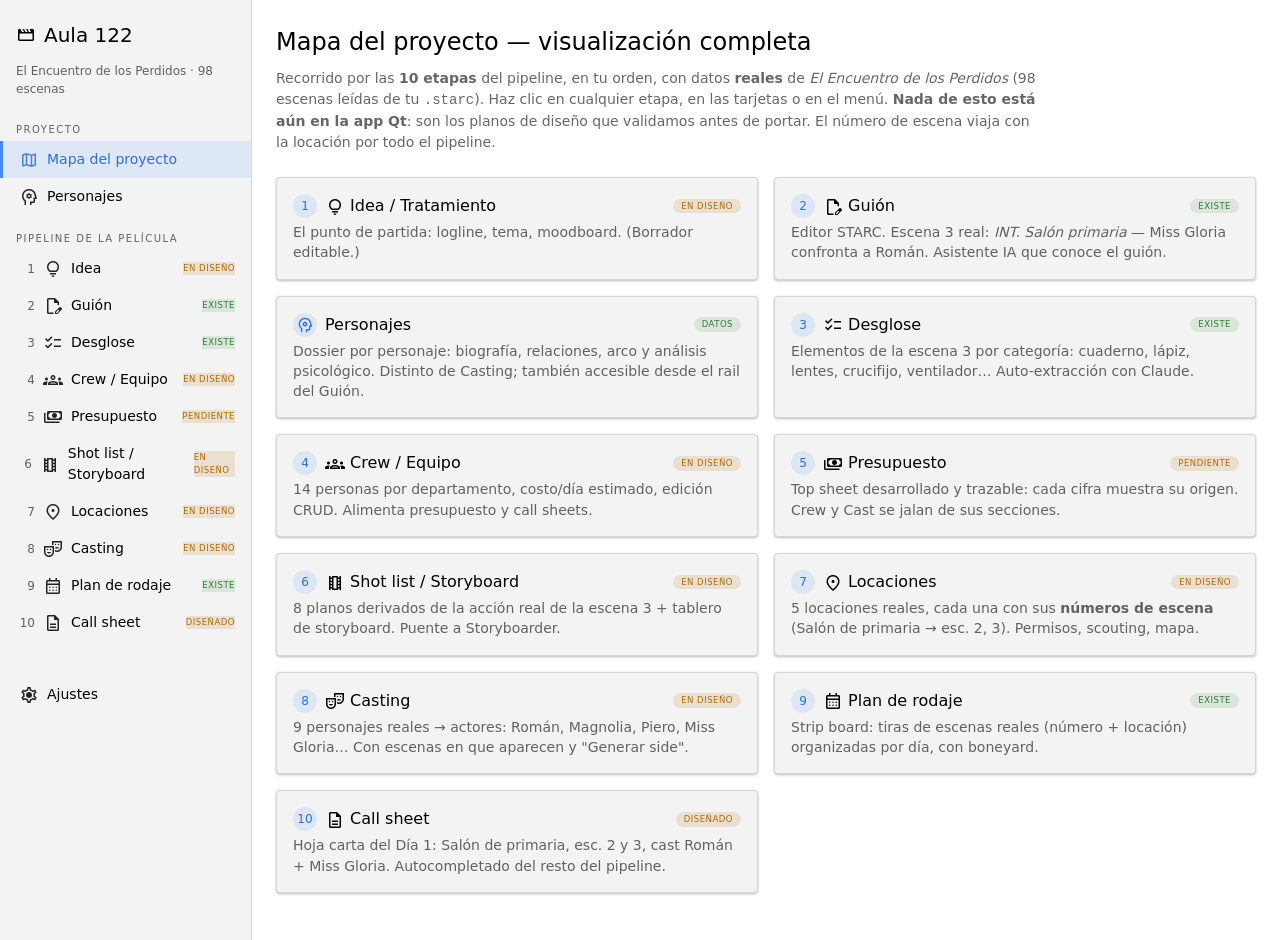
<file: design/index.html>
<!DOCTYPE html>
<html lang="es">
<head>
  <meta charset="utf-8">
  <title>Aula 122 — Mapa del proyecto (ejemplo completo, EDLP)</title>
  <link rel="stylesheet" href="./aula122-tokens.css">
  <style>
    body{margin:0;background:var(--background)}
    .muted{color:var(--on-surface-medium)}
    a.a122-nav__item{text-decoration:none;color:var(--on-surface)}
    a.a122-nav__item.is-active{color:#2f6fd6}

    .intro{padding:var(--px24) var(--px24) var(--px8)}
    .intro h1{font-size:var(--fz-h5);font-weight:var(--w-normal);margin:0 0 var(--px8)}
    .intro p{margin:0;max-width:760px;color:var(--on-surface-medium);font-size:var(--fz-body2);line-height:1.5}

    .grid{display:grid;grid-template-columns:repeat(2,1fr);gap:var(--px16);padding:var(--px16) var(--px24) var(--px48)}
    a.card{display:block;text-decoration:none;color:inherit;background:var(--surface);border:1px solid var(--divider);
      border-radius:var(--radius);padding:var(--px16);box-shadow:var(--shadow-1);transition:box-shadow .12s}
    a.card:hover{box-shadow:var(--shadow-2)}
    .card .top{display:flex;align-items:center;gap:var(--px8);margin-bottom:var(--px4)}
    .card .num{width:24px;height:24px;border-radius:50%;background:var(--selected);color:#2f6fd6;
      display:flex;align-items:center;justify-content:center;font-size:var(--fz-caption);font-weight:var(--w-medium);flex:none}
    .card .name{font-size:var(--fz-subtitle1);font-weight:var(--w-medium)}
    .card .st{margin-left:auto;font-size:8.5px;text-transform:uppercase;letter-spacing:.5px;padding:1px 8px;border-radius:8px}
    .st.ok{background:rgba(46,125,50,.12);color:#2e7d32}
    .st.wip{background:rgba(178,106,0,.14);color:#b26a00}
    .st.soon{background:rgba(0,0,0,.06);color:var(--on-surface-medium)}
    .card p{margin:0;font-size:var(--fz-body2);color:var(--on-surface-medium);line-height:1.45}
  </style>
</head>
<body>
  <div class="a122-shell">

    <!-- NAVEGACIÓN clickable: cada etapa abre su wireframe -->
    <nav class="a122-nav">
      <div class="a122-nav__brand"><span class="mi">movie</span> <b>Aula&nbsp;122</b></div>
      <div class="muted" style="padding:0 var(--px16) var(--px8);font-size:var(--fz-caption)">El Encuentro de los Perdidos · 98 escenas</div>
      <div class="a122-nav__group">Proyecto</div>
      <div class="a122-nav__item is-active"><span class="ico"><span class="mi">map</span></span> Mapa del proyecto</div>
      <a class="a122-nav__item" href="personajes.html"><span class="ico"><span class="mi">psychology</span></span> Personajes</a>
      <div class="a122-nav__group">Pipeline de la película</div>
      <a class="a122-nav__item" href="idea.html"><span class="num">1</span><span class="ico"><span class="mi">lightbulb</span></span> Idea <span class="st wip">en diseño</span></a>
      <a class="a122-nav__item" href="guion.html"><span class="num">2</span><span class="ico"><span class="mi">edit_document</span></span> Guión <span class="st ok">existe</span></a>
      <a class="a122-nav__item" href="desglose.html"><span class="num">3</span><span class="ico"><span class="mi">checklist</span></span> Desglose <span class="st ok">existe</span></a>
      <a class="a122-nav__item" href="equipo.html"><span class="num">4</span><span class="ico"><span class="mi">groups</span></span> Crew / Equipo <span class="st wip">en diseño</span></a>
      <a class="a122-nav__item" href="presupuesto.html"><span class="num">5</span><span class="ico"><span class="mi">payments</span></span> Presupuesto <span class="st wip">pendiente</span></a>
      <a class="a122-nav__item" href="shotlist.html"><span class="num">6</span><span class="ico"><span class="mi">theaters</span></span> Shot list / Storyboard <span class="st wip">en diseño</span></a>
      <a class="a122-nav__item" href="locaciones.html"><span class="num">7</span><span class="ico"><span class="mi">location_on</span></span> Locaciones <span class="st wip">en diseño</span></a>
      <a class="a122-nav__item" href="casting.html"><span class="num">8</span><span class="ico"><span class="mi">theater_comedy</span></span> Casting <span class="st wip">en diseño</span></a>
      <a class="a122-nav__item" href="plan-rodaje.html"><span class="num">9</span><span class="ico"><span class="mi">calendar_month</span></span> Plan de rodaje <span class="st ok">existe</span></a>
      <a class="a122-nav__item" href="7c-crew-call-sheets.html"><span class="num">10</span><span class="ico"><span class="mi">description</span></span> Call sheet <span class="st wip">diseñado</span></a>
      <div class="a122-nav__group">&nbsp;</div>
      <div class="a122-nav__item"><span class="ico"><span class="mi">settings</span></span> Ajustes</div>
    </nav>

    <main class="a122-main">
      <div class="intro">
        <h1>Mapa del proyecto — visualización completa</h1>
        <p>Recorrido por las <b>10 etapas</b> del pipeline, en tu orden, con datos <b>reales</b> de <i>El Encuentro de los Perdidos</i> (98 escenas leídas de tu <code>.starc</code>). Haz clic en cualquier etapa, en las tarjetas o en el menú. <b>Nada de esto está aún en la app Qt</b>: son los planos de diseño que validamos antes de portar. El número de escena viaja con la locación por todo el pipeline.</p>
      </div>

      <div class="grid">
        <a class="card" href="idea.html">
          <div class="top"><span class="num">1</span><span class="name"><span class="mi">lightbulb</span> Idea / Tratamiento</span><span class="st wip">en diseño</span></div>
          <p>El punto de partida: logline, tema, moodboard. (Borrador editable.)</p>
        </a>
        <a class="card" href="guion.html">
          <div class="top"><span class="num">2</span><span class="name"><span class="mi">edit_document</span> Guión</span><span class="st ok">existe</span></div>
          <p>Editor STARC. Escena 3 real: <i>INT. Salón primaria</i> — Miss Gloria confronta a Román. Asistente IA que conoce el guión.</p>
        </a>
        <a class="card" href="personajes.html">
          <div class="top"><span class="num"><span class="mi mi-sm">psychology</span></span><span class="name">Personajes</span><span class="st ok">datos</span></div>
          <p>Dossier por personaje: biografía, relaciones, arco y análisis psicológico. Distinto de Casting; también accesible desde el rail del Guión.</p>
        </a>
        <a class="card" href="desglose.html">
          <div class="top"><span class="num">3</span><span class="name"><span class="mi">checklist</span> Desglose</span><span class="st ok">existe</span></div>
          <p>Elementos de la escena 3 por categoría: cuaderno, lápiz, lentes, crucifijo, ventilador… Auto-extracción con Claude.</p>
        </a>
        <a class="card" href="equipo.html">
          <div class="top"><span class="num">4</span><span class="name"><span class="mi">groups</span> Crew / Equipo</span><span class="st wip">en diseño</span></div>
          <p>14 personas por departamento, costo/día estimado, edición CRUD. Alimenta presupuesto y call sheets.</p>
        </a>
        <a class="card" href="presupuesto.html">
          <div class="top"><span class="num">5</span><span class="name"><span class="mi">payments</span> Presupuesto</span><span class="st wip">pendiente</span></div>
          <p>Top sheet desarrollado y trazable: cada cifra muestra su origen. Crew y Cast se jalan de sus secciones.</p>
        </a>
        <a class="card" href="shotlist.html">
          <div class="top"><span class="num">6</span><span class="name"><span class="mi">theaters</span> Shot list / Storyboard</span><span class="st wip">en diseño</span></div>
          <p>8 planos derivados de la acción real de la escena 3 + tablero de storyboard. Puente a Storyboarder.</p>
        </a>
        <a class="card" href="locaciones.html">
          <div class="top"><span class="num">7</span><span class="name"><span class="mi">location_on</span> Locaciones</span><span class="st wip">en diseño</span></div>
          <p>5 locaciones reales, cada una con sus <b>números de escena</b> (Salón de primaria → esc. 2, 3). Permisos, scouting, mapa.</p>
        </a>
        <a class="card" href="casting.html">
          <div class="top"><span class="num">8</span><span class="name"><span class="mi">theater_comedy</span> Casting</span><span class="st wip">en diseño</span></div>
          <p>9 personajes reales → actores: Román, Magnolia, Piero, Miss Gloria… Con escenas en que aparecen y "Generar side".</p>
        </a>
        <a class="card" href="plan-rodaje.html">
          <div class="top"><span class="num">9</span><span class="name"><span class="mi">calendar_month</span> Plan de rodaje</span><span class="st ok">existe</span></div>
          <p>Strip board: tiras de escenas reales (número + locación) organizadas por día, con boneyard.</p>
        </a>
        <a class="card" href="7c-crew-call-sheets.html">
          <div class="top"><span class="num">10</span><span class="name"><span class="mi">description</span> Call sheet</span><span class="st wip">diseñado</span></div>
          <p>Hoja carta del Día 1: Salón de primaria, esc. 2 y 3, cast Román + Miss Gloria. Autocompletado del resto del pipeline.</p>
        </a>
      </div>
    </main>
  </div>
</body>
</html>
</file>
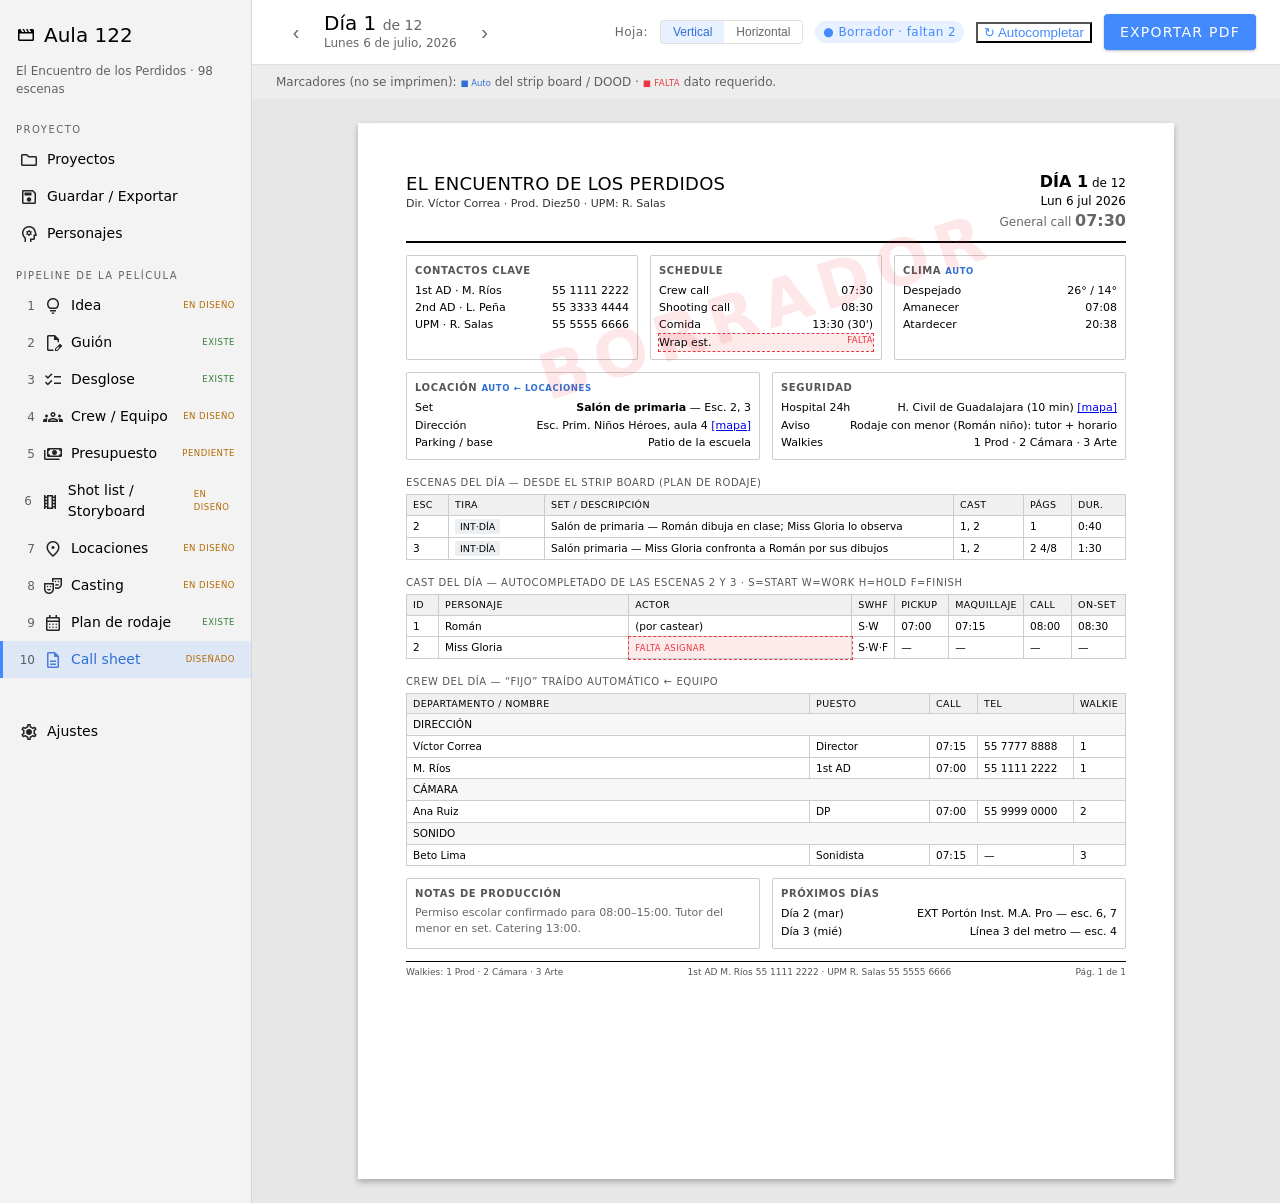
<file: design/7c-crew-call-sheets.html>
<!DOCTYPE html>
<html lang="es">
<head>
  <meta charset="utf-8">
  <title>Aula 122 — Call sheet (día real de EDLP)</title>
  <link rel="stylesheet" href="./aula122-tokens.css">
  <style>
    body{margin:0;background:var(--background)}
    .muted{color:var(--on-surface-medium)}
    .toolbar{display:flex;align-items:center;gap:var(--px12);padding:var(--px12) var(--px24);background:var(--background);border-bottom:1px solid var(--divider)}
    .toolbar .spacer{flex:1}
    .day-nav{display:flex;align-items:center;gap:var(--px8)}
    .day-nav .day-label{font-size:var(--fz-h6);font-weight:var(--w-medium);line-height:1.1}
    .day-nav .day-date{color:var(--on-surface-medium);font-size:var(--fz-caption)}
    .seg{display:inline-flex;border:1px solid var(--divider);border-radius:var(--radius);overflow:hidden}
    .seg button{border:0;background:transparent;padding:var(--px4) var(--px12);cursor:pointer;font-size:var(--fz-caption);color:var(--on-surface-medium)}
    .seg button.is-active{background:var(--selected);color:#2f6fd6}
    .legend{font-size:var(--fz-caption);color:var(--on-surface-medium);padding:var(--px8) var(--px24);background:#ededed}
    .kv{display:grid;grid-template-columns:140px 1fr;gap:var(--px8) var(--px16);align-items:center}
    .kv .k{color:var(--on-surface-medium);font-size:var(--fz-body2)}
    .strip{display:inline-block;font-size:9.5px;font-weight:var(--w-medium);padding:1px 5px;border-radius:2px;color:#000}
    .strip-intdia{background:#eceff1}.strip-extdia{background:#fff59d}.strip-intnoche{background:#90caf9}.strip-extnoche{background:#a5d6a7}
  </style>
</head>
<body>
  <div class="a122-shell">

    <!-- NAVEGACIÓN (orden de Victor — #10 activo) -->
    <nav class="a122-nav">
      <div class="a122-nav__brand"><span class="mi">movie</span> <b>Aula&nbsp;122</b></div>
      <div class="muted" style="padding:0 var(--px16) var(--px8);font-size:var(--fz-caption)">El Encuentro de los Perdidos · 98 escenas</div>
      <div class="a122-nav__group">Proyecto</div>
      <div class="a122-nav__item"><span class="ico"><span class="mi">folder</span></span> Proyectos</div>
      <div class="a122-nav__item"><span class="ico"><span class="mi">save</span></span> Guardar / Exportar</div>
      <div class="a122-nav__item"><span class="ico"><span class="mi">psychology</span></span> Personajes</div>
      <div class="a122-nav__group">Pipeline de la película</div>
      <div class="a122-nav__item"><span class="num">1</span><span class="ico"><span class="mi">lightbulb</span></span> Idea <span class="st wip">en diseño</span></div>
      <div class="a122-nav__item"><span class="num">2</span><span class="ico"><span class="mi">edit_document</span></span> Guión <span class="st ok">existe</span></div>
      <div class="a122-nav__item"><span class="num">3</span><span class="ico"><span class="mi">checklist</span></span> Desglose <span class="st ok">existe</span></div>
      <div class="a122-nav__item"><span class="num">4</span><span class="ico"><span class="mi">groups</span></span> Crew / Equipo <span class="st wip">en diseño</span></div>
      <div class="a122-nav__item"><span class="num">5</span><span class="ico"><span class="mi">payments</span></span> Presupuesto <span class="st wip">pendiente</span></div>
      <div class="a122-nav__item"><span class="num">6</span><span class="ico"><span class="mi">theaters</span></span> Shot list / Storyboard <span class="st wip">en diseño</span></div>
      <div class="a122-nav__item"><span class="num">7</span><span class="ico"><span class="mi">location_on</span></span> Locaciones <span class="st wip">en diseño</span></div>
      <div class="a122-nav__item"><span class="num">8</span><span class="ico"><span class="mi">theater_comedy</span></span> Casting <span class="st wip">en diseño</span></div>
      <div class="a122-nav__item"><span class="num">9</span><span class="ico"><span class="mi">calendar_month</span></span> Plan de rodaje <span class="st ok">existe</span></div>
      <div class="a122-nav__item is-active"><span class="num">10</span><span class="ico"><span class="mi">description</span></span> Call sheet <span class="st wip">diseñado</span></div>
      <div class="a122-nav__group">&nbsp;</div>
      <div class="a122-nav__item"><span class="ico"><span class="mi">settings</span></span> Ajustes</div>
    </nav>

    <main class="a122-main">

      <!-- Barra de control (no se imprime) -->
      <div class="toolbar">
        <div class="day-nav">
          <button class="a122-iconbtn" title="Día anterior">‹</button>
          <div>
            <div class="day-label">Día&nbsp;1 <span class="muted" style="font-size:var(--fz-body2)">de&nbsp;12</span></div>
            <div class="day-date">Lunes 6 de julio, 2026</div>
          </div>
          <button class="a122-iconbtn" title="Día siguiente">›</button>
        </div>
        <span class="spacer"></span>
        <span class="muted t-caption">Hoja:</span>
        <span class="seg" title="Carta vertical / horizontal">
          <button id="ori-v" class="is-active" onclick="orient(false)">Vertical</button>
          <button id="ori-h" onclick="orient(true)">Horizontal</button>
        </span>
        <span class="a122-chip chip-falta" title="Se puede exportar, pero está incompleto">● Borrador · faltan 2</span>
        <button class="a122-btn--text" title="Rellenar desde el strip board y el DOOD">↻ Autocompletar</button>
        <button class="a122-btn" title="Si está incompleto, sale marcado BORRADOR">Exportar PDF</button>
      </div>
      <div class="legend">
        Marcadores (no se imprimen): <span class="tag-auto">■ Auto</span> del strip board / DOOD ·
        <span class="tag-falta">■ FALTA</span> dato requerido.
      </div>

      <!-- Hoja carta -->
      <div class="doc-canvas">
        <div class="doc-letter" id="sheet">
          <div class="doc-draft">BORRADOR</div>

          <div class="doc-head">
            <div>
              <p class="doc-title">EL ENCUENTRO DE LOS PERDIDOS</p>
              <div class="doc-sub">Dir. Víctor Correa · Prod. Diez50 · UPM: R. Salas</div>
            </div>
            <div class="doc-daybox">
              <div><b>DÍA 1</b> de 12</div>
              <div>Lun 6 jul 2026</div>
              <div class="muted">General call <b>07:30</b></div>
            </div>
          </div>

          <div class="doc-grid">
            <div class="doc-block">
              <h4>Contactos clave</h4>
              <div class="line"><span>1st AD · M. Ríos</span><span>55 1111 2222</span></div>
              <div class="line"><span>2nd AD · L. Peña</span><span>55 3333 4444</span></div>
              <div class="line"><span>UPM · R. Salas</span><span>55 5555 6666</span></div>
            </div>
            <div class="doc-block">
              <h4>Schedule</h4>
              <div class="line"><span>Crew call</span><span>07:30</span></div>
              <div class="line"><span>Shooting call</span><span>08:30</span></div>
              <div class="line"><span>Comida</span><span>13:30 (30')</span></div>
              <div class="line needs"><span>Wrap est.</span><span class="tag-falta">Falta</span></div>
            </div>
            <div class="doc-block">
              <h4>Clima <span class="tag-auto">Auto</span></h4>
              <div class="line"><span>Despejado</span><span>26° / 14°</span></div>
              <div class="line"><span>Amanecer</span><span>07:08</span></div>
              <div class="line"><span>Atardecer</span><span>20:38</span></div>
            </div>
          </div>

          <div class="doc-grid doc-grid--2">
            <div class="doc-block">
              <h4>Locación <span class="tag-auto">Auto ← Locaciones</span></h4>
              <div class="line"><span>Set</span><span><b>Salón de primaria</b> — Esc. 2, 3</span></div>
              <div class="line"><span>Dirección</span><span>Esc. Prim. Niños Héroes, aula 4 <a href="#">[mapa]</a></span></div>
              <div class="line"><span>Parking / base</span><span>Patio de la escuela</span></div>
            </div>
            <div class="doc-block">
              <h4>Seguridad</h4>
              <div class="line"><span>Hospital 24h</span><span>H. Civil de Guadalajara (10 min) <a href="#">[mapa]</a></span></div>
              <div class="line"><span>Aviso</span><span>Rodaje con menor (Román niño): tutor + horario</span></div>
              <div class="line"><span>Walkies</span><span>1 Prod · 2 Cámara · 3 Arte</span></div>
            </div>
          </div>

          <!-- Escenas del día (número de escena + locación) -->
          <table class="doc-table">
            <caption>Escenas del día — desde el strip board (Plan de rodaje)</caption>
            <thead><tr><th style="width:42px">Esc</th><th style="width:96px">Tira</th><th>Set / descripción</th><th style="width:70px">Cast</th><th style="width:48px">Págs</th><th style="width:54px">Dur.</th></tr></thead>
            <tbody>
              <tr><td>2</td><td><span class="strip strip-intdia">INT·DÍA</span></td><td>Salón de primaria — Román dibuja en clase; Miss Gloria lo observa</td><td>1, 2</td><td>1</td><td>0:40</td></tr>
              <tr><td>3</td><td><span class="strip strip-intdia">INT·DÍA</span></td><td>Salón primaria — Miss Gloria confronta a Román por sus dibujos</td><td>1, 2</td><td>2 4/8</td><td>1:30</td></tr>
            </tbody>
          </table>

          <!-- Cast del día (de los personajes en las escenas del día) -->
          <table class="doc-table">
            <caption>Cast del día — autocompletado de las escenas 2 y 3 · S=Start W=Work H=Hold F=Finish</caption>
            <thead><tr><th style="width:32px">ID</th><th>Personaje</th><th>Actor</th><th style="width:42px">SWHF</th><th style="width:54px">Pickup</th><th style="width:62px">Maquillaje</th><th style="width:48px">Call</th><th style="width:54px">On-set</th></tr></thead>
            <tbody>
              <tr><td>1</td><td>Román</td><td>(por castear)</td><td>S·W</td><td>07:00</td><td>07:15</td><td>08:00</td><td>08:30</td></tr>
              <tr><td>2</td><td>Miss Gloria</td><td class="needs"><span class="tag-falta">Falta asignar</span></td><td>S·W·F</td><td>—</td><td>—</td><td>—</td><td>—</td></tr>
            </tbody>
          </table>

          <!-- Crew del día -->
          <table class="doc-table">
            <caption>Crew del día — “Fijo” traído automático ← Equipo</caption>
            <thead><tr><th>Departamento / nombre</th><th style="width:120px">Puesto</th><th style="width:48px">Call</th><th style="width:96px">Tel</th><th style="width:52px">Walkie</th></tr></thead>
            <tbody>
              <tr class="doc-deptrow"><td colspan="5">DIRECCIÓN</td></tr>
              <tr><td>Víctor Correa</td><td>Director</td><td>07:15</td><td>55 7777 8888</td><td>1</td></tr>
              <tr><td>M. Ríos</td><td>1st AD</td><td>07:00</td><td>55 1111 2222</td><td>1</td></tr>
              <tr class="doc-deptrow"><td colspan="5">CÁMARA</td></tr>
              <tr><td>Ana Ruiz</td><td>DP</td><td>07:00</td><td>55 9999 0000</td><td>2</td></tr>
              <tr class="doc-deptrow"><td colspan="5">SONIDO</td></tr>
              <tr><td>Beto Lima</td><td>Sonidista</td><td>07:15</td><td>—</td><td>3</td></tr>
            </tbody>
          </table>

          <div class="doc-grid doc-grid--2">
            <div class="doc-block"><h4>Notas de producción</h4>
              <div class="muted">Permiso escolar confirmado para 08:00–15:00. Tutor del menor en set. Catering 13:00.</div></div>
            <div class="doc-block"><h4>Próximos días</h4>
              <div class="line"><span>Día 2 (mar)</span><span>EXT Portón Inst. M.A. Pro — esc. 6, 7</span></div>
              <div class="line"><span>Día 3 (mié)</span><span>Línea 3 del metro — esc. 4</span></div></div>
          </div>

          <div class="doc-foot">
            <span>Walkies: 1 Prod · 2 Cámara · 3 Arte</span>
            <span>1st AD M. Ríos 55 1111 2222 · UPM R. Salas 55 5555 6666</span>
            <span>Pág. 1 de 1</span>
          </div>
        </div>
      </div>
    </main>
  </div>

  <script>
    function orient(landscape){
      document.getElementById('sheet').classList.toggle('doc-letter--landscape', landscape);
      document.getElementById('ori-v').classList.toggle('is-active', !landscape);
      document.getElementById('ori-h').classList.toggle('is-active', landscape);
    }
  </script>
</body>
</html>
</file>
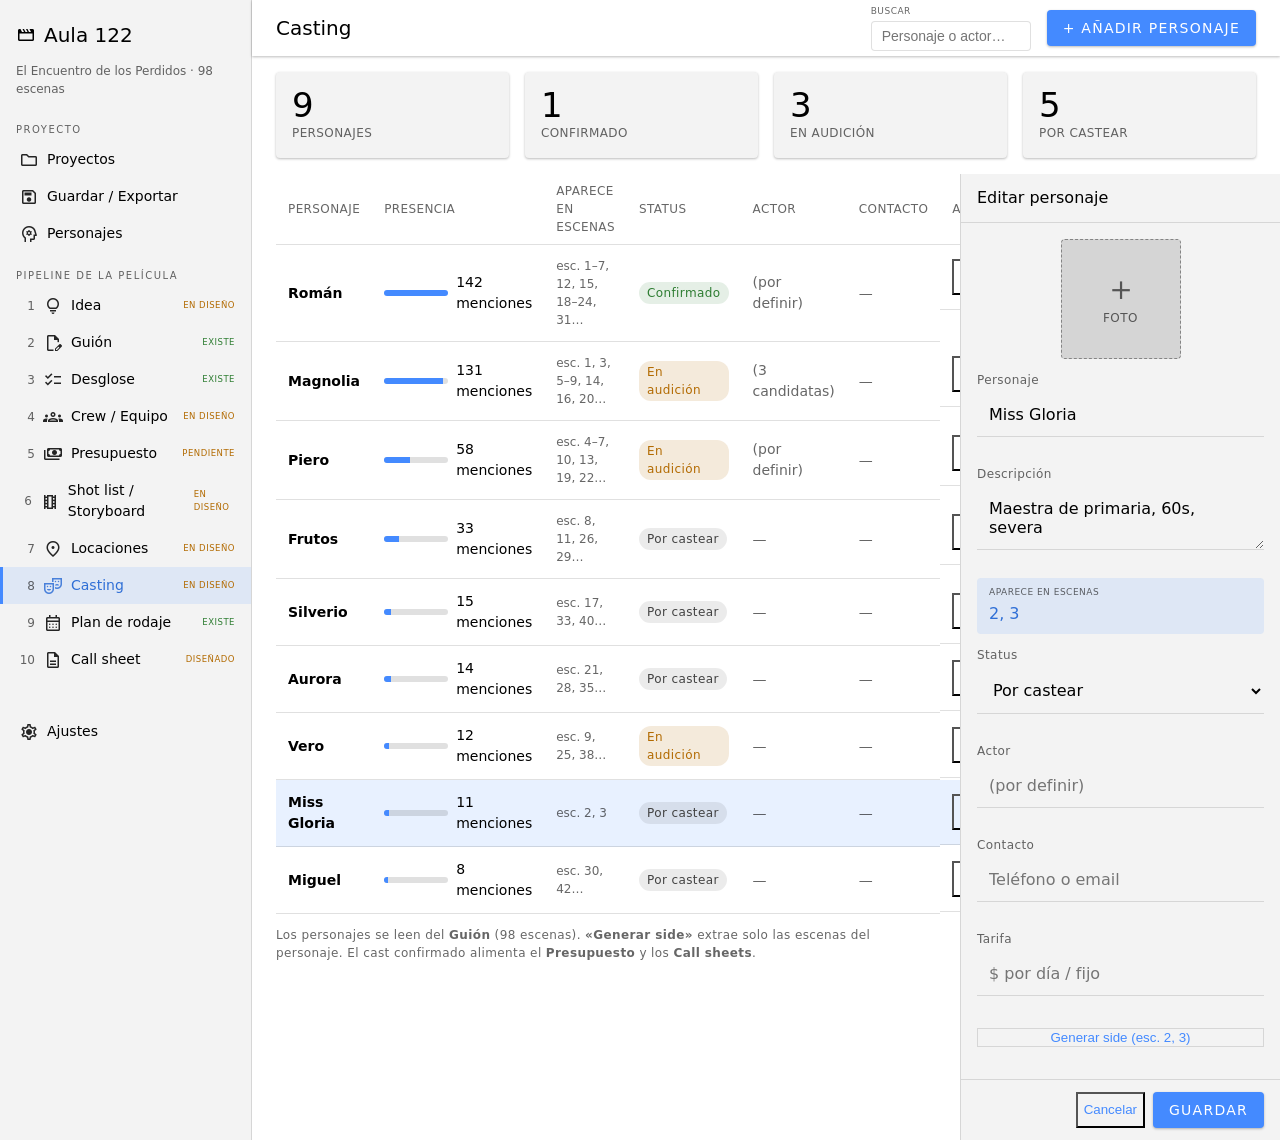
<file: design/casting.html>
<!DOCTYPE html>
<html lang="es">
<head>
  <meta charset="utf-8">
  <title>Aula 122 — Casting (visualización)</title>
  <link rel="stylesheet" href="./aula122-tokens.css">
  <style>
    body{margin:0;background:var(--background)}
    .muted{color:var(--on-surface-medium)}
    .a122-appbar .title{flex:none}
    .tb-field{display:flex;flex-direction:column;gap:2px}
    .tb-field label{font-size:9px;text-transform:uppercase;letter-spacing:.5px;color:var(--on-surface-medium)}
    .tb-field input,.tb-field select{border:1px solid var(--divider);border-radius:var(--radius);
      padding:6px 10px;font-size:var(--fz-body2);background:var(--background)}

    /* Tarjetas de resumen */
    .summary{display:grid;grid-template-columns:repeat(4,1fr);gap:var(--px16);padding:var(--px16) var(--px24)}
    .stat{display:flex;flex-direction:column;gap:2px}
    .stat .big{font-size:var(--fz-h4);font-weight:var(--w-normal);line-height:1}
    .stat .lbl{font-size:var(--fz-caption);color:var(--on-surface-medium);text-transform:uppercase;letter-spacing:.4px}

    /* Cuerpo: tabla + panel de edición */
    .body{flex:1;display:flex;min-height:0}
    .table-wrap{flex:1;overflow:auto;padding:0 var(--px24) var(--px24)}
    .a122-table td .scenes{font-size:var(--fz-caption);color:var(--on-surface-medium);display:block}
    .a122-table td .pres{display:inline-flex;align-items:center;gap:var(--px8)}
    .bar{width:64px;height:6px;border-radius:3px;background:var(--divider);overflow:hidden;flex:none}
    .bar > i{display:block;height:100%;background:var(--accent)}
    .acts{display:flex;gap:2px;align-items:center}

    /* Chips de status del casting (color-coded) */
    .chip-ok{background:rgba(46,125,50,.12);color:#2e7d32}
    .chip-aud{background:rgba(178,106,0,.14);color:#b26a00}
    .chip-todo{background:rgba(0,0,0,.08);color:#424242}

    /* Panel de edición (drawer derecho) */
    .edit{width:320px;flex:none;border-left:1px solid var(--divider);background:var(--surface);
      display:flex;flex-direction:column}
    .edit__head{padding:var(--px12) var(--px16);border-bottom:1px solid var(--divider);
      font-weight:var(--w-medium);display:flex;align-items:center}
    .edit__body{flex:1;overflow:auto;padding:var(--px16);display:flex;flex-direction:column;gap:var(--px12)}
    .edit__foot{padding:var(--px12) var(--px16);border-top:1px solid var(--divider);display:flex;gap:var(--px8);justify-content:flex-end}

    /* Headshot placeholder */
    .headshot{align-self:center;width:120px;height:120px;border-radius:var(--radius);
      background:var(--divider);display:flex;flex-direction:column;align-items:center;justify-content:center;
      gap:var(--px4);color:var(--on-surface-medium);cursor:pointer;border:1px dashed var(--on-surface-disabled)}
    .headshot .plus{font-size:var(--fz-h4);line-height:1}
    .headshot .cap{font-size:var(--fz-caption);text-transform:uppercase;letter-spacing:.5px}

    /* Resalte "Aparece en escenas" */
    .scene-hl{background:var(--selected);border-radius:var(--radius);padding:var(--px8) var(--px12);
      display:flex;flex-direction:column;gap:2px}
    .scene-hl .lbl{font-size:9px;text-transform:uppercase;letter-spacing:.5px;color:var(--on-surface-medium)}
    .scene-hl .val{font-size:var(--fz-subtitle1);font-weight:var(--w-medium);color:#2f6fd6}

    .a122-field--btn{margin-top:var(--px4)}
  </style>
</head>
<body>
  <div class="a122-shell">

    <!-- NAVEGACIÓN (orden de Victor — #8 Casting activo) -->
    <nav class="a122-nav">
      <div class="a122-nav__brand"><span class="mi">movie</span> <b>Aula&nbsp;122</b></div>
      <div class="muted" style="padding:0 var(--px16) var(--px8);font-size:var(--fz-caption)">El Encuentro de los Perdidos · 98 escenas</div>
      <div class="a122-nav__group">Proyecto</div>
      <div class="a122-nav__item"><span class="ico"><span class="mi">folder</span></span> Proyectos</div>
      <div class="a122-nav__item"><span class="ico"><span class="mi">save</span></span> Guardar / Exportar</div>
      <div class="a122-nav__item"><span class="ico"><span class="mi">psychology</span></span> Personajes</div>
      <div class="a122-nav__group">Pipeline de la película</div>
      <div class="a122-nav__item"><span class="num">1</span><span class="ico"><span class="mi">lightbulb</span></span> Idea <span class="st wip">en diseño</span></div>
      <div class="a122-nav__item"><span class="num">2</span><span class="ico"><span class="mi">edit_document</span></span> Guión <span class="st ok">existe</span></div>
      <div class="a122-nav__item"><span class="num">3</span><span class="ico"><span class="mi">checklist</span></span> Desglose <span class="st ok">existe</span></div>
      <div class="a122-nav__item"><span class="num">4</span><span class="ico"><span class="mi">groups</span></span> Crew / Equipo <span class="st wip">en diseño</span></div>
      <div class="a122-nav__item"><span class="num">5</span><span class="ico"><span class="mi">payments</span></span> Presupuesto <span class="st wip">pendiente</span></div>
      <div class="a122-nav__item"><span class="num">6</span><span class="ico"><span class="mi">theaters</span></span> Shot list / Storyboard <span class="st wip">en diseño</span></div>
      <div class="a122-nav__item"><span class="num">7</span><span class="ico"><span class="mi">location_on</span></span> Locaciones <span class="st wip">en diseño</span></div>
      <div class="a122-nav__item is-active"><span class="num">8</span><span class="ico"><span class="mi">theater_comedy</span></span> Casting <span class="st wip">en diseño</span></div>
      <div class="a122-nav__item"><span class="num">9</span><span class="ico"><span class="mi">calendar_month</span></span> Plan de rodaje <span class="st ok">existe</span></div>
      <div class="a122-nav__item"><span class="num">10</span><span class="ico"><span class="mi">description</span></span> Call sheet <span class="st wip">diseñado</span></div>
      <div class="a122-nav__group">&nbsp;</div>
      <div class="a122-nav__item"><span class="ico"><span class="mi">settings</span></span> Ajustes</div>
    </nav>

    <!-- ÁREA PRINCIPAL = gestor de casting -->
    <main class="a122-main">

      <!-- App-bar de la sección -->
      <div class="a122-appbar">
        <span class="title">Casting</span>
        <span class="spacer"></span>
        <div class="tb-field"><label>Buscar</label><input placeholder="Personaje o actor…" style="width:160px"></div>
        <button class="a122-btn">+ Añadir personaje</button>
      </div>

      <!-- Resumen (visibilidad de estado: avance del casting) -->
      <div class="summary">
        <div class="a122-card stat"><span class="big">9</span><span class="lbl">Personajes</span></div>
        <div class="a122-card stat"><span class="big">1</span><span class="lbl">Confirmado</span></div>
        <div class="a122-card stat"><span class="big">3</span><span class="lbl">En audición</span></div>
        <div class="a122-card stat"><span class="big">5</span><span class="lbl">Por castear</span></div>
      </div>

      <!-- Tabla de personajes (leídos del guión) + panel de edición -->
      <div class="body">
        <div class="table-wrap">
          <table class="a122-table">
            <thead><tr>
              <th>Personaje</th>
              <th style="width:150px">Presencia</th>
              <th>Aparece en escenas</th>
              <th style="width:120px">Status</th>
              <th style="width:150px">Actor</th>
              <th style="width:130px">Contacto</th>
              <th style="width:150px">Acciones</th>
            </tr></thead>
            <tbody>
              <tr>
                <td><b>Román</b></td>
                <td><span class="pres"><span class="bar"><i style="width:100%"></i></span>142 menciones</span></td>
                <td><span class="scenes">esc. 1–7, 12, 15, 18–24, 31…</span></td>
                <td><span class="a122-chip chip-ok">Confirmado</span></td>
                <td class="muted">(por definir)</td>
                <td class="muted">—</td>
                <td class="acts">
                  <button class="a122-btn--text" title="Extrae las escenas de Román en PDF">Generar side</button>
                  <button class="a122-iconbtn" title="Editar"><span class="mi">edit</span></button>
                </td>
              </tr>
              <tr>
                <td><b>Magnolia</b></td>
                <td><span class="pres"><span class="bar"><i style="width:92%"></i></span>131 menciones</span></td>
                <td><span class="scenes">esc. 1, 3, 5–9, 14, 16, 20…</span></td>
                <td><span class="a122-chip chip-aud">En audición</span></td>
                <td class="muted">(3 candidatas)</td>
                <td class="muted">—</td>
                <td class="acts">
                  <button class="a122-btn--text" title="Extrae las escenas de Magnolia en PDF">Generar side</button>
                  <button class="a122-iconbtn" title="Editar"><span class="mi">edit</span></button>
                </td>
              </tr>
              <tr>
                <td><b>Piero</b></td>
                <td><span class="pres"><span class="bar"><i style="width:41%"></i></span>58 menciones</span></td>
                <td><span class="scenes">esc. 4–7, 10, 13, 19, 22…</span></td>
                <td><span class="a122-chip chip-aud">En audición</span></td>
                <td class="muted">(por definir)</td>
                <td class="muted">—</td>
                <td class="acts">
                  <button class="a122-btn--text" title="Extrae las escenas de Piero en PDF">Generar side</button>
                  <button class="a122-iconbtn" title="Editar"><span class="mi">edit</span></button>
                </td>
              </tr>
              <tr>
                <td><b>Frutos</b></td>
                <td><span class="pres"><span class="bar"><i style="width:23%"></i></span>33 menciones</span></td>
                <td><span class="scenes">esc. 8, 11, 26, 29…</span></td>
                <td><span class="a122-chip chip-todo">Por castear</span></td>
                <td class="muted">—</td>
                <td class="muted">—</td>
                <td class="acts">
                  <button class="a122-btn--text" title="Extrae las escenas de Frutos en PDF">Generar side</button>
                  <button class="a122-iconbtn" title="Editar"><span class="mi">edit</span></button>
                </td>
              </tr>
              <tr>
                <td><b>Silverio</b></td>
                <td><span class="pres"><span class="bar"><i style="width:11%"></i></span>15 menciones</span></td>
                <td><span class="scenes">esc. 17, 33, 40…</span></td>
                <td><span class="a122-chip chip-todo">Por castear</span></td>
                <td class="muted">—</td>
                <td class="muted">—</td>
                <td class="acts">
                  <button class="a122-btn--text" title="Extrae las escenas de Silverio en PDF">Generar side</button>
                  <button class="a122-iconbtn" title="Editar"><span class="mi">edit</span></button>
                </td>
              </tr>
              <tr>
                <td><b>Aurora</b></td>
                <td><span class="pres"><span class="bar"><i style="width:10%"></i></span>14 menciones</span></td>
                <td><span class="scenes">esc. 21, 28, 35…</span></td>
                <td><span class="a122-chip chip-todo">Por castear</span></td>
                <td class="muted">—</td>
                <td class="muted">—</td>
                <td class="acts">
                  <button class="a122-btn--text" title="Extrae las escenas de Aurora en PDF">Generar side</button>
                  <button class="a122-iconbtn" title="Editar"><span class="mi">edit</span></button>
                </td>
              </tr>
              <tr>
                <td><b>Vero</b></td>
                <td><span class="pres"><span class="bar"><i style="width:8%"></i></span>12 menciones</span></td>
                <td><span class="scenes">esc. 9, 25, 38…</span></td>
                <td><span class="a122-chip chip-aud">En audición</span></td>
                <td class="muted">—</td>
                <td class="muted">—</td>
                <td class="acts">
                  <button class="a122-btn--text" title="Extrae las escenas de Vero en PDF">Generar side</button>
                  <button class="a122-iconbtn" title="Editar"><span class="mi">edit</span></button>
                </td>
              </tr>
              <tr class="is-selected">
                <td><b>Miss Gloria</b></td>
                <td><span class="pres"><span class="bar"><i style="width:8%"></i></span>11 menciones</span></td>
                <td><span class="scenes">esc. 2, 3</span></td>
                <td><span class="a122-chip chip-todo">Por castear</span></td>
                <td class="muted">—</td>
                <td class="muted">—</td>
                <td class="acts">
                  <button class="a122-btn--text" title="Extrae las escenas de Miss Gloria en PDF">Generar side</button>
                  <button class="a122-iconbtn" title="Editar"><span class="mi">edit</span></button>
                </td>
              </tr>
              <tr>
                <td><b>Miguel</b></td>
                <td><span class="pres"><span class="bar"><i style="width:6%"></i></span>8 menciones</span></td>
                <td><span class="scenes">esc. 30, 42…</span></td>
                <td><span class="a122-chip chip-todo">Por castear</span></td>
                <td class="muted">—</td>
                <td class="muted">—</td>
                <td class="acts">
                  <button class="a122-btn--text" title="Extrae las escenas de Miguel en PDF">Generar side</button>
                  <button class="a122-iconbtn" title="Editar"><span class="mi">edit</span></button>
                </td>
              </tr>
            </tbody>
          </table>
          <p class="t-caption muted" style="margin-top:var(--px12)">Los personajes se leen del <b>Guión</b> (98 escenas). <b>«Generar side»</b> extrae solo las escenas del personaje. El cast confirmado alimenta el <b>Presupuesto</b> y los <b>Call sheets</b>.</p>
        </div>

        <!-- Panel de edición (CRUD) — Miss Gloria seleccionada -->
        <aside class="edit">
          <div class="edit__head">Editar personaje</div>
          <div class="edit__body">
            <div class="headshot" title="Subir headshot del actor">
              <span class="plus">＋</span><span class="cap">foto</span>
            </div>
            <div class="a122-field"><label>Personaje</label><input value="Miss Gloria"></div>
            <div class="a122-field"><label>Descripción</label><textarea rows="2">Maestra de primaria, 60s, severa</textarea></div>
            <div class="scene-hl">
              <span class="lbl">Aparece en escenas</span>
              <span class="val">2, 3</span>
            </div>
            <div class="a122-field"><label>Status</label>
              <select>
                <option>Por castear</option>
                <option>En audición</option>
                <option>Confirmado</option>
              </select></div>
            <div class="a122-field"><label>Actor</label><input placeholder="(por definir)"></div>
            <div class="a122-field"><label>Contacto</label><input placeholder="Teléfono o email"></div>
            <div class="a122-field"><label>Tarifa</label><input placeholder="$ por día / fijo"></div>
            <div class="a122-field a122-field--btn">
              <button class="a122-btn--outlined" title="Extrae las escenas 2 y 3 (las de Miss Gloria) en PDF para audición">Generar side (esc. 2, 3)</button>
            </div>
          </div>
          <div class="edit__foot">
            <button class="a122-btn--text">Cancelar</button>
            <button class="a122-btn">Guardar</button>
          </div>
        </aside>
      </div>
    </main>
  </div>
</body>
</html>
</file>
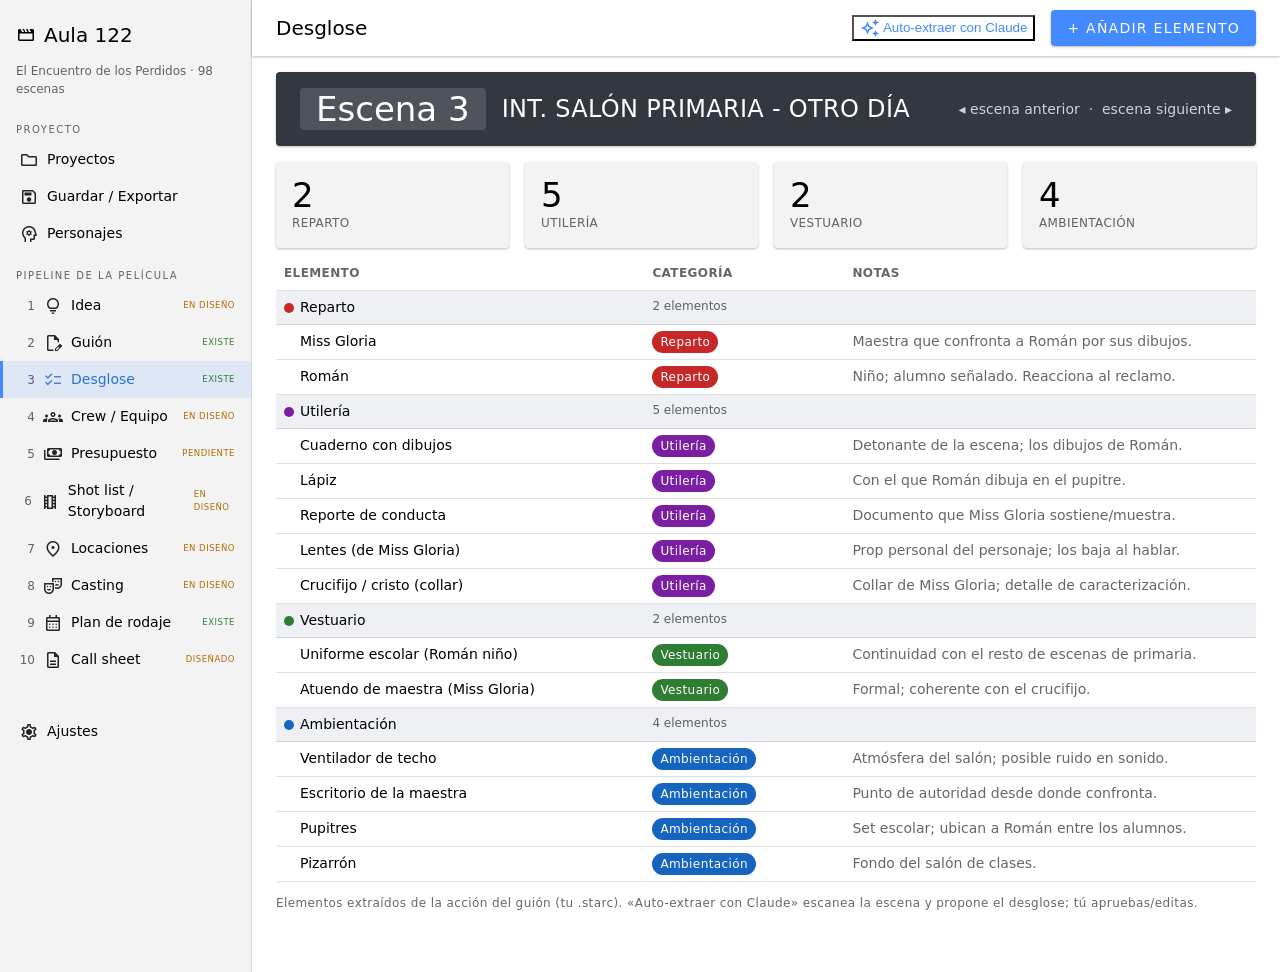
<file: design/desglose.html>
<!DOCTYPE html>
<html lang="es">
<head>
  <meta charset="utf-8">
  <title>Aula 122 — Desglose de escena (visualización)</title>
  <link rel="stylesheet" href="./aula122-tokens.css">
  <style>
    body{margin:0;background:var(--background)}
    .muted{color:var(--on-surface-medium)}

    /* Encabezado de escena MUY visible — número de escena junto a la locación */
    .scene-head{display:flex;align-items:center;gap:var(--px16);
      margin:var(--px16) var(--px24) 0;padding:var(--px16) var(--px24);
      background:var(--primary);color:var(--on-primary);border-radius:var(--radius);box-shadow:var(--shadow-1)}
    .scene-head .scene-num{font-size:var(--fz-h4);font-weight:var(--w-medium);line-height:1;
      font-variant-numeric:tabular-nums;background:rgba(255,255,255,.14);
      border-radius:var(--radius);padding:var(--px4) var(--px16);white-space:nowrap}
    .scene-head .scene-loc{font-size:var(--fz-h5);font-weight:var(--w-medium);letter-spacing:.3px}
    .scene-head .picker{margin-left:auto;font-size:var(--fz-body2);color:#cfd2d6}

    /* Tarjetas resumen — mismo patrón que presupuesto.html */
    .summary{display:grid;grid-template-columns:repeat(4,1fr);gap:var(--px16);padding:var(--px16) var(--px24) var(--px8)}
    .stat{display:flex;flex-direction:column;gap:2px}
    .stat .big{font-size:var(--fz-h4);font-weight:var(--w-normal);line-height:1;font-variant-numeric:tabular-nums}
    .stat .lbl{font-size:var(--fz-caption);color:var(--on-surface-medium);text-transform:uppercase;letter-spacing:.4px}

    /* Tabla de elementos del desglose, agrupada por categoría */
    .table-wrap{flex:1;overflow:auto;padding:0 var(--px24) var(--px48)}
    table.breakdown{width:100%;border-collapse:collapse;font-size:var(--fz-body2)}
    table.breakdown th{text-align:left;font-size:var(--fz-caption);text-transform:uppercase;letter-spacing:.4px;
      color:var(--on-surface-medium);padding:var(--px8);border-bottom:1px solid var(--divider)}
    table.breakdown td{padding:6px var(--px8);border-bottom:1px solid var(--divider);vertical-align:top}
    .catrow td{background:#eef0f4;font-weight:var(--w-medium)}
    .catrow .cnt{color:var(--on-surface-medium);font-weight:var(--w-normal);font-size:var(--fz-caption)}
    .lvl{padding-left:var(--px24)!important}
    .notes{color:var(--on-surface-medium)}

    /* Chips de categoría con colores estilo StudioBinder */
    .cat{display:inline-flex;align-items:center;gap:var(--px4);
      font-size:var(--fz-caption);font-weight:var(--w-medium);letter-spacing:.4px;
      padding:var(--px2) var(--px8);border-radius:12px;color:#fff;white-space:nowrap}
    .cat-reparto{background:#c62828}      /* Reparto — rojo (texto blanco pasa AA) */
    .cat-utileria{background:#7b1fa2}     /* Utilería — morado (AA) */
    .cat-vestuario{background:#2e7d32}    /* Vestuario — verde (AA) */
    .cat-ambientacion{background:#1565c0} /* Ambientación — azul (AA) */
    .cat-maquillaje{background:#e65100}   /* Maquillaje — naranja (AA) */
    .cat-vehiculos{background:#5d4037}    /* Vehículos — café (AA) */
    .cat-sfx{background:#f9a825;color:#000} /* SFX — amarillo con texto negro */
    /* punto de color en la fila de categoría agrupada */
    .dot{display:inline-block;width:10px;height:10px;border-radius:50%;margin-right:6px;vertical-align:middle}
  </style>
</head>
<body>
  <div class="a122-shell">

    <!-- NAVEGACIÓN (verbatim — fila Desglose activa) -->
    <nav class="a122-nav">
      <div class="a122-nav__brand"><span class="mi">movie</span> <b>Aula&nbsp;122</b></div>
      <div class="muted" style="padding:0 var(--px16) var(--px8);font-size:var(--fz-caption)">El Encuentro de los Perdidos · 98 escenas</div>
      <div class="a122-nav__group">Proyecto</div>
      <div class="a122-nav__item"><span class="ico"><span class="mi">folder</span></span> Proyectos</div>
      <div class="a122-nav__item"><span class="ico"><span class="mi">save</span></span> Guardar / Exportar</div>
      <div class="a122-nav__item"><span class="ico"><span class="mi">psychology</span></span> Personajes</div>
      <div class="a122-nav__group">Pipeline de la película</div>
      <div class="a122-nav__item"><span class="num">1</span><span class="ico"><span class="mi">lightbulb</span></span> Idea <span class="st wip">en diseño</span></div>
      <div class="a122-nav__item"><span class="num">2</span><span class="ico"><span class="mi">edit_document</span></span> Guión <span class="st ok">existe</span></div>
      <div class="a122-nav__item is-active"><span class="num">3</span><span class="ico"><span class="mi">checklist</span></span> Desglose <span class="st ok">existe</span></div>
      <div class="a122-nav__item"><span class="num">4</span><span class="ico"><span class="mi">groups</span></span> Crew / Equipo <span class="st wip">en diseño</span></div>
      <div class="a122-nav__item"><span class="num">5</span><span class="ico"><span class="mi">payments</span></span> Presupuesto <span class="st wip">pendiente</span></div>
      <div class="a122-nav__item"><span class="num">6</span><span class="ico"><span class="mi">theaters</span></span> Shot list / Storyboard <span class="st wip">en diseño</span></div>
      <div class="a122-nav__item"><span class="num">7</span><span class="ico"><span class="mi">location_on</span></span> Locaciones <span class="st wip">en diseño</span></div>
      <div class="a122-nav__item"><span class="num">8</span><span class="ico"><span class="mi">theater_comedy</span></span> Casting <span class="st wip">en diseño</span></div>
      <div class="a122-nav__item"><span class="num">9</span><span class="ico"><span class="mi">calendar_month</span></span> Plan de rodaje <span class="st ok">existe</span></div>
      <div class="a122-nav__item"><span class="num">10</span><span class="ico"><span class="mi">description</span></span> Call sheet <span class="st wip">diseñado</span></div>
      <div class="a122-nav__group">&nbsp;</div>
      <div class="a122-nav__item"><span class="ico"><span class="mi">settings</span></span> Ajustes</div>
    </nav>

    <main class="a122-main">

      <div class="a122-appbar">
        <span class="title">Desglose</span>
        <span class="spacer"></span>
        <button class="a122-btn--text" title="Escanea la acción de la escena y propone los elementos del desglose"><span class="mi">auto_awesome</span> Auto-extraer con Claude</button>
        <button class="a122-btn">+ Añadir elemento</button>
      </div>

      <!-- Encabezado de escena: NÚMERO junto a la LOCACIÓN -->
      <div class="scene-head">
        <span class="scene-num">Escena 3</span>
        <span class="scene-loc">INT. SALÓN PRIMARIA - OTRO DÍA</span>
        <span class="picker">◂ escena anterior&nbsp;&nbsp;·&nbsp;&nbsp;escena siguiente ▸</span>
      </div>

      <div class="summary">
        <div class="a122-card stat"><span class="big">2</span><span class="lbl">Reparto</span></div>
        <div class="a122-card stat"><span class="big">5</span><span class="lbl">Utilería</span></div>
        <div class="a122-card stat"><span class="big">2</span><span class="lbl">Vestuario</span></div>
        <div class="a122-card stat"><span class="big">4</span><span class="lbl">Ambientación</span></div>
      </div>

      <div class="table-wrap">
        <table class="breakdown">
          <thead><tr><th>Elemento</th><th style="width:200px">Categoría</th><th style="width:42%">Notas</th></tr></thead>
          <tbody>

            <!-- REPARTO -->
            <tr class="catrow"><td><span class="dot cat-reparto"></span>Reparto</td><td class="cnt">2 elementos</td><td></td></tr>
            <tr><td class="lvl">Miss Gloria</td><td><span class="cat cat-reparto">Reparto</span></td><td class="notes">Maestra que confronta a Román por sus dibujos.</td></tr>
            <tr><td class="lvl">Román</td><td><span class="cat cat-reparto">Reparto</span></td><td class="notes">Niño; alumno señalado. Reacciona al reclamo.</td></tr>

            <!-- UTILERÍA -->
            <tr class="catrow"><td><span class="dot cat-utileria"></span>Utilería</td><td class="cnt">5 elementos</td><td></td></tr>
            <tr><td class="lvl">Cuaderno con dibujos</td><td><span class="cat cat-utileria">Utilería</span></td><td class="notes">Detonante de la escena; los dibujos de Román.</td></tr>
            <tr><td class="lvl">Lápiz</td><td><span class="cat cat-utileria">Utilería</span></td><td class="notes">Con el que Román dibuja en el pupitre.</td></tr>
            <tr><td class="lvl">Reporte de conducta</td><td><span class="cat cat-utileria">Utilería</span></td><td class="notes">Documento que Miss Gloria sostiene/muestra.</td></tr>
            <tr><td class="lvl">Lentes (de Miss Gloria)</td><td><span class="cat cat-utileria">Utilería</span></td><td class="notes">Prop personal del personaje; los baja al hablar.</td></tr>
            <tr><td class="lvl">Crucifijo / cristo (collar)</td><td><span class="cat cat-utileria">Utilería</span></td><td class="notes">Collar de Miss Gloria; detalle de caracterización.</td></tr>

            <!-- VESTUARIO -->
            <tr class="catrow"><td><span class="dot cat-vestuario"></span>Vestuario</td><td class="cnt">2 elementos</td><td></td></tr>
            <tr><td class="lvl">Uniforme escolar (Román niño)</td><td><span class="cat cat-vestuario">Vestuario</span></td><td class="notes">Continuidad con el resto de escenas de primaria.</td></tr>
            <tr><td class="lvl">Atuendo de maestra (Miss Gloria)</td><td><span class="cat cat-vestuario">Vestuario</span></td><td class="notes">Formal; coherente con el crucifijo.</td></tr>

            <!-- AMBIENTACIÓN -->
            <tr class="catrow"><td><span class="dot cat-ambientacion"></span>Ambientación</td><td class="cnt">4 elementos</td><td></td></tr>
            <tr><td class="lvl">Ventilador de techo</td><td><span class="cat cat-ambientacion">Ambientación</span></td><td class="notes">Atmósfera del salón; posible ruido en sonido.</td></tr>
            <tr><td class="lvl">Escritorio de la maestra</td><td><span class="cat cat-ambientacion">Ambientación</span></td><td class="notes">Punto de autoridad desde donde confronta.</td></tr>
            <tr><td class="lvl">Pupitres</td><td><span class="cat cat-ambientacion">Ambientación</span></td><td class="notes">Set escolar; ubican a Román entre los alumnos.</td></tr>
            <tr><td class="lvl">Pizarrón</td><td><span class="cat cat-ambientacion">Ambientación</span></td><td class="notes">Fondo del salón de clases.</td></tr>

          </tbody>
        </table>
        <p class="t-caption muted" style="margin-top:var(--px12)">Elementos extraídos de la acción del guión (tu .starc). «Auto-extraer con Claude» escanea la escena y propone el desglose; tú apruebas/editas.</p>
      </div>

    </main>
  </div>
</body>
</html>
</file>
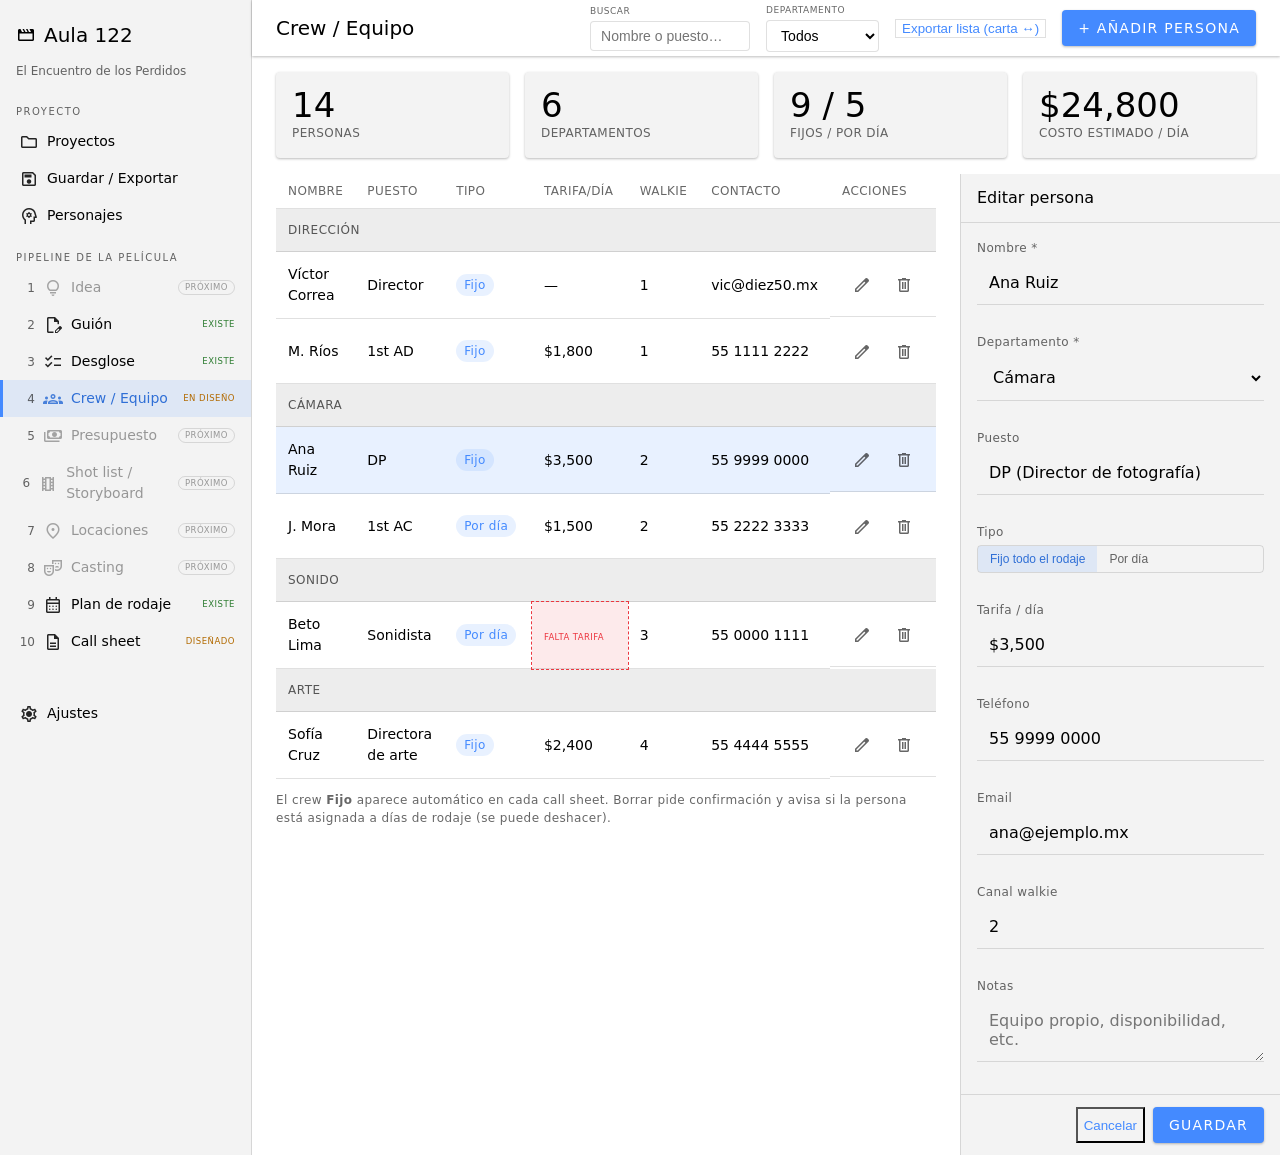
<file: design/equipo.html>
<!DOCTYPE html>
<html lang="es">
<head>
  <meta charset="utf-8">
  <title>Aula 122 — Crew / Equipo (visualización)</title>
  <link rel="stylesheet" href="./aula122-tokens.css">
  <style>
    body{margin:0;background:var(--background)}
    .muted{color:var(--on-surface-medium)}
    .a122-appbar .title{flex:none}
    .tb-field{display:flex;flex-direction:column;gap:2px}
    .tb-field label{font-size:9px;text-transform:uppercase;letter-spacing:.5px;color:var(--on-surface-medium)}
    .tb-field input,.tb-field select{border:1px solid var(--divider);border-radius:var(--radius);
      padding:6px 10px;font-size:var(--fz-body2);background:var(--background)}

    /* Tarjetas de resumen */
    .summary{display:grid;grid-template-columns:repeat(4,1fr);gap:var(--px16);padding:var(--px16) var(--px24)}
    .stat{display:flex;flex-direction:column;gap:2px}
    .stat .big{font-size:var(--fz-h4);font-weight:var(--w-normal);line-height:1}
    .stat .lbl{font-size:var(--fz-caption);color:var(--on-surface-medium);text-transform:uppercase;letter-spacing:.4px}

    /* Cuerpo: tabla + panel de edición */
    .body{flex:1;display:flex;min-height:0}
    .table-wrap{flex:1;overflow:auto;padding:0 var(--px24) var(--px24)}
    .deptrow td{background:#ededed;font-weight:var(--w-medium);font-size:var(--fz-caption);
      text-transform:uppercase;letter-spacing:.5px;color:#555}
    .a122-table td .warn{font-size:9px;color:var(--error);display:block}
    .acts{display:flex;gap:2px}

    /* Panel de edición (drawer derecho) */
    .edit{width:320px;flex:none;border-left:1px solid var(--divider);background:var(--surface);
      display:flex;flex-direction:column}
    .edit__head{padding:var(--px12) var(--px16);border-bottom:1px solid var(--divider);
      font-weight:var(--w-medium);display:flex;align-items:center}
    .edit__body{flex:1;overflow:auto;padding:var(--px16);display:flex;flex-direction:column;gap:var(--px12)}
    .edit__foot{padding:var(--px12) var(--px16);border-top:1px solid var(--divider);display:flex;gap:var(--px8);justify-content:flex-end}
    .seg{display:inline-flex;border:1px solid var(--divider);border-radius:var(--radius);overflow:hidden}
    .seg button{border:0;background:transparent;padding:6px 12px;cursor:pointer;font-size:var(--fz-caption);color:var(--on-surface-medium)}
    .seg button.is-active{background:var(--selected);color:#2f6fd6;font-weight:var(--w-medium)}
  </style>
</head>
<body>
  <div class="a122-shell">

    <!-- NAVEGACIÓN (orden de Victor — #4 activo) -->
    <nav class="a122-nav">
      <div class="a122-nav__brand"><span class="mi">movie</span> <b>Aula&nbsp;122</b></div>
      <div class="muted" style="padding:0 var(--px16) var(--px8);font-size:var(--fz-caption)">El Encuentro de los Perdidos</div>
      <div class="a122-nav__group">Proyecto</div>
      <div class="a122-nav__item"><span class="ico"><span class="mi">folder</span></span> Proyectos</div>
      <div class="a122-nav__item"><span class="ico"><span class="mi">save</span></span> Guardar / Exportar</div>
      <div class="a122-nav__item"><span class="ico"><span class="mi">psychology</span></span> Personajes</div>
      <div class="a122-nav__group">Pipeline de la película</div>
      <div class="a122-nav__item is-soon"><span class="num">1</span><span class="ico"><span class="mi">lightbulb</span></span> Idea <span class="st soon">próximo</span></div>
      <div class="a122-nav__item"><span class="num">2</span><span class="ico"><span class="mi">edit_document</span></span> Guión <span class="st ok">existe</span></div>
      <div class="a122-nav__item"><span class="num">3</span><span class="ico"><span class="mi">checklist</span></span> Desglose <span class="st ok">existe</span></div>
      <div class="a122-nav__item is-active"><span class="num">4</span><span class="ico"><span class="mi">groups</span></span> Crew / Equipo <span class="st wip">en diseño</span></div>
      <div class="a122-nav__item is-soon"><span class="num">5</span><span class="ico"><span class="mi">payments</span></span> Presupuesto <span class="st soon">próximo</span></div>
      <div class="a122-nav__item is-soon"><span class="num">6</span><span class="ico"><span class="mi">theaters</span></span> Shot list / Storyboard <span class="st soon">próximo</span></div>
      <div class="a122-nav__item is-soon"><span class="num">7</span><span class="ico"><span class="mi">location_on</span></span> Locaciones <span class="st soon">próximo</span></div>
      <div class="a122-nav__item is-soon"><span class="num">8</span><span class="ico"><span class="mi">theater_comedy</span></span> Casting <span class="st soon">próximo</span></div>
      <div class="a122-nav__item"><span class="num">9</span><span class="ico"><span class="mi">calendar_month</span></span> Plan de rodaje <span class="st ok">existe</span></div>
      <div class="a122-nav__item"><span class="num">10</span><span class="ico"><span class="mi">description</span></span> Call sheet <span class="st wip">diseñado</span></div>
      <div class="a122-nav__group">&nbsp;</div>
      <div class="a122-nav__item"><span class="ico"><span class="mi">settings</span></span> Ajustes</div>
    </nav>

    <!-- ÁREA PRINCIPAL = gestor de crew -->
    <main class="a122-main">

      <!-- App-bar de la sección -->
      <div class="a122-appbar">
        <span class="title">Crew / Equipo</span>
        <span class="spacer"></span>
        <div class="tb-field"><label>Buscar</label><input placeholder="Nombre o puesto…" style="width:160px"></div>
        <div class="tb-field"><label>Departamento</label>
          <select><option>Todos</option><option>Dirección</option><option>Cámara</option><option>Sonido</option><option>Arte</option><option>Producción</option></select></div>
        <button class="a122-btn--outlined" title="Exporta la lista del crew en carta horizontal">Exportar lista (carta ↔)</button>
        <button class="a122-btn">+ Añadir persona</button>
      </div>

      <!-- Resumen (visibilidad de estado: tamaño y costo del equipo) -->
      <div class="summary">
        <div class="a122-card stat"><span class="big">14</span><span class="lbl">Personas</span></div>
        <div class="a122-card stat"><span class="big">6</span><span class="lbl">Departamentos</span></div>
        <div class="a122-card stat"><span class="big">9 / 5</span><span class="lbl">Fijos / Por día</span></div>
        <div class="a122-card stat"><span class="big">$24,800</span><span class="lbl">Costo estimado / día</span></div>
      </div>

      <!-- Tabla (agrupada por departamento) + panel de edición -->
      <div class="body">
        <div class="table-wrap">
          <table class="a122-table">
            <thead><tr><th>Nombre</th><th>Puesto</th><th style="width:90px">Tipo</th><th style="width:96px">Tarifa/día</th><th style="width:64px">Walkie</th><th>Contacto</th><th style="width:72px">Acciones</th></tr></thead>
            <tbody>
              <tr class="deptrow"><td colspan="7">Dirección</td></tr>
              <tr><td>Víctor Correa</td><td>Director</td><td><span class="a122-chip chip-manual">Fijo</span></td><td>—</td><td>1</td><td>vic@diez50.mx</td>
                <td class="acts"><button class="a122-iconbtn" title="Editar"><span class="mi">edit</span></button><button class="a122-iconbtn" title="Borrar"><span class="mi">delete</span></button></td></tr>
              <tr><td>M. Ríos</td><td>1st AD</td><td><span class="a122-chip chip-manual">Fijo</span></td><td>$1,800</td><td>1</td><td>55 1111 2222</td>
                <td class="acts"><button class="a122-iconbtn" title="Editar"><span class="mi">edit</span></button><button class="a122-iconbtn" title="Borrar"><span class="mi">delete</span></button></td></tr>

              <tr class="deptrow"><td colspan="7">Cámara</td></tr>
              <tr class="is-selected"><td>Ana Ruiz</td><td>DP</td><td><span class="a122-chip chip-manual">Fijo</span></td><td>$3,500</td><td>2</td><td>55 9999 0000</td>
                <td class="acts"><button class="a122-iconbtn" title="Editar"><span class="mi">edit</span></button><button class="a122-iconbtn" title="Borrar · asignada a 8 días"><span class="mi">delete</span></button></td></tr>
              <tr><td>J. Mora</td><td>1st AC</td><td><span class="a122-chip chip-auto">Por día</span></td><td>$1,500</td><td>2</td><td>55 2222 3333</td>
                <td class="acts"><button class="a122-iconbtn" title="Editar"><span class="mi">edit</span></button><button class="a122-iconbtn" title="Borrar"><span class="mi">delete</span></button></td></tr>

              <tr class="deptrow"><td colspan="7">Sonido</td></tr>
              <tr><td>Beto Lima</td><td>Sonidista</td><td><span class="a122-chip chip-auto">Por día</span></td><td class="needs"><span class="tag-falta">Falta tarifa</span></td><td>3</td><td>55 0000 1111</td>
                <td class="acts"><button class="a122-iconbtn" title="Editar"><span class="mi">edit</span></button><button class="a122-iconbtn" title="Borrar"><span class="mi">delete</span></button></td></tr>

              <tr class="deptrow"><td colspan="7">Arte</td></tr>
              <tr><td>Sofía Cruz</td><td>Directora de arte</td><td><span class="a122-chip chip-manual">Fijo</span></td><td>$2,400</td><td>4</td><td>55 4444 5555</td>
                <td class="acts"><button class="a122-iconbtn" title="Editar"><span class="mi">edit</span></button><button class="a122-iconbtn" title="Borrar"><span class="mi">delete</span></button></td></tr>
            </tbody>
          </table>
          <p class="t-caption muted" style="margin-top:var(--px12)">El crew <b>Fijo</b> aparece automático en cada call sheet. Borrar pide confirmación y avisa si la persona está asignada a días de rodaje (se puede deshacer).</p>
        </div>

        <!-- Panel de edición (CRUD) -->
        <aside class="edit">
          <div class="edit__head">Editar persona</div>
          <div class="edit__body">
            <div class="a122-field"><label>Nombre *</label><input value="Ana Ruiz"></div>
            <div class="a122-field"><label>Departamento *</label>
              <select><option>Cámara</option><option>Dirección</option><option>Sonido</option><option>Arte</option><option>Producción</option><option>+ Nuevo departamento…</option></select></div>
            <div class="a122-field"><label>Puesto</label><input value="DP (Director de fotografía)"></div>
            <div class="a122-field"><label>Tipo</label>
              <span class="seg"><button class="is-active">Fijo todo el rodaje</button><button>Por día</button></span></div>
            <div class="a122-field"><label>Tarifa / día</label><input value="$3,500"></div>
            <div class="a122-field"><label>Teléfono</label><input value="55 9999 0000"></div>
            <div class="a122-field"><label>Email</label><input value="ana@ejemplo.mx"></div>
            <div class="a122-field"><label>Canal walkie</label><input value="2"></div>
            <div class="a122-field"><label>Notas</label><textarea rows="2" placeholder="Equipo propio, disponibilidad, etc."></textarea></div>
          </div>
          <div class="edit__foot">
            <button class="a122-btn--text">Cancelar</button>
            <button class="a122-btn">Guardar</button>
          </div>
        </aside>
      </div>
    </main>
  </div>
</body>
</html>
</file>
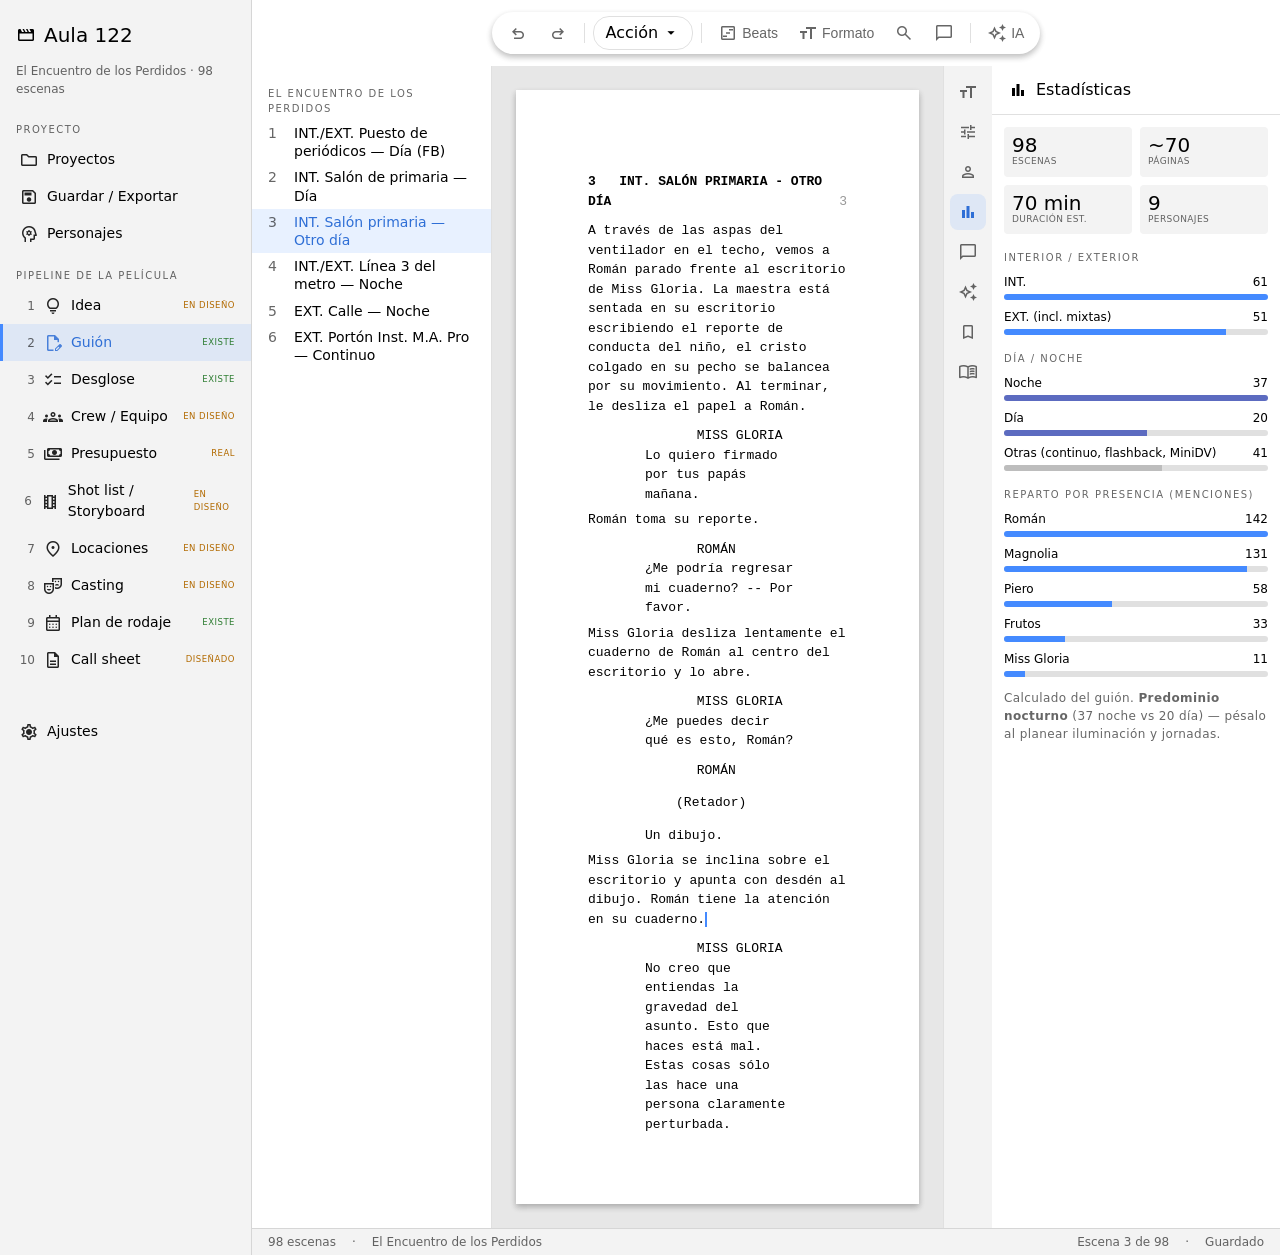
<file: design/guion.html>
<!DOCTYPE html>
<html lang="es">
<head>
  <meta charset="utf-8">
  <title>Aula 122 — Guión (escena real de EDLP)</title>
  <link rel="stylesheet" href="./aula122-tokens.css">
  <style>
    body{margin:0;background:var(--background)}
    .ed-toolbar{display:flex;align-items:center;gap:var(--px4);align-self:center;margin:var(--px12) auto;
      background:var(--background);box-shadow:var(--shadow-2);border-radius:24px;padding:var(--px4) var(--px8)}
    .ed-toolbar button{border:0;background:transparent;cursor:pointer;color:var(--on-surface-medium);padding:var(--px4) var(--px8);border-radius:16px;font-size:var(--fz-body2);display:inline-flex;align-items:center;gap:4px}
    .ed-toolbar button:hover{background:var(--hover)}
    .ed-toolbar .ptype{display:flex;align-items:center;gap:var(--px4);color:var(--on-surface);font-weight:var(--w-medium);border:1px solid var(--divider);border-radius:16px;padding:var(--px4) var(--px12)}
    .ed-toolbar .on{color:#2f6fd6;background:var(--selected)}
    .ed-toolbar .sep{width:1px;height:20px;background:var(--divider);margin:0 var(--px4)}

    .ed-body{flex:1;display:flex;min-height:0}
    .ed-tree{width:240px;flex:none;border-right:1px solid var(--divider);overflow:auto;padding:var(--px8) 0}
    .ed-tree .grp{font-size:var(--fz-overline);text-transform:uppercase;letter-spacing:1.5px;color:var(--on-surface-medium);padding:var(--px12) var(--px16) var(--px4)}
    .ed-tree .scene{display:flex;gap:var(--px8);padding:var(--px4) var(--px16);font-size:var(--fz-body2);cursor:pointer;line-height:1.3}
    .ed-tree .scene .n{color:var(--on-surface-medium);width:18px;flex:none}
    .ed-tree .scene:hover{background:var(--hover)}
    .ed-tree .scene.is-active{background:var(--selected);color:#2f6fd6;font-weight:var(--w-medium)}

    .ed-pagewrap{flex:1;overflow:auto;background:#e7e7e7;padding:var(--px24);display:flex;justify-content:center}
    .sp-page{width:640px;min-height:840px;background:#fff;color:#000;box-shadow:var(--shadow-2);
      padding:64px 72px;font-family:"Courier Prime","Courier New",monospace;font-size:13px;line-height:1.5}
    .sp-slug{font-weight:700;text-transform:uppercase;margin:18px 0 10px}
    .sp-action{margin:0 0 10px}
    .sp-char{margin:10px 0 0;padding-left:42%;text-transform:uppercase}
    .sp-paren{padding-left:34%}
    .sp-dialog{padding:0 18% 0 22%;margin:0 0 6px}
    .sp-cursor{border-left:2px solid var(--accent)}

    .ed-side{display:flex;flex:none;border-left:1px solid var(--divider)}
    .ed-rail{width:48px;flex:none;background:var(--surface);display:flex;flex-direction:column;align-items:center;gap:var(--px4);padding:var(--px8) 0}
    .ed-rail button{width:36px;height:36px;border:0;border-radius:8px;background:transparent;cursor:pointer;color:var(--on-surface-medium);display:flex;align-items:center;justify-content:center}
    .ed-rail button:hover{background:var(--hover)}
    .ed-rail button.is-active{background:var(--selected);color:#2f6fd6}
    .ed-panel{width:288px;flex:none;background:var(--background);display:flex;flex-direction:column}
    .ed-panel[hidden]{display:none}
    .ed-panel__head{padding:var(--px12) var(--px16);border-bottom:1px solid var(--divider);font-weight:var(--w-medium);display:flex;align-items:center;gap:var(--px8)}
    .ed-panel__body{flex:1;overflow:auto;padding:var(--px12)}

    /* Panel de Personajes */
    .chl{display:flex;flex-wrap:wrap;gap:4px;margin-bottom:var(--px12)}
    .chl button{border:1px solid var(--divider);background:transparent;border-radius:12px;padding:2px 9px;font-size:var(--fz-caption);cursor:pointer;color:var(--on-surface-medium)}
    .chl button.is-active{background:var(--selected);color:#2f6fd6;border-color:transparent;font-weight:var(--w-medium)}
    .cdetail .nm{font-size:var(--fz-subtitle1);font-weight:var(--w-medium)}
    .cdetail label{display:block;font-size:9px;text-transform:uppercase;letter-spacing:.5px;color:var(--on-surface-medium);margin-top:var(--px12)}
    .cdetail .v{font-size:var(--fz-body2)}
    .cdetail .empty{color:var(--on-surface-disabled);font-style:italic}
    .cdetail .links{display:flex;flex-wrap:wrap;gap:6px;margin-top:var(--px16)}
    .cdetail .links button{padding:4px 8px}

    /* Panel de Estadísticas */
    .sgrid{display:grid;grid-template-columns:1fr 1fr;gap:var(--px8);margin-bottom:var(--px8)}
    .sgrid .cell{background:var(--surface);border-radius:var(--radius);padding:var(--px8)}
    .sgrid .b{font-size:var(--fz-h6);font-weight:var(--w-medium);line-height:1;font-variant-numeric:tabular-nums}
    .sgrid .l{font-size:9px;text-transform:uppercase;letter-spacing:.4px;color:var(--on-surface-medium)}
    .sect{font-size:var(--fz-overline);text-transform:uppercase;letter-spacing:1.5px;color:var(--on-surface-medium);margin:var(--px16) 0 var(--px4)}
    .sline{margin:var(--px8) 0}
    .sline .lbl{display:flex;justify-content:space-between;font-size:var(--fz-caption);color:var(--on-surface)}
    .sbar{height:6px;border-radius:3px;background:var(--divider);overflow:hidden;margin-top:3px}
    .sbar > i{display:block;height:100%;background:var(--accent)}
    .sbar.alt > i{background:#5c6bc0}

    .ed-status{display:flex;gap:var(--px16);align-items:center;padding:var(--px4) var(--px16);border-top:1px solid var(--divider);background:var(--surface);font-size:var(--fz-caption);color:var(--on-surface-medium)}
    .ed-status .spacer{flex:1}
    .muted{color:var(--on-surface-medium)}
  </style>
</head>
<body>
  <div class="a122-shell">

    <nav class="a122-nav">
      <div class="a122-nav__brand"><span class="mi">movie</span> <b>Aula&nbsp;122</b></div>
      <div class="muted" style="padding:0 var(--px16) var(--px8);font-size:var(--fz-caption)">El Encuentro de los Perdidos · 98 escenas</div>
      <div class="a122-nav__group">Proyecto</div>
      <div class="a122-nav__item"><span class="ico"><span class="mi">folder</span></span> Proyectos</div>
      <div class="a122-nav__item"><span class="ico"><span class="mi">save</span></span> Guardar / Exportar</div>
      <div class="a122-nav__item"><span class="ico"><span class="mi">psychology</span></span> Personajes</div>
      <div class="a122-nav__group">Pipeline de la película</div>
      <div class="a122-nav__item"><span class="num">1</span><span class="ico"><span class="mi">lightbulb</span></span> Idea <span class="st wip">en diseño</span></div>
      <div class="a122-nav__item is-active"><span class="num">2</span><span class="ico"><span class="mi">edit_document</span></span> Guión <span class="st ok">existe</span></div>
      <div class="a122-nav__item"><span class="num">3</span><span class="ico"><span class="mi">checklist</span></span> Desglose <span class="st ok">existe</span></div>
      <div class="a122-nav__item"><span class="num">4</span><span class="ico"><span class="mi">groups</span></span> Crew / Equipo <span class="st wip">en diseño</span></div>
      <div class="a122-nav__item"><span class="num">5</span><span class="ico"><span class="mi">payments</span></span> Presupuesto <span class="st wip">real</span></div>
      <div class="a122-nav__item"><span class="num">6</span><span class="ico"><span class="mi">theaters</span></span> Shot list / Storyboard <span class="st wip">en diseño</span></div>
      <div class="a122-nav__item"><span class="num">7</span><span class="ico"><span class="mi">location_on</span></span> Locaciones <span class="st wip">en diseño</span></div>
      <div class="a122-nav__item"><span class="num">8</span><span class="ico"><span class="mi">theater_comedy</span></span> Casting <span class="st wip">en diseño</span></div>
      <div class="a122-nav__item"><span class="num">9</span><span class="ico"><span class="mi">calendar_month</span></span> Plan de rodaje <span class="st ok">existe</span></div>
      <div class="a122-nav__item"><span class="num">10</span><span class="ico"><span class="mi">description</span></span> Call sheet <span class="st wip">diseñado</span></div>
      <div class="a122-nav__group">&nbsp;</div>
      <div class="a122-nav__item"><span class="ico"><span class="mi">settings</span></span> Ajustes</div>
    </nav>

    <main class="a122-main">

      <div class="ed-toolbar">
        <button title="Deshacer"><span class="mi">undo</span></button>
        <button title="Rehacer"><span class="mi">redo</span></button>
        <span class="sep"></span>
        <span class="ptype" title="Tipo de párrafo">Acción <span class="mi mi-sm">arrow_drop_down</span></span>
        <span class="sep"></span>
        <button title="Beats / estructura"><span class="mi">view_timeline</span> Beats</button>
        <button title="Formato rápido"><span class="mi">format_size</span> Formato</button>
        <button title="Buscar (⌘F)"><span class="mi">search</span></button>
        <button title="Comentarios / revisión"><span class="mi">chat_bubble</span></button>
        <span class="sep"></span>
        <button title="Asistente IA (Claude)"><span class="mi">auto_awesome</span> IA</button>
      </div>

      <div class="ed-body">

        <aside class="ed-tree">
          <div class="grp">El Encuentro de los Perdidos</div>
          <div class="scene"><span class="n">1</span> INT./EXT. Puesto de periódicos — Día (FB)</div>
          <div class="scene"><span class="n">2</span> INT. Salón de primaria — Día</div>
          <div class="scene is-active"><span class="n">3</span> INT. Salón primaria — Otro día</div>
          <div class="scene"><span class="n">4</span> INT./EXT. Línea 3 del metro — Noche</div>
          <div class="scene"><span class="n">5</span> EXT. Calle — Noche</div>
          <div class="scene"><span class="n">6</span> EXT. Portón Inst. M.A. Pro — Continuo</div>
        </aside>

        <div class="ed-pagewrap">
          <div class="sp-page">
            <p class="sp-slug">3&nbsp;&nbsp;&nbsp;INT. SALÓN PRIMARIA - OTRO DÍA<span style="float:right;font-weight:400;color:#999">3</span></p>
            <p class="sp-action">A través de las aspas del ventilador en el techo, vemos a Román parado frente al escritorio de Miss Gloria. La maestra está sentada en su escritorio escribiendo el reporte de conducta del niño, el cristo colgado en su pecho se balancea por su movimiento. Al terminar, le desliza el papel a Román.</p>
            <p class="sp-char">MISS GLORIA</p>
            <p class="sp-dialog">Lo quiero firmado por tus papás mañana.</p>
            <p class="sp-action">Román toma su reporte.</p>
            <p class="sp-char">ROMÁN</p>
            <p class="sp-dialog">¿Me podría regresar mi cuaderno? -- Por favor.</p>
            <p class="sp-action">Miss Gloria desliza lentamente el cuaderno de Román al centro del escritorio y lo abre.</p>
            <p class="sp-char">MISS GLORIA</p>
            <p class="sp-dialog">¿Me puedes decir qué es esto, Román?</p>
            <p class="sp-char">ROMÁN</p>
            <p class="sp-paren">(Retador)</p>
            <p class="sp-dialog">Un dibujo.</p>
            <p class="sp-action">Miss Gloria se inclina sobre el escritorio y apunta con desdén al dibujo. Román tiene la atención en su cuaderno.<span class="sp-cursor"></span></p>
            <p class="sp-char">MISS GLORIA</p>
            <p class="sp-dialog">No creo que entiendas la gravedad del asunto. Esto que haces está mal. Estas cosas sólo las hace una persona claramente perturbada.</p>
          </div>
        </div>

        <!-- Sidebar derecho: rail con Estadísticas (activo) + Personajes -->
        <div class="ed-side">
          <div class="ed-rail">
            <button title="Formato rápido"><span class="mi">format_size</span></button>
            <button title="Parámetros de escena"><span class="mi">tune</span></button>
            <button title="Personajes" onclick="sidePanel('personajes')"><span class="mi">person</span></button>
            <button class="is-active" id="rail-stats" title="Estadísticas del guión" onclick="sidePanel('estadisticas')"><span class="mi">bar_chart</span></button>
            <button title="Comentarios"><span class="mi">chat_bubble</span></button>
            <button title="Asistente IA"><span class="mi">auto_awesome</span></button>
            <button title="Marcadores"><span class="mi">bookmark</span></button>
            <button title="Diccionarios"><span class="mi">menu_book</span></button>
          </div>

          <!-- Panel: ESTADÍSTICAS (datos reales del guión) -->
          <div class="ed-panel" data-panel="estadisticas">
            <div class="ed-panel__head"><span class="mi">bar_chart</span> Estadísticas</div>
            <div class="ed-panel__body">
              <div class="sgrid">
                <div class="cell"><div class="b">98</div><div class="l">Escenas</div></div>
                <div class="cell"><div class="b">~70</div><div class="l">Páginas</div></div>
                <div class="cell"><div class="b">70 min</div><div class="l">Duración est.</div></div>
                <div class="cell"><div class="b">9</div><div class="l">Personajes</div></div>
              </div>

              <div class="sect">Interior / Exterior</div>
              <div class="sline"><div class="lbl"><span>INT.</span><span>61</span></div><div class="sbar"><i style="width:100%"></i></div></div>
              <div class="sline"><div class="lbl"><span>EXT. (incl. mixtas)</span><span>51</span></div><div class="sbar"><i style="width:84%"></i></div></div>

              <div class="sect">Día / Noche</div>
              <div class="sline"><div class="lbl"><span>Noche</span><span>37</span></div><div class="sbar alt"><i style="width:100%"></i></div></div>
              <div class="sline"><div class="lbl"><span>Día</span><span>20</span></div><div class="sbar alt"><i style="width:54%"></i></div></div>
              <div class="sline"><div class="lbl"><span>Otras (continuo, flashback, MiniDV)</span><span>41</span></div><div class="sbar alt"><i style="width:60%;background:#bdbdbd"></i></div></div>

              <div class="sect">Reparto por presencia (menciones)</div>
              <div class="sline"><div class="lbl"><span>Román</span><span>142</span></div><div class="sbar"><i style="width:100%"></i></div></div>
              <div class="sline"><div class="lbl"><span>Magnolia</span><span>131</span></div><div class="sbar"><i style="width:92%"></i></div></div>
              <div class="sline"><div class="lbl"><span>Piero</span><span>58</span></div><div class="sbar"><i style="width:41%"></i></div></div>
              <div class="sline"><div class="lbl"><span>Frutos</span><span>33</span></div><div class="sbar"><i style="width:23%"></i></div></div>
              <div class="sline"><div class="lbl"><span>Miss Gloria</span><span>11</span></div><div class="sbar"><i style="width:8%"></i></div></div>

              <p class="t-caption muted" style="margin-top:var(--px12)">Calculado del guión. <b>Predominio nocturno</b> (37 noche vs 20 día) — pésalo al planear iluminación y jornadas.</p>
            </div>
          </div>

          <!-- Panel: PERSONAJES (vista rápida; la sección completa está en Personajes) -->
          <div class="ed-panel" data-panel="personajes" hidden>
            <div class="ed-panel__head"><span class="mi">person</span> Personajes <span class="muted t-caption" style="margin-left:auto">9</span></div>
            <div class="ed-panel__body">
              <div class="chl">
                <button class="is-active">Román</button><button>Magnolia</button><button>Piero</button>
                <button>Frutos</button><button>Miss Gloria</button><button>Ian</button>
                <button>Aurora</button><button>Silverio</button><button>Vero</button>
              </div>
              <div class="cdetail">
                <div class="nm">ROMÁN</div>
                <div class="muted t-caption">Protagonista · 18 años · (del .starc)</div>
                <label>Biografía / descripción</label>
                <div class="v empty">Sin biografía aún — escríbela o pídesela a la IA.</div>
                <label>Relaciones</label>
                <div class="v">Magnolia · Piero · Miss Gloria <span class="muted">(del .starc)</span></div>
                <label>Aparece en</label>
                <div class="v">142 menciones · esc. 1, 3, 4, 5, 6…</div>
                <div class="links">
                  <button class="a122-btn--text">Abrir en Personajes</button>
                  <button class="a122-btn--text"><span class="mi">auto_awesome</span> Análisis psicológico</button>
                </div>
              </div>
            </div>
          </div>
        </div>
      </div>

      <div class="ed-status">
        <span>98 escenas</span><span>·</span><span>El Encuentro de los Perdidos</span>
        <span class="spacer"></span>
        <span>Escena 3 de 98</span><span>·</span><span>Guardado</span>
      </div>
    </main>
  </div>

  <script>
    function sidePanel(name){
      document.querySelectorAll('.ed-panel[data-panel]').forEach(function(p){p.hidden=(p.dataset.panel!==name)});
      document.querySelectorAll('.ed-rail button').forEach(function(b){b.classList.remove('is-active')});
      var map={estadisticas:1,personajes:1};
      document.querySelectorAll('.ed-rail button').forEach(function(b){
        if(b.getAttribute('onclick') && b.getAttribute('onclick').indexOf("'"+name+"'")>-1) b.classList.add('is-active');
      });
    }
  </script>
</body>
</html>
</file>
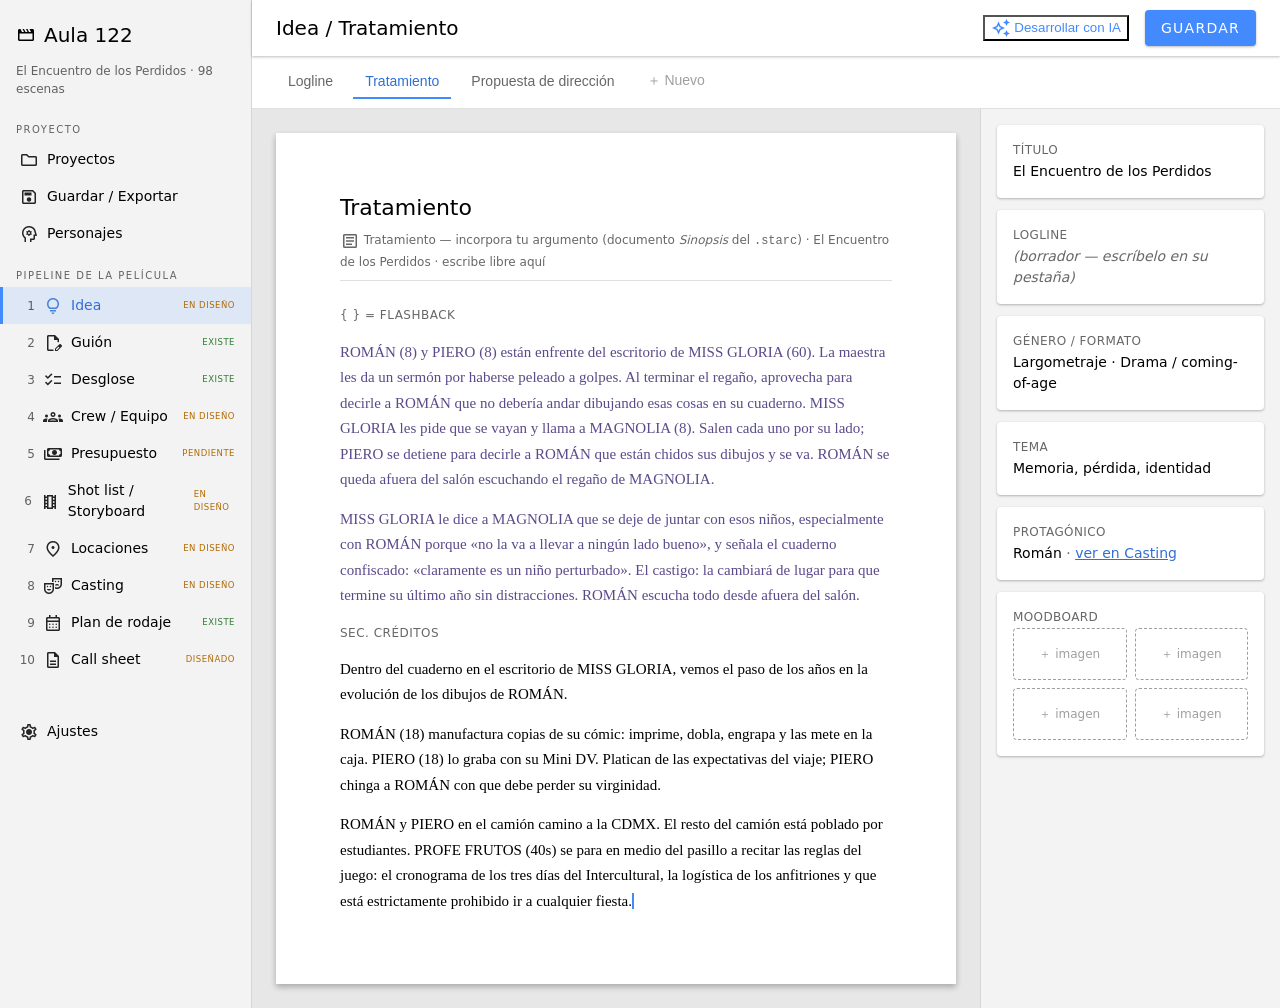
<file: design/idea.html>
<!DOCTYPE html>
<html lang="es">
<head>
  <meta charset="utf-8">
  <title>Aula 122 — Idea / Tratamiento (argumento real de EDLP)</title>
  <link rel="stylesheet" href="./aula122-tokens.css">
  <style>
    body{margin:0;background:var(--background)}
    .muted{color:var(--on-surface-medium)}

    /* Tabs de documentos de desarrollo */
    .dev-tabs{display:flex;gap:var(--px8);align-items:center;padding:var(--px8) var(--px24);border-bottom:1px solid var(--divider)}
    .dev-tab{border:0;background:transparent;cursor:pointer;font-size:var(--fz-body2);color:var(--on-surface-medium);
      padding:var(--px8) var(--px12);border-radius:var(--radius) var(--radius) 0 0;border-bottom:2px solid transparent}
    .dev-tab.is-active{color:#2f6fd6;border-bottom-color:var(--accent);font-weight:var(--w-medium)}
    .dev-tab:hover{background:var(--hover)}

    .dev-body{flex:1;display:flex;min-height:0}
    .doc-area{flex:1;overflow:auto;background:#e7e7e7;padding:var(--px24);display:flex;justify-content:center}

    /* Página de prosa para escribir el argumento */
    .prose{width:680px;min-height:840px;background:#fff;color:#000;box-shadow:var(--shadow-2);
      padding:56px 64px;font-size:15px;line-height:1.7;font-family:Georgia,"Times New Roman",serif}
    .prose h1{font-size:22px;font-family:var(--font);font-weight:var(--w-medium);margin:0 0 4px}
    .prose .srcnote{font-family:var(--font);font-size:var(--fz-caption);color:var(--on-surface-medium);
      margin-bottom:var(--px24);padding-bottom:var(--px8);border-bottom:1px solid var(--divider)}
    .prose p{margin:0 0 14px}
    .prose .fb{color:#5b4a8a}            /* texto marcado como flashback {…} */
    .prose .seq{font-family:var(--font);font-size:12px;letter-spacing:.5px;color:var(--on-surface-medium);text-transform:uppercase}
    .prose .caret{border-left:2px solid var(--accent)}

    /* Sidebar de metadatos */
    .meta{width:300px;flex:none;border-left:1px solid var(--divider);background:var(--surface);overflow:auto;padding:var(--px16);display:flex;flex-direction:column;gap:var(--px12)}
    .meta .a122-card{background:var(--background)}
    .meta label{display:block;font-size:var(--fz-caption);color:var(--on-surface-medium);text-transform:uppercase;letter-spacing:.4px;margin-bottom:2px}
    .meta .val{font-size:var(--fz-body2)}
    .mood{display:grid;grid-template-columns:repeat(2,1fr);gap:var(--px8)}
    .mood div{height:52px;border:1px dashed var(--on-surface-disabled);border-radius:var(--radius);
      display:flex;align-items:center;justify-content:center;color:var(--on-surface-disabled);font-size:var(--fz-caption)}
  </style>
</head>
<body>
  <div class="a122-shell">

    <!-- NAVEGACIÓN (orden de Victor — #1 activo) -->
    <nav class="a122-nav">
      <div class="a122-nav__brand"><span class="mi">movie</span> <b>Aula&nbsp;122</b></div>
      <div class="muted" style="padding:0 var(--px16) var(--px8);font-size:var(--fz-caption)">El Encuentro de los Perdidos · 98 escenas</div>
      <div class="a122-nav__group">Proyecto</div>
      <div class="a122-nav__item"><span class="ico"><span class="mi">folder</span></span> Proyectos</div>
      <div class="a122-nav__item"><span class="ico"><span class="mi">save</span></span> Guardar / Exportar</div>
      <div class="a122-nav__item"><span class="ico"><span class="mi">psychology</span></span> Personajes</div>
      <div class="a122-nav__group">Pipeline de la película</div>
      <div class="a122-nav__item is-active"><span class="num">1</span><span class="ico"><span class="mi">lightbulb</span></span> Idea <span class="st wip">en diseño</span></div>
      <div class="a122-nav__item"><span class="num">2</span><span class="ico"><span class="mi">edit_document</span></span> Guión <span class="st ok">existe</span></div>
      <div class="a122-nav__item"><span class="num">3</span><span class="ico"><span class="mi">checklist</span></span> Desglose <span class="st ok">existe</span></div>
      <div class="a122-nav__item"><span class="num">4</span><span class="ico"><span class="mi">groups</span></span> Crew / Equipo <span class="st wip">en diseño</span></div>
      <div class="a122-nav__item"><span class="num">5</span><span class="ico"><span class="mi">payments</span></span> Presupuesto <span class="st wip">pendiente</span></div>
      <div class="a122-nav__item"><span class="num">6</span><span class="ico"><span class="mi">theaters</span></span> Shot list / Storyboard <span class="st wip">en diseño</span></div>
      <div class="a122-nav__item"><span class="num">7</span><span class="ico"><span class="mi">location_on</span></span> Locaciones <span class="st wip">en diseño</span></div>
      <div class="a122-nav__item"><span class="num">8</span><span class="ico"><span class="mi">theater_comedy</span></span> Casting <span class="st wip">en diseño</span></div>
      <div class="a122-nav__item"><span class="num">9</span><span class="ico"><span class="mi">calendar_month</span></span> Plan de rodaje <span class="st ok">existe</span></div>
      <div class="a122-nav__item"><span class="num">10</span><span class="ico"><span class="mi">description</span></span> Call sheet <span class="st wip">diseñado</span></div>
      <div class="a122-nav__group">&nbsp;</div>
      <div class="a122-nav__item"><span class="ico"><span class="mi">settings</span></span> Ajustes</div>
    </nav>

    <main class="a122-main">

      <div class="a122-appbar">
        <span class="title">Idea / Tratamiento</span>
        <span class="spacer"></span>
        <button class="a122-btn--text" title="Claude ayuda a expandir logline, argumento o tratamiento"><span class="mi">auto_awesome</span> Desarrollar con IA</button>
        <button class="a122-btn">Guardar</button>
      </div>

      <!-- Documentos de desarrollo: aquí se escribe cada pieza -->
      <div class="dev-tabs">
        <button class="dev-tab">Logline</button>
        <button class="dev-tab is-active">Tratamiento</button>
        <button class="dev-tab">Propuesta de dirección</button>
        <button class="dev-tab" style="color:var(--on-surface-disabled)">＋ Nuevo</button>
      </div>

      <div class="dev-body">

        <!-- El lugar para escribir el ARGUMENTO (prosa libre, página de escritura) -->
        <div class="doc-area">
          <div class="prose">
            <h1>Tratamiento</h1>
            <div class="srcnote"><span class="mi">article</span> Tratamiento — incorpora tu argumento (documento <i>Sinopsis</i> del <code>.starc</code>) · El Encuentro de los Perdidos · escribe libre aquí</div>

            <p class="seq">{ } = flashback</p>
            <p class="fb">ROMÁN (8) y PIERO (8) están enfrente del escritorio de MISS GLORIA (60). La maestra les da un sermón por haberse peleado a golpes. Al terminar el regaño, aprovecha para decirle a ROMÁN que no debería andar dibujando esas cosas en su cuaderno. MISS GLORIA les pide que se vayan y llama a MAGNOLIA (8). Salen cada uno por su lado; PIERO se detiene para decirle a ROMÁN que están chidos sus dibujos y se va. ROMÁN se queda afuera del salón escuchando el regaño de MAGNOLIA.</p>
            <p class="fb">MISS GLORIA le dice a MAGNOLIA que se deje de juntar con esos niños, especialmente con ROMÁN porque «no la va a llevar a ningún lado bueno», y señala el cuaderno confiscado: «claramente es un niño perturbado». El castigo: la cambiará de lugar para que termine su último año sin distracciones. ROMÁN escucha todo desde afuera del salón.</p>

            <p class="seq">Sec. Créditos</p>
            <p>Dentro del cuaderno en el escritorio de MISS GLORIA, vemos el paso de los años en la evolución de los dibujos de ROMÁN.</p>
            <p>ROMÁN (18) manufactura copias de su cómic: imprime, dobla, engrapa y las mete en la caja. PIERO (18) lo graba con su Mini DV. Platican de las expectativas del viaje; PIERO chinga a ROMÁN con que debe perder su virginidad.</p>
            <p>ROMÁN y PIERO en el camión camino a la CDMX. El resto del camión está poblado por estudiantes. PROFE FRUTOS (40s) se para en medio del pasillo a recitar las reglas del juego: el cronograma de los tres días del Intercultural, la logística de los anfitriones y que está estrictamente prohibido ir a cualquier fiesta.<span class="caret">&nbsp;</span></p>
          </div>
        </div>

        <!-- Metadatos del proyecto -->
        <aside class="meta">
          <div class="a122-card">
            <label>Título</label>
            <div class="val">El Encuentro de los Perdidos</div>
          </div>
          <div class="a122-card">
            <label>Logline</label>
            <div class="val muted"><i>(borrador — escríbelo en su pestaña)</i></div>
          </div>
          <div class="a122-card">
            <label>Género / formato</label>
            <div class="val">Largometraje · Drama / coming-of-age</div>
          </div>
          <div class="a122-card">
            <label>Tema</label>
            <div class="val">Memoria, pérdida, identidad</div>
          </div>
          <div class="a122-card">
            <label>Protagónico</label>
            <div class="val">Román <span class="muted">· <a href="casting.html" style="color:#2f6fd6">ver en Casting</a></span></div>
          </div>
          <div class="a122-card">
            <label>Moodboard</label>
            <div class="mood"><div>＋ imagen</div><div>＋ imagen</div><div>＋ imagen</div><div>＋ imagen</div></div>
          </div>
        </aside>
      </div>
    </main>
  </div>
</body>
</html>
</file>
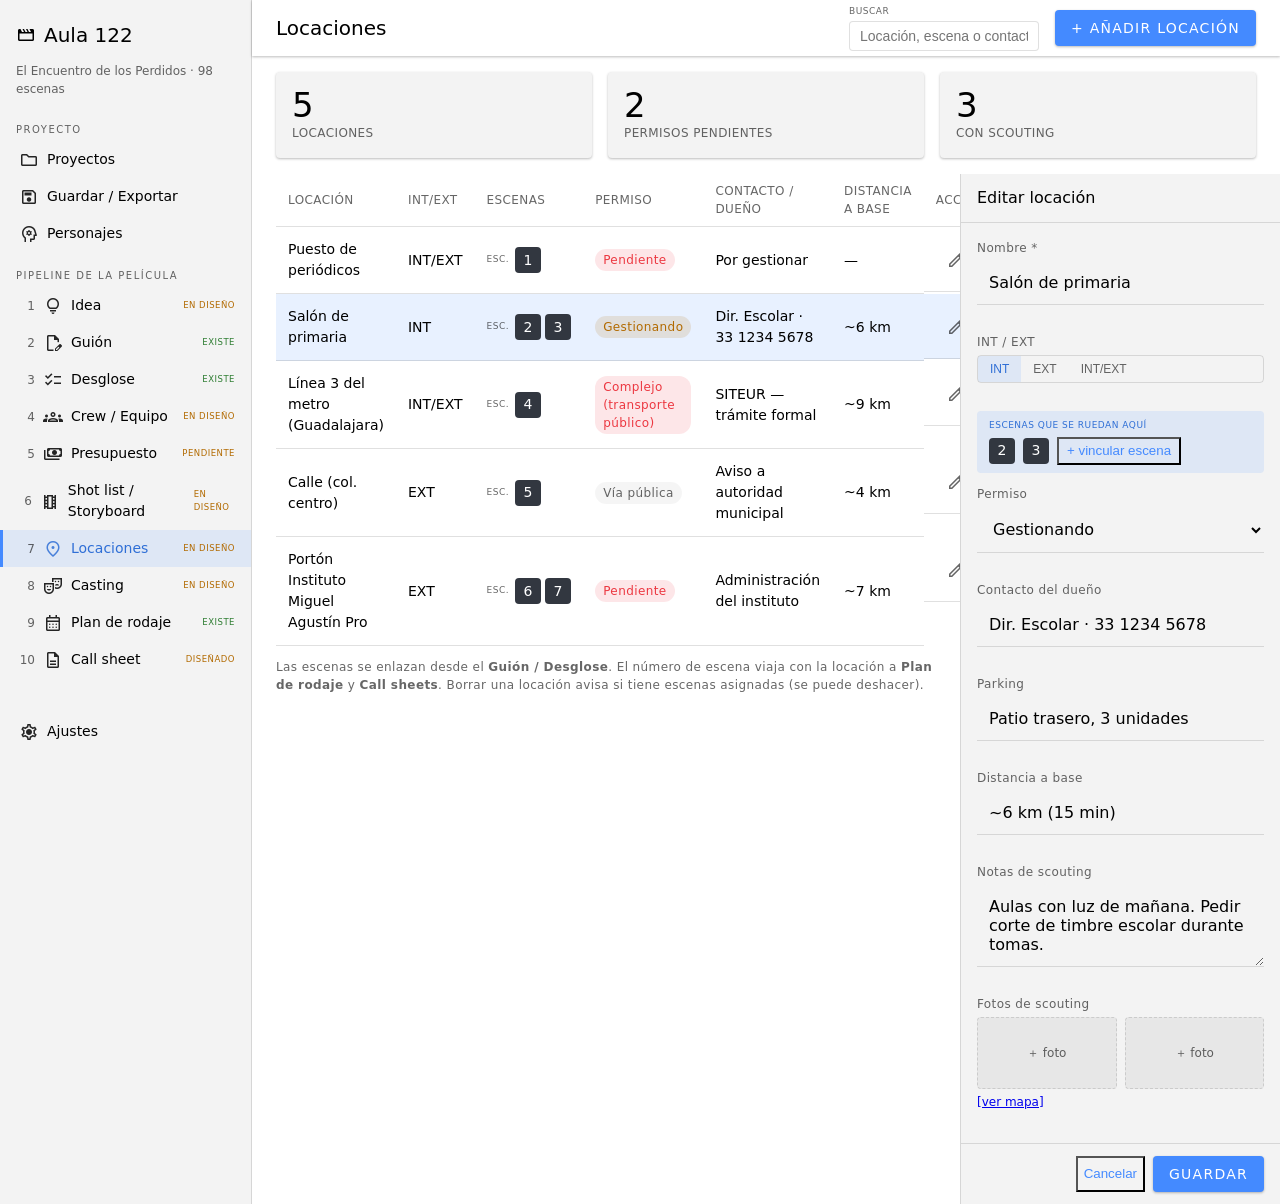
<file: design/locaciones.html>
<!DOCTYPE html>
<html lang="es">
<head>
  <meta charset="utf-8">
  <title>Aula 122 — Locaciones (visualización)</title>
  <link rel="stylesheet" href="./aula122-tokens.css">
  <style>
    body{margin:0;background:var(--background)}
    .muted{color:var(--on-surface-medium)}
    .a122-appbar .title{flex:none}
    .tb-field{display:flex;flex-direction:column;gap:2px}
    .tb-field label{font-size:9px;text-transform:uppercase;letter-spacing:.5px;color:var(--on-surface-medium)}
    .tb-field input,.tb-field select{border:1px solid var(--divider);border-radius:var(--radius);
      padding:6px 10px;font-size:var(--fz-body2);background:var(--background)}

    /* Tarjetas de resumen */
    .summary{display:grid;grid-template-columns:repeat(3,1fr);gap:var(--px16);padding:var(--px16) var(--px24)}
    .stat{display:flex;flex-direction:column;gap:2px}
    .stat .big{font-size:var(--fz-h4);font-weight:var(--w-normal);line-height:1}
    .stat .lbl{font-size:var(--fz-caption);color:var(--on-surface-medium);text-transform:uppercase;letter-spacing:.4px}

    /* Cuerpo: tabla + panel de edición */
    .body{flex:1;display:flex;min-height:0}
    .table-wrap{flex:1;overflow:auto;padding:0 var(--px24) var(--px24)}
    .acts{display:flex;gap:2px}

    /* Número(s) de escena — protagonista de esta pantalla */
    .scn{display:inline-flex;align-items:center;justify-content:center;
      min-width:26px;height:26px;padding:0 6px;border-radius:var(--radius);
      background:var(--primary);color:var(--on-primary);
      font-size:var(--fz-body2);font-weight:var(--w-medium);letter-spacing:.3px}
    .scn-cell{display:flex;align-items:center;gap:var(--px4)}
    .scn-lbl{font-size:9px;text-transform:uppercase;letter-spacing:.5px;color:var(--on-surface-medium);margin-right:2px}

    /* Chips de estado de permiso (color-coded) */
    .chip-pend{background:rgba(236,55,64,.12);color:var(--error)}
    .chip-wip{background:rgba(178,106,0,.14);color:#b26a00}
    .chip-ok{background:rgba(46,125,50,.14);color:#2e7d32}
    .chip-info{background:var(--hover);color:var(--on-surface-medium)}

    /* Panel de edición (drawer derecho) */
    .edit{width:320px;flex:none;border-left:1px solid var(--divider);background:var(--surface);
      display:flex;flex-direction:column}
    .edit__head{padding:var(--px12) var(--px16);border-bottom:1px solid var(--divider);
      font-weight:var(--w-medium);display:flex;align-items:center}
    .edit__body{flex:1;overflow:auto;padding:var(--px16);display:flex;flex-direction:column;gap:var(--px12)}
    .edit__foot{padding:var(--px12) var(--px16);border-top:1px solid var(--divider);display:flex;gap:var(--px8);justify-content:flex-end}
    .seg{display:inline-flex;border:1px solid var(--divider);border-radius:var(--radius);overflow:hidden}
    .seg button{border:0;background:transparent;padding:6px 12px;cursor:pointer;font-size:var(--fz-caption);color:var(--on-surface-medium)}
    .seg button.is-active{background:var(--selected);color:#2f6fd6;font-weight:var(--w-medium)}

    /* Campo de escenas resaltado dentro del panel de edición */
    .scn-field{background:var(--selected);border-radius:var(--radius);padding:var(--px8) var(--px12);
      display:flex;flex-direction:column;gap:var(--px4)}
    .scn-field .scn-lbl{color:#2f6fd6}
    .scn-field .row{display:flex;align-items:center;gap:var(--px8);flex-wrap:wrap}

    /* Miniaturas de foto (placeholders) */
    .photos{display:flex;gap:var(--px8)}
    .photo{flex:1;height:72px;background:#e7e7e7;border:1px dashed var(--divider);border-radius:var(--radius);
      display:flex;align-items:center;justify-content:center;color:var(--on-surface-medium);
      font-size:var(--fz-caption);cursor:pointer}
    .maplink{font-size:var(--fz-caption)}
  </style>
</head>
<body>
  <div class="a122-shell">

    <!-- NAVEGACIÓN (verbatim — fila Locaciones marcada is-active) -->
    <nav class="a122-nav">
      <div class="a122-nav__brand"><span class="mi">movie</span> <b>Aula&nbsp;122</b></div>
      <div class="muted" style="padding:0 var(--px16) var(--px8);font-size:var(--fz-caption)">El Encuentro de los Perdidos · 98 escenas</div>
      <div class="a122-nav__group">Proyecto</div>
      <div class="a122-nav__item"><span class="ico"><span class="mi">folder</span></span> Proyectos</div>
      <div class="a122-nav__item"><span class="ico"><span class="mi">save</span></span> Guardar / Exportar</div>
      <div class="a122-nav__item"><span class="ico"><span class="mi">psychology</span></span> Personajes</div>
      <div class="a122-nav__group">Pipeline de la película</div>
      <div class="a122-nav__item"><span class="num">1</span><span class="ico"><span class="mi">lightbulb</span></span> Idea <span class="st wip">en diseño</span></div>
      <div class="a122-nav__item"><span class="num">2</span><span class="ico"><span class="mi">edit_document</span></span> Guión <span class="st ok">existe</span></div>
      <div class="a122-nav__item"><span class="num">3</span><span class="ico"><span class="mi">checklist</span></span> Desglose <span class="st ok">existe</span></div>
      <div class="a122-nav__item"><span class="num">4</span><span class="ico"><span class="mi">groups</span></span> Crew / Equipo <span class="st wip">en diseño</span></div>
      <div class="a122-nav__item"><span class="num">5</span><span class="ico"><span class="mi">payments</span></span> Presupuesto <span class="st wip">pendiente</span></div>
      <div class="a122-nav__item"><span class="num">6</span><span class="ico"><span class="mi">theaters</span></span> Shot list / Storyboard <span class="st wip">en diseño</span></div>
      <div class="a122-nav__item is-active"><span class="num">7</span><span class="ico"><span class="mi">location_on</span></span> Locaciones <span class="st wip">en diseño</span></div>
      <div class="a122-nav__item"><span class="num">8</span><span class="ico"><span class="mi">theater_comedy</span></span> Casting <span class="st wip">en diseño</span></div>
      <div class="a122-nav__item"><span class="num">9</span><span class="ico"><span class="mi">calendar_month</span></span> Plan de rodaje <span class="st ok">existe</span></div>
      <div class="a122-nav__item"><span class="num">10</span><span class="ico"><span class="mi">description</span></span> Call sheet <span class="st wip">diseñado</span></div>
      <div class="a122-nav__group">&nbsp;</div>
      <div class="a122-nav__item"><span class="ico"><span class="mi">settings</span></span> Ajustes</div>
    </nav>

    <!-- ÁREA PRINCIPAL = gestor de locaciones / scouting -->
    <main class="a122-main">

      <!-- App-bar de la sección -->
      <div class="a122-appbar">
        <span class="title">Locaciones</span>
        <span class="spacer"></span>
        <div class="tb-field"><label>Buscar</label><input placeholder="Locación, escena o contacto…" style="width:190px"></div>
        <button class="a122-btn">+ Añadir locación</button>
      </div>

      <!-- Resumen (visibilidad de estado del scouting) -->
      <div class="summary">
        <div class="a122-card stat"><span class="big">5</span><span class="lbl">Locaciones</span></div>
        <div class="a122-card stat"><span class="big">2</span><span class="lbl">Permisos pendientes</span></div>
        <div class="a122-card stat"><span class="big">3</span><span class="lbl">Con scouting</span></div>
      </div>

      <!-- Tabla de locaciones + panel de edición -->
      <div class="body">
        <div class="table-wrap">
          <table class="a122-table">
            <thead>
              <tr>
                <th>Locación</th>
                <th style="width:80px">INT/EXT</th>
                <th style="width:120px">Escenas</th>
                <th style="width:140px">Permiso</th>
                <th>Contacto / Dueño</th>
                <th style="width:120px">Distancia a base</th>
                <th style="width:72px">Acciones</th>
              </tr>
            </thead>
            <tbody>
              <tr>
                <td>Puesto de periódicos</td>
                <td>INT/EXT</td>
                <td><span class="scn-cell"><span class="scn-lbl">Esc.</span><span class="scn">1</span></span></td>
                <td><span class="a122-chip chip-pend">Pendiente</span></td>
                <td>Por gestionar</td>
                <td>—</td>
                <td class="acts"><button class="a122-iconbtn" title="Editar"><span class="mi">edit</span></button><button class="a122-iconbtn" title="Borrar"><span class="mi">delete</span></button></td>
              </tr>

              <tr class="is-selected">
                <td>Salón de primaria</td>
                <td>INT</td>
                <td><span class="scn-cell"><span class="scn-lbl">Esc.</span><span class="scn">2</span><span class="scn">3</span></span></td>
                <td><span class="a122-chip chip-wip">Gestionando</span></td>
                <td>Dir. Escolar · 33 1234 5678</td>
                <td>~6 km</td>
                <td class="acts"><button class="a122-iconbtn" title="Editar"><span class="mi">edit</span></button><button class="a122-iconbtn" title="Borrar"><span class="mi">delete</span></button></td>
              </tr>

              <tr>
                <td>Línea 3 del metro (Guadalajara)</td>
                <td>INT/EXT</td>
                <td><span class="scn-cell"><span class="scn-lbl">Esc.</span><span class="scn">4</span></span></td>
                <td><span class="a122-chip chip-pend">Complejo (transporte público)</span></td>
                <td>SITEUR — trámite formal</td>
                <td>~9 km</td>
                <td class="acts"><button class="a122-iconbtn" title="Editar"><span class="mi">edit</span></button><button class="a122-iconbtn" title="Borrar"><span class="mi">delete</span></button></td>
              </tr>

              <tr>
                <td>Calle (col. centro)</td>
                <td>EXT</td>
                <td><span class="scn-cell"><span class="scn-lbl">Esc.</span><span class="scn">5</span></span></td>
                <td><span class="a122-chip chip-info">Vía pública</span></td>
                <td>Aviso a autoridad municipal</td>
                <td>~4 km</td>
                <td class="acts"><button class="a122-iconbtn" title="Editar"><span class="mi">edit</span></button><button class="a122-iconbtn" title="Borrar"><span class="mi">delete</span></button></td>
              </tr>

              <tr>
                <td>Portón Instituto Miguel Agustín Pro</td>
                <td>EXT</td>
                <td><span class="scn-cell"><span class="scn-lbl">Esc.</span><span class="scn">6</span><span class="scn">7</span></span></td>
                <td><span class="a122-chip chip-pend">Pendiente</span></td>
                <td>Administración del instituto</td>
                <td>~7 km</td>
                <td class="acts"><button class="a122-iconbtn" title="Editar"><span class="mi">edit</span></button><button class="a122-iconbtn" title="Borrar"><span class="mi">delete</span></button></td>
              </tr>
            </tbody>
          </table>
          <p class="t-caption muted" style="margin-top:var(--px12)">Las escenas se enlazan desde el <b>Guión / Desglose</b>. El número de escena viaja con la locación a <b>Plan de rodaje</b> y <b>Call sheets</b>. Borrar una locación avisa si tiene escenas asignadas (se puede deshacer).</p>
        </div>

        <!-- Panel de edición (CRUD) — locación seleccionada -->
        <aside class="edit">
          <div class="edit__head">Editar locación</div>
          <div class="edit__body">
            <div class="a122-field"><label>Nombre *</label><input value="Salón de primaria"></div>

            <div class="a122-field"><label>INT / EXT</label>
              <span class="seg"><button class="is-active">INT</button><button>EXT</button><button>INT/EXT</button></span></div>

            <!-- Escenas: lo más importante — resaltado -->
            <div class="scn-field">
              <span class="scn-lbl">Escenas que se ruedan aquí</span>
              <div class="row">
                <span class="scn">2</span><span class="scn">3</span>
                <button class="a122-btn--text" style="height:28px;padding:0 var(--px8)">+ vincular escena</button>
              </div>
            </div>

            <div class="a122-field"><label>Permiso</label>
              <select>
                <option>Pendiente</option>
                <option selected>Gestionando</option>
                <option>Aprobado</option>
              </select></div>

            <div class="a122-field"><label>Contacto del dueño</label><input value="Dir. Escolar · 33 1234 5678"></div>
            <div class="a122-field"><label>Parking</label><input value="Patio trasero, 3 unidades"></div>
            <div class="a122-field"><label>Distancia a base</label><input value="~6 km (15 min)"></div>
            <div class="a122-field"><label>Notas de scouting</label><textarea rows="3" placeholder="Luz natural, ruido, accesos, horarios permitidos…">Aulas con luz de mañana. Pedir corte de timbre escolar durante tomas.</textarea></div>

            <div class="a122-field">
              <label>Fotos de scouting</label>
              <div class="photos">
                <div class="photo">＋ foto</div>
                <div class="photo">＋ foto</div>
              </div>
              <a class="maplink" href="#">[ver mapa]</a>
            </div>
          </div>
          <div class="edit__foot">
            <button class="a122-btn--text">Cancelar</button>
            <button class="a122-btn">Guardar</button>
          </div>
        </aside>
      </div>
    </main>
  </div>
</body>
</html>
</file>
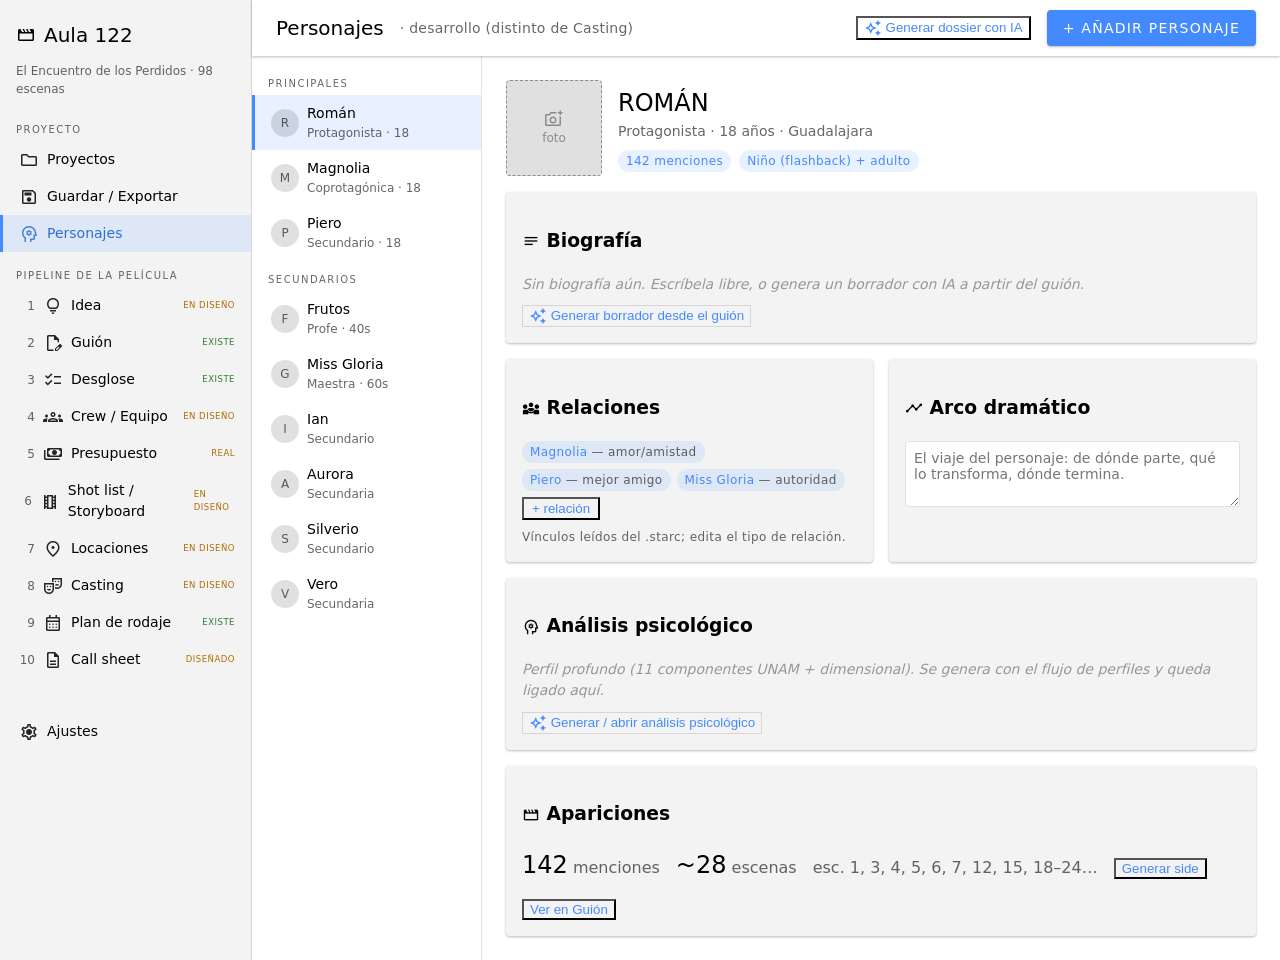
<file: design/personajes.html>
<!DOCTYPE html>
<html lang="es">
<head>
  <meta charset="utf-8">
  <title>Aula 122 — Personajes (dossier)</title>
  <link rel="stylesheet" href="./aula122-tokens.css">
  <style>
    body{margin:0;background:var(--background)}
    .muted{color:var(--on-surface-medium)}
    .body{flex:1;display:flex;min-height:0}

    /* Lista de personajes (izquierda) */
    .clist{width:230px;flex:none;border-right:1px solid var(--divider);overflow:auto;padding:var(--px8) 0}
    .clist .grp{font-size:var(--fz-overline);text-transform:uppercase;letter-spacing:1.5px;color:var(--on-surface-medium);padding:var(--px12) var(--px16) var(--px4)}
    .clist .c{display:flex;align-items:center;gap:var(--px8);padding:var(--px8) var(--px16);cursor:pointer;border-left:3px solid transparent}
    .clist .c:hover{background:var(--hover)}
    .clist .c.is-active{background:var(--selected);border-left-color:var(--accent)}
    .clist .c .av{width:28px;height:28px;border-radius:50%;background:var(--divider);flex:none;display:flex;align-items:center;justify-content:center;color:var(--on-surface-medium);font-size:var(--fz-caption);font-weight:var(--w-medium)}
    .clist .c .nm{font-size:var(--fz-body2);font-weight:var(--w-medium)}
    .clist .c .ro{font-size:var(--fz-caption);color:var(--on-surface-medium)}

    /* Dossier (detalle) */
    .dossier{flex:1;overflow:auto;padding:var(--px24);display:flex;flex-direction:column;gap:var(--px16);max-width:840px}
    .id-head{display:flex;gap:var(--px16);align-items:center}
    .id-head .photo{width:96px;height:96px;border-radius:var(--radius);background:var(--divider);border:1px dashed var(--on-surface-disabled);
      display:flex;flex-direction:column;align-items:center;justify-content:center;color:var(--on-surface-disabled);font-size:var(--fz-caption);cursor:pointer;flex:none}
    .id-head .nm{font-size:var(--fz-h5);font-weight:var(--w-medium)}
    .id-head .meta{color:var(--on-surface-medium);font-size:var(--fz-body2)}
    .id-head .tags{display:flex;gap:var(--px8);margin-top:var(--px8)}
    .grid2{display:grid;grid-template-columns:1fr 1fr;gap:var(--px16)}
    .card h3{margin:0 0 var(--px8);font-size:var(--fz-subtitle2);text-transform:uppercase;letter-spacing:.5px;color:var(--on-surface-medium);display:flex;align-items:center;gap:6px}
    .field-empty{color:var(--on-surface-disabled);font-style:italic;font-size:var(--fz-body2)}
    .rel{display:flex;flex-wrap:wrap;gap:6px}
    .apar{display:flex;flex-wrap:wrap;gap:var(--px16);align-items:baseline}
    .apar .big{font-size:var(--fz-h5);font-weight:var(--w-normal)}
    textarea.flat{width:100%;border:1px solid var(--divider);border-radius:var(--radius);padding:var(--px8);font-size:var(--fz-body2);font-family:var(--font);background:var(--background);resize:vertical}
  </style>
</head>
<body>
  <div class="a122-shell">

    <!-- NAVEGACIÓN (Personajes is-active, en grupo Proyecto) -->
    <nav class="a122-nav">
      <div class="a122-nav__brand"><span class="mi">movie</span> <b>Aula&nbsp;122</b></div>
      <div class="muted" style="padding:0 var(--px16) var(--px8);font-size:var(--fz-caption)">El Encuentro de los Perdidos · 98 escenas</div>
      <div class="a122-nav__group">Proyecto</div>
      <div class="a122-nav__item"><span class="ico"><span class="mi">folder</span></span> Proyectos</div>
      <div class="a122-nav__item"><span class="ico"><span class="mi">save</span></span> Guardar / Exportar</div>
      <div class="a122-nav__item is-active"><span class="ico"><span class="mi">psychology</span></span> Personajes</div>
      <div class="a122-nav__group">Pipeline de la película</div>
      <div class="a122-nav__item"><span class="num">1</span><span class="ico"><span class="mi">lightbulb</span></span> Idea <span class="st wip">en diseño</span></div>
      <div class="a122-nav__item"><span class="num">2</span><span class="ico"><span class="mi">edit_document</span></span> Guión <span class="st ok">existe</span></div>
      <div class="a122-nav__item"><span class="num">3</span><span class="ico"><span class="mi">checklist</span></span> Desglose <span class="st ok">existe</span></div>
      <div class="a122-nav__item"><span class="num">4</span><span class="ico"><span class="mi">groups</span></span> Crew / Equipo <span class="st wip">en diseño</span></div>
      <div class="a122-nav__item"><span class="num">5</span><span class="ico"><span class="mi">payments</span></span> Presupuesto <span class="st wip">real</span></div>
      <div class="a122-nav__item"><span class="num">6</span><span class="ico"><span class="mi">theaters</span></span> Shot list / Storyboard <span class="st wip">en diseño</span></div>
      <div class="a122-nav__item"><span class="num">7</span><span class="ico"><span class="mi">location_on</span></span> Locaciones <span class="st wip">en diseño</span></div>
      <div class="a122-nav__item"><span class="num">8</span><span class="ico"><span class="mi">theater_comedy</span></span> Casting <span class="st wip">en diseño</span></div>
      <div class="a122-nav__item"><span class="num">9</span><span class="ico"><span class="mi">calendar_month</span></span> Plan de rodaje <span class="st ok">existe</span></div>
      <div class="a122-nav__item"><span class="num">10</span><span class="ico"><span class="mi">description</span></span> Call sheet <span class="st wip">diseñado</span></div>
      <div class="a122-nav__group">&nbsp;</div>
      <div class="a122-nav__item"><span class="ico"><span class="mi">settings</span></span> Ajustes</div>
    </nav>

    <main class="a122-main">

      <div class="a122-appbar">
        <span class="title">Personajes</span>
        <span class="muted t-body2">· desarrollo (distinto de Casting)</span>
        <span class="spacer"></span>
        <button class="a122-btn--text"><span class="mi mi-sm">auto_awesome</span> Generar dossier con IA</button>
        <button class="a122-btn">+ Añadir personaje</button>
      </div>

      <div class="body">

        <!-- Lista de personajes (reales del .starc) -->
        <aside class="clist">
          <div class="grp">Principales</div>
          <div class="c is-active"><span class="av">R</span><div><div class="nm">Román</div><div class="ro">Protagonista · 18</div></div></div>
          <div class="c"><span class="av">M</span><div><div class="nm">Magnolia</div><div class="ro">Coprotagónica · 18</div></div></div>
          <div class="c"><span class="av">P</span><div><div class="nm">Piero</div><div class="ro">Secundario · 18</div></div></div>
          <div class="grp">Secundarios</div>
          <div class="c"><span class="av">F</span><div><div class="nm">Frutos</div><div class="ro">Profe · 40s</div></div></div>
          <div class="c"><span class="av">G</span><div><div class="nm">Miss Gloria</div><div class="ro">Maestra · 60s</div></div></div>
          <div class="c"><span class="av">I</span><div><div class="nm">Ian</div><div class="ro">Secundario</div></div></div>
          <div class="c"><span class="av">A</span><div><div class="nm">Aurora</div><div class="ro">Secundaria</div></div></div>
          <div class="c"><span class="av">S</span><div><div class="nm">Silverio</div><div class="ro">Secundario</div></div></div>
          <div class="c"><span class="av">V</span><div><div class="nm">Vero</div><div class="ro">Secundaria</div></div></div>
        </aside>

        <!-- Dossier del personaje seleccionado -->
        <div class="dossier">

          <div class="id-head">
            <div class="photo"><span class="mi">add_a_photo</span><span>foto</span></div>
            <div>
              <div class="nm">ROMÁN</div>
              <div class="meta">Protagonista · 18 años · Guadalajara</div>
              <div class="tags">
                <span class="a122-chip chip-auto">142 menciones</span>
                <span class="a122-chip chip-manual">Niño (flashback) + adulto</span>
              </div>
            </div>
          </div>

          <div class="a122-card">
            <h3><span class="mi mi-sm">notes</span> Biografía</h3>
            <div class="field-empty">Sin biografía aún. Escríbela libre, o genera un borrador con IA a partir del guión.</div>
            <div style="margin-top:var(--px8)"><button class="a122-btn--outlined"><span class="mi mi-sm">auto_awesome</span> Generar borrador desde el guión</button></div>
          </div>

          <div class="grid2">
            <div class="a122-card">
              <h3><span class="mi mi-sm">diversity_3</span> Relaciones</h3>
              <div class="rel">
                <span class="a122-chip">Magnolia <span class="muted">— amor/amistad</span></span>
                <span class="a122-chip">Piero <span class="muted">— mejor amigo</span></span>
                <span class="a122-chip">Miss Gloria <span class="muted">— autoridad</span></span>
                <button class="a122-btn--text" style="padding:2px 8px">+ relación</button>
              </div>
              <p class="t-caption muted" style="margin:var(--px8) 0 0">Vínculos leídos del .starc; edita el tipo de relación.</p>
            </div>
            <div class="a122-card">
              <h3><span class="mi mi-sm">timeline</span> Arco dramático</h3>
              <textarea class="flat" rows="3" placeholder="El viaje del personaje: de dónde parte, qué lo transforma, dónde termina."></textarea>
            </div>
          </div>

          <div class="a122-card">
            <h3><span class="mi mi-sm">psychology</span> Análisis psicológico</h3>
            <div class="field-empty">Perfil profundo (11 componentes UNAM + dimensional). Se genera con el flujo de perfiles y queda ligado aquí.</div>
            <div style="margin-top:var(--px8)"><button class="a122-btn--outlined"><span class="mi mi-sm">auto_awesome</span> Generar / abrir análisis psicológico</button></div>
          </div>

          <div class="a122-card">
            <h3><span class="mi mi-sm">movie</span> Apariciones</h3>
            <div class="apar">
              <span><span class="big">142</span> <span class="muted">menciones</span></span>
              <span><span class="big">~28</span> <span class="muted">escenas</span></span>
              <span class="muted">esc. 1, 3, 4, 5, 6, 7, 12, 15, 18–24…</span>
              <button class="a122-btn--text">Generar side</button>
              <button class="a122-btn--text">Ver en Guión</button>
            </div>
          </div>

        </div>
      </div>
    </main>
  </div>
</body>
</html>
</file>
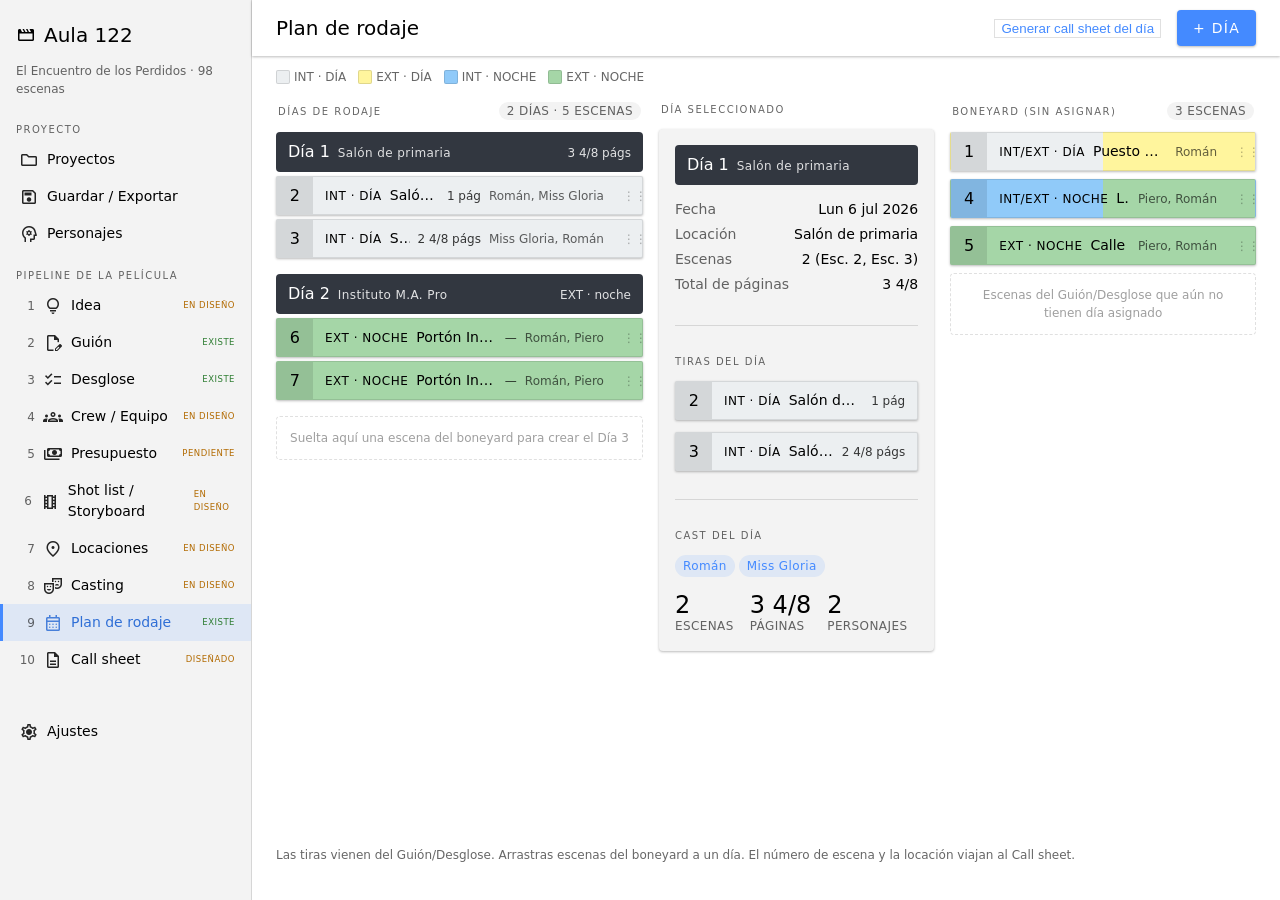
<file: design/plan-rodaje.html>
<!DOCTYPE html>
<html lang="es">
<head>
  <meta charset="utf-8">
  <title>Aula 122 — Plan de rodaje (strip board)</title>
  <link rel="stylesheet" href="./aula122-tokens.css">
  <style>
    body{margin:0;background:var(--background)}
    .muted{color:var(--on-surface-medium)}
    .a122-appbar .title{flex:none}

    /* ---- Tablero de 3 columnas (strip board) ---- */
    .board{flex:1;display:grid;grid-template-columns:1.2fr .9fr 1fr;gap:var(--px16);
      padding:var(--px16) var(--px24) var(--px24);min-height:0;overflow:auto}
    .col{display:flex;flex-direction:column;gap:var(--px8);min-width:0}
    .col__head{display:flex;align-items:center;gap:var(--px8);
      font-size:var(--fz-overline);text-transform:uppercase;letter-spacing:1.5px;
      color:var(--on-surface-medium);padding:0 var(--px2) var(--px4)}
    .col__head .count{margin-left:auto;font-size:var(--fz-caption);
      background:var(--surface);border-radius:10px;padding:0 var(--px8);letter-spacing:.4px}

    /* Encabezado de DÍA dentro de la columna */
    .day-head{display:flex;align-items:baseline;gap:var(--px8);
      background:var(--primary);color:var(--on-primary);border-radius:var(--radius);
      padding:var(--px8) var(--px12)}
    .day-head .d{font-size:var(--fz-subtitle1);font-weight:var(--w-medium)}
    .day-head .loc{font-size:var(--fz-caption);opacity:.85;letter-spacing:.4px}
    .day-head .pg{margin-left:auto;font-size:var(--fz-caption);opacity:.85}
    .day-group{display:flex;flex-direction:column;gap:var(--px4);margin-bottom:var(--px8)}

    /* ---- LA TIRA (strip) ---- */
    .strip{display:flex;align-items:stretch;border-radius:2px;overflow:hidden;
      box-shadow:var(--shadow-1);color:#000;font-size:var(--fz-body2);cursor:grab;
      border:1px solid rgba(0,0,0,.10)}
    .strip__no{flex:none;width:36px;display:flex;align-items:center;justify-content:center;
      font-weight:var(--w-medium);font-size:var(--fz-subtitle1);
      background:rgba(0,0,0,.10);letter-spacing:.2px}
    .strip__body{flex:1;min-width:0;display:flex;align-items:center;gap:var(--px8);
      padding:var(--px8) var(--px12)}
    .strip__ie{flex:none;font-weight:var(--w-medium);font-size:var(--fz-caption);
      letter-spacing:.5px;text-transform:uppercase;white-space:nowrap}
    .strip__loc{flex:1;min-width:0;font-weight:var(--w-medium);
      white-space:nowrap;overflow:hidden;text-overflow:ellipsis}
    .strip__meta{flex:none;display:flex;gap:var(--px8);align-items:center;
      font-size:var(--fz-caption);color:rgba(0,0,0,.62);white-space:nowrap}
    .strip__pg{font-weight:var(--w-medium);color:rgba(0,0,0,.78)}
    .strip__cast{flex:none;max-width:170px;font-size:var(--fz-caption);color:rgba(0,0,0,.62);
      white-space:nowrap;overflow:hidden;text-overflow:ellipsis;padding-right:var(--px12)}
    .strip .grip{flex:none;width:14px;display:flex;align-items:center;justify-content:center;
      color:rgba(0,0,0,.30);font-size:var(--fz-caption)}

    /* Colores tradicionales de producción (INT/EXT × DÍA/NOCHE) */
    .s-int-dia  {background:#eceff1}                 /* INT · DÍA   — gris    */
    .s-ext-dia  {background:#fff59d}                 /* EXT · DÍA   — amarillo*/
    .s-int-noche{background:#90caf9}                 /* INT · NOCHE — azul    */
    .s-ext-noche{background:#a5d6a7}                 /* EXT · NOCHE — verde   */
    .s-mix-dia  {background:linear-gradient(90deg,#eceff1 0 50%,#fff59d 50% 100%)} /* INT/EXT·DÍA */
    .s-mix-noche{background:linear-gradient(90deg,#90caf9 0 50%,#a5d6a7 50% 100%)} /* INT/EXT·NOCHE */

    /* Día seleccionado (detalle) */
    .detail{display:flex;flex-direction:column;gap:var(--px12)}
    .detail .kv{display:flex;justify-content:space-between;gap:var(--px8);
      font-size:var(--fz-body2);padding:var(--px2) 0}
    .detail .kv .k{color:var(--on-surface-medium)}
    .detail .kv .v{font-weight:var(--w-medium);text-align:right}
    .detail__cast{display:flex;flex-wrap:wrap;gap:var(--px4)}
    .totals{display:flex;gap:var(--px16);margin-top:var(--px4)}
    .totals .t{display:flex;flex-direction:column}
    .totals .t .big{font-size:var(--fz-h5);font-weight:var(--w-normal);line-height:1}
    .totals .t .lbl{font-size:var(--fz-caption);color:var(--on-surface-medium);
      text-transform:uppercase;letter-spacing:.4px}

    /* Leyenda de colores */
    .legend{display:flex;flex-wrap:wrap;gap:var(--px12);align-items:center}
    .legend .sw{display:inline-flex;align-items:center;gap:var(--px4);
      font-size:var(--fz-caption);color:var(--on-surface-medium)}
    .legend .box{width:14px;height:14px;border-radius:2px;border:1px solid rgba(0,0,0,.12)}

    .dropzone{border:1px dashed var(--divider);border-radius:var(--radius);
      padding:var(--px12);text-align:center;font-size:var(--fz-caption);color:var(--on-surface-disabled)}
    .footnote{padding:0 var(--px24) var(--px24);font-size:var(--fz-caption);color:var(--on-surface-medium)}
  </style>
</head>
<body>
  <div class="a122-shell">

    <!-- NAVEGACIÓN (orden de Victor — #9 Plan de rodaje activo) -->
    <nav class="a122-nav">
      <div class="a122-nav__brand"><span class="mi">movie</span> <b>Aula&nbsp;122</b></div>
      <div class="muted" style="padding:0 var(--px16) var(--px8);font-size:var(--fz-caption)">El Encuentro de los Perdidos · 98 escenas</div>
      <div class="a122-nav__group">Proyecto</div>
      <div class="a122-nav__item"><span class="ico"><span class="mi">folder</span></span> Proyectos</div>
      <div class="a122-nav__item"><span class="ico"><span class="mi">save</span></span> Guardar / Exportar</div>
      <div class="a122-nav__item"><span class="ico"><span class="mi">psychology</span></span> Personajes</div>
      <div class="a122-nav__group">Pipeline de la película</div>
      <div class="a122-nav__item"><span class="num">1</span><span class="ico"><span class="mi">lightbulb</span></span> Idea <span class="st wip">en diseño</span></div>
      <div class="a122-nav__item"><span class="num">2</span><span class="ico"><span class="mi">edit_document</span></span> Guión <span class="st ok">existe</span></div>
      <div class="a122-nav__item"><span class="num">3</span><span class="ico"><span class="mi">checklist</span></span> Desglose <span class="st ok">existe</span></div>
      <div class="a122-nav__item"><span class="num">4</span><span class="ico"><span class="mi">groups</span></span> Crew / Equipo <span class="st wip">en diseño</span></div>
      <div class="a122-nav__item"><span class="num">5</span><span class="ico"><span class="mi">payments</span></span> Presupuesto <span class="st wip">pendiente</span></div>
      <div class="a122-nav__item"><span class="num">6</span><span class="ico"><span class="mi">theaters</span></span> Shot list / Storyboard <span class="st wip">en diseño</span></div>
      <div class="a122-nav__item"><span class="num">7</span><span class="ico"><span class="mi">location_on</span></span> Locaciones <span class="st wip">en diseño</span></div>
      <div class="a122-nav__item"><span class="num">8</span><span class="ico"><span class="mi">theater_comedy</span></span> Casting <span class="st wip">en diseño</span></div>
      <div class="a122-nav__item is-active"><span class="num">9</span><span class="ico"><span class="mi">calendar_month</span></span> Plan de rodaje <span class="st ok">existe</span></div>
      <div class="a122-nav__item"><span class="num">10</span><span class="ico"><span class="mi">description</span></span> Call sheet <span class="st wip">diseñado</span></div>
      <div class="a122-nav__group">&nbsp;</div>
      <div class="a122-nav__item"><span class="ico"><span class="mi">settings</span></span> Ajustes</div>
    </nav>

    <!-- ÁREA PRINCIPAL = strip board -->
    <main class="a122-main">

      <!-- App-bar de la sección -->
      <div class="a122-appbar">
        <span class="title">Plan de rodaje</span>
        <span class="spacer"></span>
        <button class="a122-btn--outlined" title="Genera el call sheet del día seleccionado con sus escenas y cast">Generar call sheet del día</button>
        <button class="a122-btn">+ Día</button>
      </div>

      <!-- Leyenda de colores de tira -->
      <div class="legend" style="padding:var(--px12) var(--px24) 0">
        <span class="sw"><span class="box" style="background:#eceff1"></span> INT · DÍA</span>
        <span class="sw"><span class="box" style="background:#fff59d"></span> EXT · DÍA</span>
        <span class="sw"><span class="box" style="background:#90caf9"></span> INT · NOCHE</span>
        <span class="sw"><span class="box" style="background:#a5d6a7"></span> EXT · NOCHE</span>
      </div>

      <!-- Tablero de 3 columnas -->
      <div class="board">

        <!-- COLUMNA 1 — DÍAS DE RODAJE -->
        <section class="col">
          <div class="col__head">Días de rodaje <span class="count">2 días · 5 escenas</span></div>

          <!-- DÍA 1 — agrupado por locación (Salón de primaria) -->
          <div class="day-group">
            <div class="day-head">
              <span class="d">Día 1</span>
              <span class="loc">Salón de primaria</span>
              <span class="pg">3 4/8 págs</span>
            </div>
            <div class="strip s-int-dia">
              <div class="strip__no">2</div>
              <div class="strip__body">
                <span class="strip__ie">INT · DÍA</span>
                <span class="strip__loc">Salón de primaria</span>
                <span class="strip__meta"><span class="strip__pg">1 pág</span></span>
                <span class="strip__cast">Román, Miss Gloria</span>
              </div>
              <span class="grip">⋮⋮</span>
            </div>
            <div class="strip s-int-dia">
              <div class="strip__no">3</div>
              <div class="strip__body">
                <span class="strip__ie">INT · DÍA</span>
                <span class="strip__loc">Salón primaria</span>
                <span class="strip__meta"><span class="strip__pg">2 4/8 págs</span></span>
                <span class="strip__cast">Miss Gloria, Román</span>
              </div>
              <span class="grip">⋮⋮</span>
            </div>
          </div>

          <!-- DÍA 2 — Instituto M.A. Pro -->
          <div class="day-group">
            <div class="day-head">
              <span class="d">Día 2</span>
              <span class="loc">Instituto M.A. Pro</span>
              <span class="pg">EXT · noche</span>
            </div>
            <div class="strip s-ext-noche">
              <div class="strip__no">6</div>
              <div class="strip__body">
                <span class="strip__ie">EXT · NOCHE</span>
                <span class="strip__loc">Portón Instituto M.A. Pro</span>
                <span class="strip__meta"><span class="strip__pg">—</span></span>
                <span class="strip__cast">Román, Piero</span>
              </div>
              <span class="grip">⋮⋮</span>
            </div>
            <div class="strip s-ext-noche">
              <div class="strip__no">7</div>
              <div class="strip__body">
                <span class="strip__ie">EXT · NOCHE</span>
                <span class="strip__loc">Portón Instituto</span>
                <span class="strip__meta"><span class="strip__pg">—</span></span>
                <span class="strip__cast">Román, Piero</span>
              </div>
              <span class="grip">⋮⋮</span>
            </div>
          </div>

          <div class="dropzone">Suelta aquí una escena del boneyard para crear el Día 3</div>
        </section>

        <!-- COLUMNA 2 — DÍA SELECCIONADO (detalle del Día 1) -->
        <section class="col">
          <div class="col__head">Día seleccionado</div>
          <div class="a122-card detail">
            <div class="day-head">
              <span class="d">Día 1</span>
              <span class="loc">Salón de primaria</span>
            </div>
            <div>
              <div class="kv"><span class="k">Fecha</span><span class="v">Lun 6 jul 2026</span></div>
              <div class="kv"><span class="k">Locación</span><span class="v">Salón de primaria</span></div>
              <div class="kv"><span class="k">Escenas</span><span class="v">2 (Esc. 2, Esc. 3)</span></div>
              <div class="kv"><span class="k">Total de páginas</span><span class="v">3 4/8</span></div>
            </div>

            <hr class="a122-divider">

            <div class="t-overline">Tiras del día</div>
            <div class="strip s-int-dia">
              <div class="strip__no">2</div>
              <div class="strip__body">
                <span class="strip__ie">INT · DÍA</span>
                <span class="strip__loc">Salón de primaria</span>
                <span class="strip__meta"><span class="strip__pg">1 pág</span></span>
              </div>
            </div>
            <div class="strip s-int-dia">
              <div class="strip__no">3</div>
              <div class="strip__body">
                <span class="strip__ie">INT · DÍA</span>
                <span class="strip__loc">Salón primaria</span>
                <span class="strip__meta"><span class="strip__pg">2 4/8 págs</span></span>
              </div>
            </div>

            <hr class="a122-divider">

            <div class="t-overline">Cast del día</div>
            <div class="detail__cast">
              <span class="a122-chip">Román</span>
              <span class="a122-chip">Miss Gloria</span>
            </div>

            <div class="totals">
              <div class="t"><span class="big">2</span><span class="lbl">Escenas</span></div>
              <div class="t"><span class="big">3 4/8</span><span class="lbl">Páginas</span></div>
              <div class="t"><span class="big">2</span><span class="lbl">Personajes</span></div>
            </div>
          </div>
        </section>

        <!-- COLUMNA 3 — BONEYARD (sin asignar) -->
        <section class="col">
          <div class="col__head">Boneyard (sin asignar) <span class="count">3 escenas</span></div>

          <div class="strip s-mix-dia">
            <div class="strip__no">1</div>
            <div class="strip__body">
              <span class="strip__ie">INT/EXT · DÍA</span>
              <span class="strip__loc">Puesto de periódicos</span>
              <span class="strip__cast">Román</span>
            </div>
            <span class="grip">⋮⋮</span>
          </div>

          <div class="strip s-mix-noche">
            <div class="strip__no">4</div>
            <div class="strip__body">
              <span class="strip__ie">INT/EXT · NOCHE</span>
              <span class="strip__loc">Línea 3 del metro</span>
              <span class="strip__cast">Piero, Román</span>
            </div>
            <span class="grip">⋮⋮</span>
          </div>

          <div class="strip s-ext-noche">
            <div class="strip__no">5</div>
            <div class="strip__body">
              <span class="strip__ie">EXT · NOCHE</span>
              <span class="strip__loc">Calle</span>
              <span class="strip__cast">Piero, Román</span>
            </div>
            <span class="grip">⋮⋮</span>
          </div>

          <div class="dropzone">Escenas del Guión/Desglose que aún no tienen día asignado</div>
        </section>

      </div>

      <p class="footnote">Las tiras vienen del Guión/Desglose. Arrastras escenas del boneyard a un día. El número de escena y la locación viajan al Call sheet.</p>
    </main>
  </div>
</body>
</html>
</file>
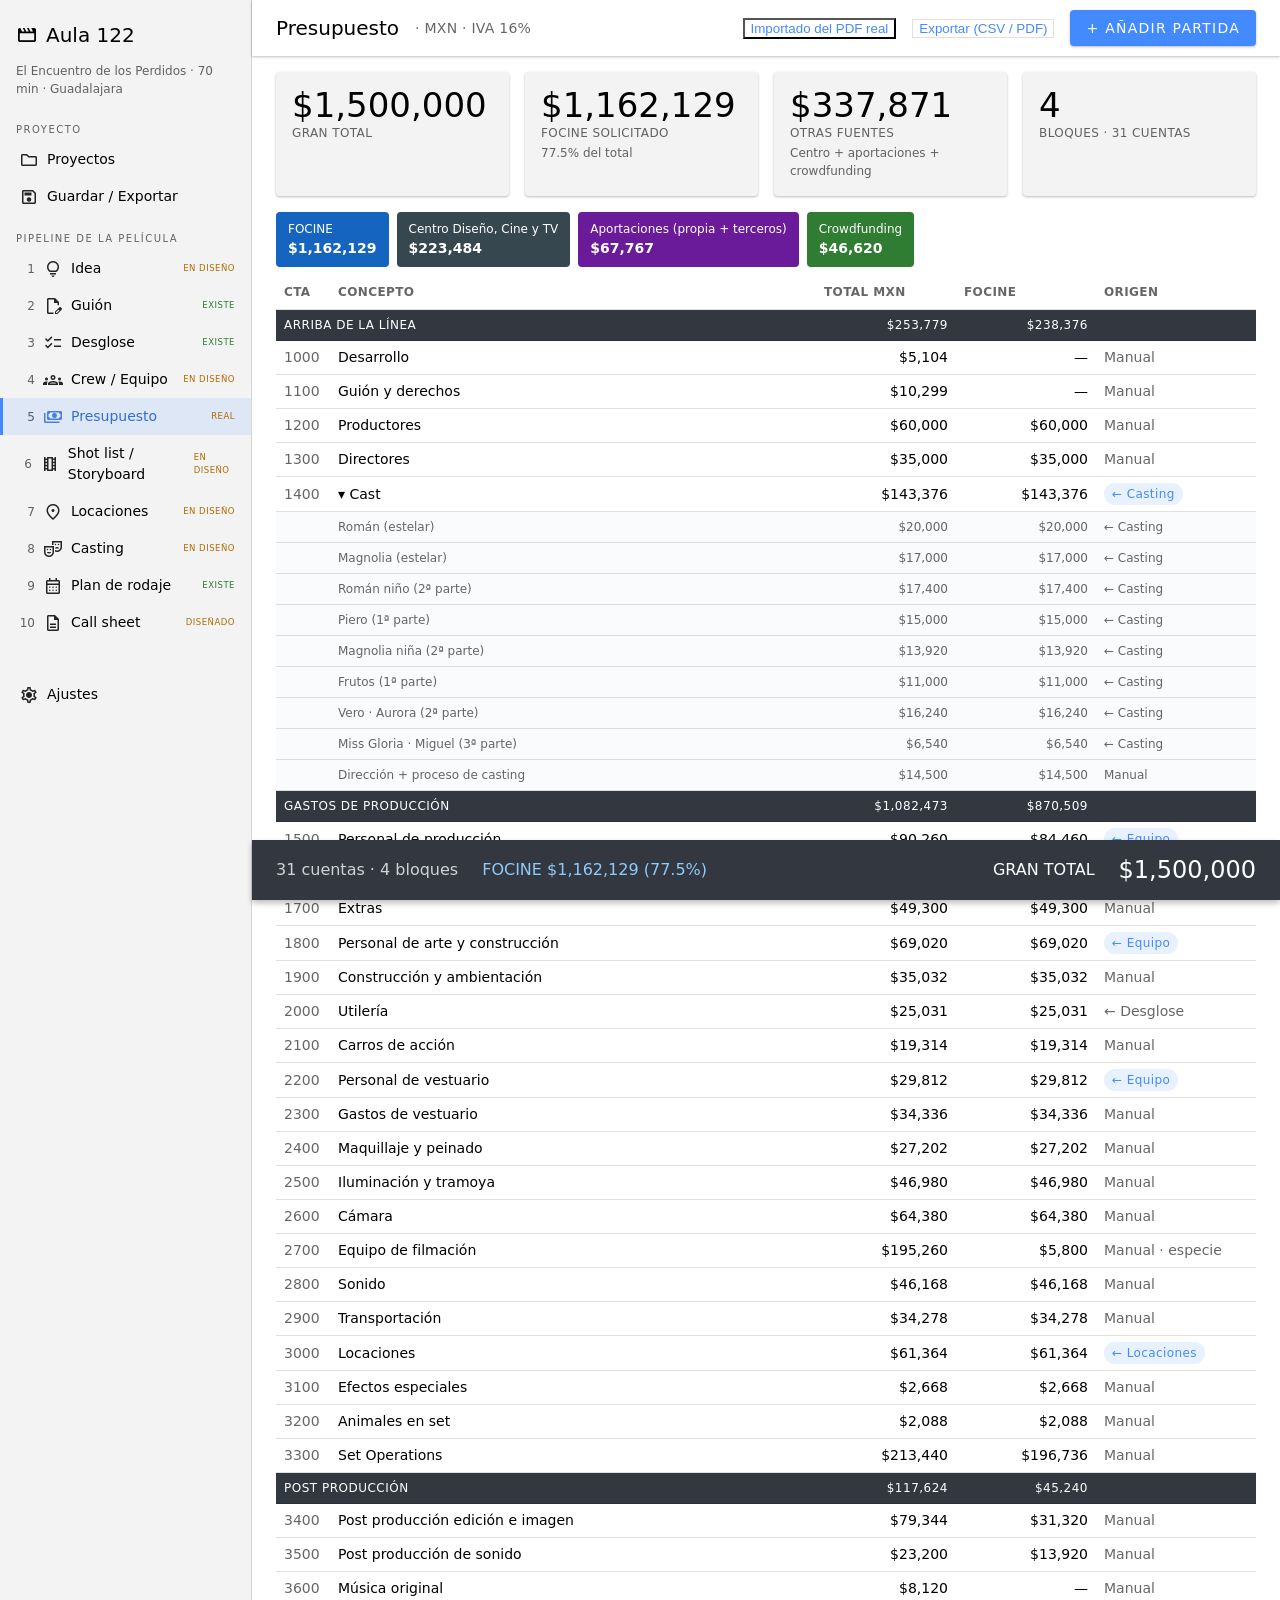
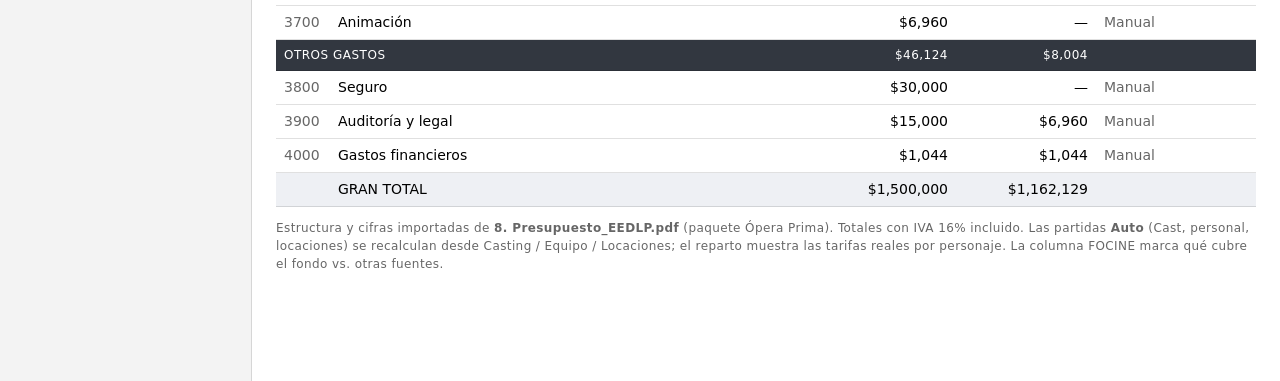
<file: design/presupuesto.html>
<!DOCTYPE html>
<html lang="es">
<head>
  <meta charset="utf-8">
  <title>Aula 122 — Presupuesto (real EDLP)</title>
  <link rel="stylesheet" href="./aula122-tokens.css">
  <style>
    body{margin:0;background:var(--background)}
    .muted{color:var(--on-surface-medium)}

    .summary{display:grid;grid-template-columns:repeat(4,1fr);gap:var(--px16);padding:var(--px16) var(--px24) var(--px8)}
    .stat{display:flex;flex-direction:column;gap:2px}
    .stat .big{font-size:var(--fz-h4);font-weight:var(--w-normal);line-height:1;font-variant-numeric:tabular-nums}
    .stat .lbl{font-size:var(--fz-caption);color:var(--on-surface-medium);text-transform:uppercase;letter-spacing:.4px}
    .stat .sub{font-size:var(--fz-caption);color:var(--on-surface-medium)}

    /* Fuentes de financiamiento */
    .fin{display:flex;gap:var(--px8);align-items:stretch;margin:var(--px8) var(--px24) 0;font-size:var(--fz-caption)}
    .fin .src{flex:none;padding:var(--px8) var(--px12);border-radius:var(--radius);color:#fff}
    .fin .src b{display:block;font-size:var(--fz-body2);font-variant-numeric:tabular-nums}
    .f-focine{background:#1565c0}.f-centro{background:#37474f}.f-aport{background:#6a1b9a}.f-crowd{background:#2e7d32}

    .table-wrap{flex:1;overflow:auto;padding:var(--px8) var(--px24) 96px}
    table.budget{width:100%;border-collapse:collapse;font-size:var(--fz-body2)}
    table.budget th{text-align:left;font-size:var(--fz-caption);text-transform:uppercase;letter-spacing:.4px;
      color:var(--on-surface-medium);padding:var(--px8);border-bottom:1px solid var(--divider)}
    table.budget td{padding:6px var(--px8);border-bottom:1px solid var(--divider)}
    .num{text-align:right;font-variant-numeric:tabular-nums}
    .cta{color:var(--on-surface-medium);font-variant-numeric:tabular-nums;width:54px}
    .blockrow td{background:var(--primary);color:var(--on-primary);font-weight:var(--w-medium);text-transform:uppercase;letter-spacing:.5px;font-size:var(--fz-caption)}
    .subrow td{background:#fafbfc;color:var(--on-surface-medium);font-size:var(--fz-caption);border-bottom:1px dashed var(--divider)}
    .subrow td:first-child{padding-left:var(--px24)}
    .tot td{font-weight:var(--w-medium);background:#eef0f4}

    .totalbar{position:fixed;bottom:0;left:252px;right:0;display:flex;align-items:center;gap:var(--px24);
      background:var(--primary);color:var(--on-primary);padding:var(--px12) var(--px24);box-shadow:var(--shadow-2)}
    .totalbar .spacer{flex:1}
    .totalbar .grand{font-size:var(--fz-h5);font-weight:var(--w-medium);font-variant-numeric:tabular-nums}
    .totalbar .foc{color:#90caf9;font-variant-numeric:tabular-nums}
  </style>
</head>
<body>
  <div class="a122-shell">

    <!-- NAVEGACIÓN (iconos Material, sin emojis — #5 activo) -->
    <nav class="a122-nav">
      <div class="a122-nav__brand"><span class="mi" style="font-size:22px">movie</span> <b>Aula&nbsp;122</b></div>
      <div class="muted" style="padding:0 var(--px16) var(--px8);font-size:var(--fz-caption)">El Encuentro de los Perdidos · 70 min · Guadalajara</div>
      <div class="a122-nav__group">Proyecto</div>
      <div class="a122-nav__item"><span class="ico mi">folder</span> Proyectos</div>
      <div class="a122-nav__item"><span class="ico mi">save</span> Guardar / Exportar</div>
      <div class="a122-nav__group">Pipeline de la película</div>
      <div class="a122-nav__item"><span class="num">1</span><span class="ico mi">lightbulb</span> Idea <span class="st wip">en diseño</span></div>
      <div class="a122-nav__item"><span class="num">2</span><span class="ico mi">edit_document</span> Guión <span class="st ok">existe</span></div>
      <div class="a122-nav__item"><span class="num">3</span><span class="ico mi">checklist</span> Desglose <span class="st ok">existe</span></div>
      <div class="a122-nav__item"><span class="num">4</span><span class="ico mi">groups</span> Crew / Equipo <span class="st wip">en diseño</span></div>
      <div class="a122-nav__item is-active"><span class="num">5</span><span class="ico mi">payments</span> Presupuesto <span class="st wip">real</span></div>
      <div class="a122-nav__item"><span class="num">6</span><span class="ico mi">theaters</span> Shot list / Storyboard <span class="st wip">en diseño</span></div>
      <div class="a122-nav__item"><span class="num">7</span><span class="ico mi">location_on</span> Locaciones <span class="st wip">en diseño</span></div>
      <div class="a122-nav__item"><span class="num">8</span><span class="ico mi">theater_comedy</span> Casting <span class="st wip">en diseño</span></div>
      <div class="a122-nav__item"><span class="num">9</span><span class="ico mi">calendar_month</span> Plan de rodaje <span class="st ok">existe</span></div>
      <div class="a122-nav__item"><span class="num">10</span><span class="ico mi">description</span> Call sheet <span class="st wip">diseñado</span></div>
      <div class="a122-nav__group">&nbsp;</div>
      <div class="a122-nav__item"><span class="ico mi">settings</span> Ajustes</div>
    </nav>

    <main class="a122-main">

      <div class="a122-appbar">
        <span class="title">Presupuesto</span>
        <span class="muted t-body2">· MXN · IVA 16%</span>
        <span class="spacer"></span>
        <button class="a122-btn--text" title="Importado de 8. Presupuesto_EEDLP.pdf">Importado del PDF real</button>
        <button class="a122-btn--outlined">Exportar (CSV / PDF)</button>
        <button class="a122-btn">+ Añadir partida</button>
      </div>

      <!-- Resumen real -->
      <div class="summary">
        <div class="a122-card stat"><span class="big">$1,500,000</span><span class="lbl">Gran total</span></div>
        <div class="a122-card stat"><span class="big">$1,162,129</span><span class="lbl">FOCINE solicitado</span><span class="sub">77.5% del total</span></div>
        <div class="a122-card stat"><span class="big">$337,871</span><span class="lbl">Otras fuentes</span><span class="sub">Centro + aportaciones + crowdfunding</span></div>
        <div class="a122-card stat"><span class="big">4</span><span class="lbl">Bloques · 31 cuentas</span></div>
      </div>

      <!-- Fuentes de financiamiento (las columnas de color del doc real) -->
      <div class="fin">
        <div class="src f-focine">FOCINE<b>$1,162,129</b></div>
        <div class="src f-centro">Centro Diseño, Cine y TV<b>$223,484</b></div>
        <div class="src f-aport">Aportaciones (propia + terceros)<b>$67,767</b></div>
        <div class="src f-crowd">Crowdfunding<b>$46,620</b></div>
      </div>

      <!-- Top sheet real (cuentas 1000–4000) -->
      <div class="table-wrap">
        <table class="budget">
          <thead><tr><th class="cta">Cta</th><th>Concepto</th><th style="width:140px" class="num">Total MXN</th><th style="width:140px" class="num">FOCINE</th><th style="width:160px">Origen</th></tr></thead>
          <tbody>
            <!-- ARRIBA DE LA LÍNEA -->
            <tr class="blockrow"><td colspan="2">Arriba de la línea</td><td class="num">$253,779</td><td class="num">$238,376</td><td></td></tr>
            <tr><td class="cta">1000</td><td>Desarrollo</td><td class="num">$5,104</td><td class="num">—</td><td class="muted">Manual</td></tr>
            <tr><td class="cta">1100</td><td>Guión y derechos</td><td class="num">$10,299</td><td class="num">—</td><td class="muted">Manual</td></tr>
            <tr><td class="cta">1200</td><td>Productores</td><td class="num">$60,000</td><td class="num">$60,000</td><td class="muted">Manual</td></tr>
            <tr><td class="cta">1300</td><td>Directores</td><td class="num">$35,000</td><td class="num">$35,000</td><td class="muted">Manual</td></tr>
            <tr><td class="cta">1400</td><td>▾ Cast</td><td class="num">$143,376</td><td class="num">$143,376</td><td><span class="a122-chip chip-auto">← Casting</span></td></tr>
              <tr class="subrow"><td></td><td>Román (estelar)</td><td class="num">$20,000</td><td class="num">$20,000</td><td>← Casting</td></tr>
              <tr class="subrow"><td></td><td>Magnolia (estelar)</td><td class="num">$17,000</td><td class="num">$17,000</td><td>← Casting</td></tr>
              <tr class="subrow"><td></td><td>Román niño (2ª parte)</td><td class="num">$17,400</td><td class="num">$17,400</td><td>← Casting</td></tr>
              <tr class="subrow"><td></td><td>Piero (1ª parte)</td><td class="num">$15,000</td><td class="num">$15,000</td><td>← Casting</td></tr>
              <tr class="subrow"><td></td><td>Magnolia niña (2ª parte)</td><td class="num">$13,920</td><td class="num">$13,920</td><td>← Casting</td></tr>
              <tr class="subrow"><td></td><td>Frutos (1ª parte)</td><td class="num">$11,000</td><td class="num">$11,000</td><td>← Casting</td></tr>
              <tr class="subrow"><td></td><td>Vero · Aurora (2ª parte)</td><td class="num">$16,240</td><td class="num">$16,240</td><td>← Casting</td></tr>
              <tr class="subrow"><td></td><td>Miss Gloria · Miguel (3ª parte)</td><td class="num">$6,540</td><td class="num">$6,540</td><td>← Casting</td></tr>
              <tr class="subrow"><td></td><td>Dirección + proceso de casting</td><td class="num">$14,500</td><td class="num">$14,500</td><td>Manual</td></tr>

            <!-- GASTOS DE PRODUCCIÓN -->
            <tr class="blockrow"><td colspan="2">Gastos de producción</td><td class="num">$1,082,473</td><td class="num">$870,509</td><td></td></tr>
            <tr><td class="cta">1500</td><td>Personal de producción</td><td class="num">$90,260</td><td class="num">$84,460</td><td><span class="a122-chip chip-auto">← Equipo</span></td></tr>
            <tr><td class="cta">1600</td><td>Personal de dirección</td><td class="num">$36,540</td><td class="num">$36,540</td><td><span class="a122-chip chip-auto">← Equipo</span></td></tr>
            <tr><td class="cta">1700</td><td>Extras</td><td class="num">$49,300</td><td class="num">$49,300</td><td class="muted">Manual</td></tr>
            <tr><td class="cta">1800</td><td>Personal de arte y construcción</td><td class="num">$69,020</td><td class="num">$69,020</td><td><span class="a122-chip chip-auto">← Equipo</span></td></tr>
            <tr><td class="cta">1900</td><td>Construcción y ambientación</td><td class="num">$35,032</td><td class="num">$35,032</td><td class="muted">Manual</td></tr>
            <tr><td class="cta">2000</td><td>Utilería</td><td class="num">$25,031</td><td class="num">$25,031</td><td class="muted">← Desglose</td></tr>
            <tr><td class="cta">2100</td><td>Carros de acción</td><td class="num">$19,314</td><td class="num">$19,314</td><td class="muted">Manual</td></tr>
            <tr><td class="cta">2200</td><td>Personal de vestuario</td><td class="num">$29,812</td><td class="num">$29,812</td><td><span class="a122-chip chip-auto">← Equipo</span></td></tr>
            <tr><td class="cta">2300</td><td>Gastos de vestuario</td><td class="num">$34,336</td><td class="num">$34,336</td><td class="muted">Manual</td></tr>
            <tr><td class="cta">2400</td><td>Maquillaje y peinado</td><td class="num">$27,202</td><td class="num">$27,202</td><td class="muted">Manual</td></tr>
            <tr><td class="cta">2500</td><td>Iluminación y tramoya</td><td class="num">$46,980</td><td class="num">$46,980</td><td class="muted">Manual</td></tr>
            <tr><td class="cta">2600</td><td>Cámara</td><td class="num">$64,380</td><td class="num">$64,380</td><td class="muted">Manual</td></tr>
            <tr><td class="cta">2700</td><td>Equipo de filmación</td><td class="num">$195,260</td><td class="num">$5,800</td><td class="muted">Manual · especie</td></tr>
            <tr><td class="cta">2800</td><td>Sonido</td><td class="num">$46,168</td><td class="num">$46,168</td><td class="muted">Manual</td></tr>
            <tr><td class="cta">2900</td><td>Transportación</td><td class="num">$34,278</td><td class="num">$34,278</td><td class="muted">Manual</td></tr>
            <tr><td class="cta">3000</td><td>Locaciones</td><td class="num">$61,364</td><td class="num">$61,364</td><td><span class="a122-chip chip-auto">← Locaciones</span></td></tr>
            <tr><td class="cta">3100</td><td>Efectos especiales</td><td class="num">$2,668</td><td class="num">$2,668</td><td class="muted">Manual</td></tr>
            <tr><td class="cta">3200</td><td>Animales en set</td><td class="num">$2,088</td><td class="num">$2,088</td><td class="muted">Manual</td></tr>
            <tr><td class="cta">3300</td><td>Set Operations</td><td class="num">$213,440</td><td class="num">$196,736</td><td class="muted">Manual</td></tr>

            <!-- POST PRODUCCIÓN -->
            <tr class="blockrow"><td colspan="2">Post producción</td><td class="num">$117,624</td><td class="num">$45,240</td><td></td></tr>
            <tr><td class="cta">3400</td><td>Post producción edición e imagen</td><td class="num">$79,344</td><td class="num">$31,320</td><td class="muted">Manual</td></tr>
            <tr><td class="cta">3500</td><td>Post producción de sonido</td><td class="num">$23,200</td><td class="num">$13,920</td><td class="muted">Manual</td></tr>
            <tr><td class="cta">3600</td><td>Música original</td><td class="num">$8,120</td><td class="num">—</td><td class="muted">Manual</td></tr>
            <tr><td class="cta">3700</td><td>Animación</td><td class="num">$6,960</td><td class="num">—</td><td class="muted">Manual</td></tr>

            <!-- OTROS GASTOS -->
            <tr class="blockrow"><td colspan="2">Otros gastos</td><td class="num">$46,124</td><td class="num">$8,004</td><td></td></tr>
            <tr><td class="cta">3800</td><td>Seguro</td><td class="num">$30,000</td><td class="num">—</td><td class="muted">Manual</td></tr>
            <tr><td class="cta">3900</td><td>Auditoría y legal</td><td class="num">$15,000</td><td class="num">$6,960</td><td class="muted">Manual</td></tr>
            <tr><td class="cta">4000</td><td>Gastos financieros</td><td class="num">$1,044</td><td class="num">$1,044</td><td class="muted">Manual</td></tr>

            <tr class="tot"><td></td><td>GRAN TOTAL</td><td class="num">$1,500,000</td><td class="num">$1,162,129</td><td></td></tr>
          </tbody>
        </table>
        <p class="t-caption muted" style="margin-top:var(--px12)">Estructura y cifras importadas de <b>8. Presupuesto_EEDLP.pdf</b> (paquete Ópera Prima). Totales con IVA 16% incluido. Las partidas <b>Auto</b> (Cast, personal, locaciones) se recalculan desde Casting / Equipo / Locaciones; el reparto muestra las tarifas reales por personaje. La columna FOCINE marca qué cubre el fondo vs. otras fuentes.</p>
      </div>

      <div class="totalbar">
        <span class="muted" style="color:#cfd2d6">31 cuentas · 4 bloques</span>
        <span class="foc">FOCINE $1,162,129 (77.5%)</span>
        <span class="spacer"></span>
        <span>GRAN TOTAL</span>
        <span class="grand">$1,500,000</span>
      </div>
    </main>
  </div>
</body>
</html>
</file>
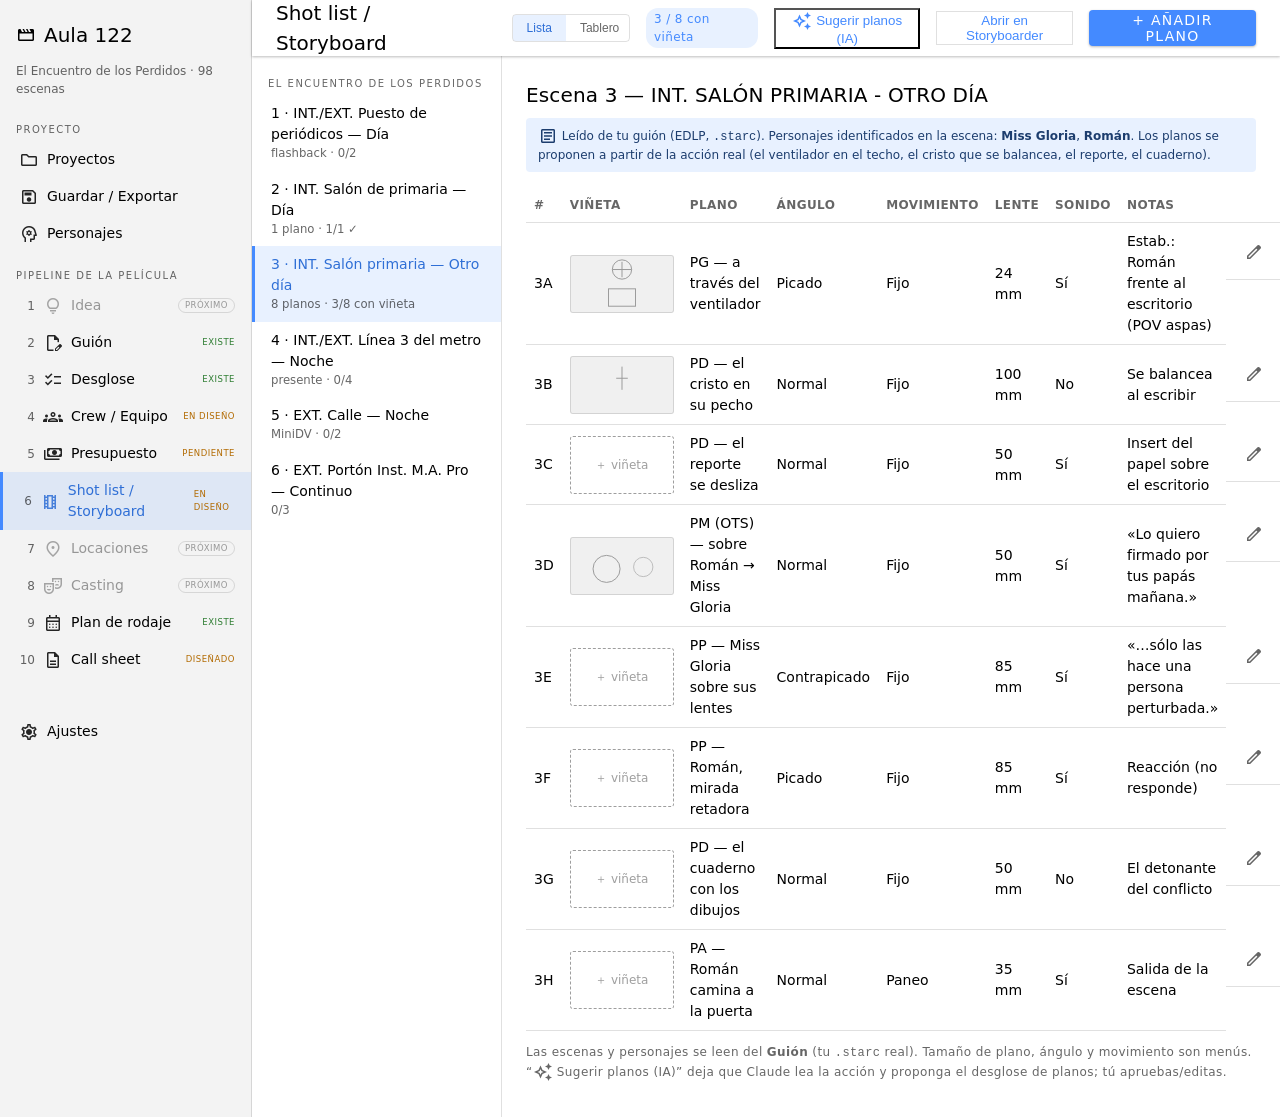
<file: design/shotlist.html>
<!DOCTYPE html>
<html lang="es">
<head>
  <meta charset="utf-8">
  <title>Aula 122 — Shot list / Storyboard (datos reales de EDLP)</title>
  <link rel="stylesheet" href="./aula122-tokens.css">
  <style>
    body{margin:0;background:var(--background)}
    .muted{color:var(--on-surface-medium)}
    .seg{display:inline-flex;border:1px solid var(--divider);border-radius:var(--radius);overflow:hidden}
    .seg button{border:0;background:transparent;padding:6px 14px;cursor:pointer;font-size:var(--fz-caption);color:var(--on-surface-medium)}
    .seg button.is-active{background:var(--selected);color:#2f6fd6;font-weight:var(--w-medium)}

    .body{flex:1;display:flex;min-height:0}
    .scenes{width:250px;flex:none;border-right:1px solid var(--divider);overflow:auto;padding:var(--px8) 0}
    .scenes .grp{font-size:var(--fz-overline);text-transform:uppercase;letter-spacing:1.5px;color:var(--on-surface-medium);padding:var(--px12) var(--px16) var(--px4)}
    .scenes .sc{padding:var(--px8) var(--px16);font-size:var(--fz-body2);cursor:pointer;border-left:3px solid transparent}
    .scenes .sc:hover{background:var(--hover)}
    .scenes .sc.is-active{background:var(--selected);color:#2f6fd6;border-left-color:var(--accent);font-weight:var(--w-medium)}
    .scenes .sc small{display:block;color:var(--on-surface-medium);font-weight:var(--w-normal)}

    .content{flex:1;overflow:auto;padding:var(--px24)}
    .frombox{background:var(--selected);border-radius:var(--radius);padding:var(--px8) var(--px12);font-size:var(--fz-caption);color:#1c3d6e;margin-bottom:var(--px16)}

    .sbthumb{width:104px;height:58px;border-radius:3px;background:#f0f0f0;border:1px solid var(--divider);display:block}
    .sbthumb--empty{display:flex;align-items:center;justify-content:center;border:1px dashed var(--on-surface-disabled);color:var(--on-surface-disabled);background:transparent;cursor:pointer;font-size:var(--fz-caption)}

    table.shots{width:100%;border-collapse:collapse;font-size:var(--fz-body2)}
    table.shots th{text-align:left;font-size:var(--fz-caption);text-transform:uppercase;letter-spacing:.4px;color:var(--on-surface-medium);padding:var(--px8);border-bottom:1px solid var(--divider)}
    table.shots td{padding:var(--px8);border-bottom:1px solid var(--divider);vertical-align:middle}
    .acts{display:flex;gap:2px}

    .board{display:grid;grid-template-columns:repeat(3,1fr);gap:var(--px16)}
    .sbcard{border:1px solid var(--divider);border-radius:var(--radius);overflow:hidden;background:var(--surface)}
    .sbcard .frame{width:100%;height:150px;background:#f0f0f0;display:block}
    .sbcard .cap{padding:var(--px8)}
    .sbcard .cap b{font-size:var(--fz-body2)}
    .sbcard .cap div{font-size:var(--fz-caption);color:var(--on-surface-medium)}
  </style>
</head>
<body>
  <div class="a122-shell">

    <!-- NAVEGACIÓN (orden de Victor — #6 activo) -->
    <nav class="a122-nav">
      <div class="a122-nav__brand"><span class="mi">movie</span> <b>Aula&nbsp;122</b></div>
      <div class="muted" style="padding:0 var(--px16) var(--px8);font-size:var(--fz-caption)">El Encuentro de los Perdidos · 98 escenas</div>
      <div class="a122-nav__group">Proyecto</div>
      <div class="a122-nav__item"><span class="ico"><span class="mi">folder</span></span> Proyectos</div>
      <div class="a122-nav__item"><span class="ico"><span class="mi">save</span></span> Guardar / Exportar</div>
      <div class="a122-nav__item"><span class="ico"><span class="mi">psychology</span></span> Personajes</div>
      <div class="a122-nav__group">Pipeline de la película</div>
      <div class="a122-nav__item is-soon"><span class="num">1</span><span class="ico"><span class="mi">lightbulb</span></span> Idea <span class="st soon">próximo</span></div>
      <div class="a122-nav__item"><span class="num">2</span><span class="ico"><span class="mi">edit_document</span></span> Guión <span class="st ok">existe</span></div>
      <div class="a122-nav__item"><span class="num">3</span><span class="ico"><span class="mi">checklist</span></span> Desglose <span class="st ok">existe</span></div>
      <div class="a122-nav__item"><span class="num">4</span><span class="ico"><span class="mi">groups</span></span> Crew / Equipo <span class="st wip">en diseño</span></div>
      <div class="a122-nav__item"><span class="num">5</span><span class="ico"><span class="mi">payments</span></span> Presupuesto <span class="st wip">pendiente</span></div>
      <div class="a122-nav__item is-active"><span class="num">6</span><span class="ico"><span class="mi">theaters</span></span> Shot list / Storyboard <span class="st wip">en diseño</span></div>
      <div class="a122-nav__item is-soon"><span class="num">7</span><span class="ico"><span class="mi">location_on</span></span> Locaciones <span class="st soon">próximo</span></div>
      <div class="a122-nav__item is-soon"><span class="num">8</span><span class="ico"><span class="mi">theater_comedy</span></span> Casting <span class="st soon">próximo</span></div>
      <div class="a122-nav__item"><span class="num">9</span><span class="ico"><span class="mi">calendar_month</span></span> Plan de rodaje <span class="st ok">existe</span></div>
      <div class="a122-nav__item"><span class="num">10</span><span class="ico"><span class="mi">description</span></span> Call sheet <span class="st wip">diseñado</span></div>
      <div class="a122-nav__group">&nbsp;</div>
      <div class="a122-nav__item"><span class="ico"><span class="mi">settings</span></span> Ajustes</div>
    </nav>

    <main class="a122-main">

      <div class="a122-appbar">
        <span class="title">Shot list / Storyboard</span>
        <span class="spacer"></span>
        <span class="seg">
          <button id="v-list" class="is-active" onclick="setView('list')">Lista</button>
          <button id="v-board" onclick="setView('board')">Tablero</button>
        </span>
        <span class="a122-chip chip-auto" title="Planos con viñeta de storyboard">3 / 8 con viñeta</span>
        <button class="a122-btn--text" title="Claude lee la acción de la escena y propone planos"><span class="mi">auto_awesome</span> Sugerir planos (IA)</button>
        <button class="a122-btn--outlined" title="Exporta la escena a Storyboarder y reimporta las viñetas">Abrir en Storyboarder</button>
        <button class="a122-btn">+ Añadir plano</button>
      </div>

      <div class="body">

        <!-- Escenas REALES del guión EDLP -->
        <aside class="scenes">
          <div class="grp">El Encuentro de los Perdidos</div>
          <div class="sc">1 · INT./EXT. Puesto de periódicos — Día <small>flashback · 0/2</small></div>
          <div class="sc">2 · INT. Salón de primaria — Día <small>1 plano · 1/1 ✓</small></div>
          <div class="sc is-active">3 · INT. Salón primaria — Otro día <small>8 planos · 3/8 con viñeta</small></div>
          <div class="sc">4 · INT./EXT. Línea 3 del metro — Noche <small>presente · 0/4</small></div>
          <div class="sc">5 · EXT. Calle — Noche <small>MiniDV · 0/2</small></div>
          <div class="sc">6 · EXT. Portón Inst. M.A. Pro — Continuo <small>0/3</small></div>
        </aside>

        <!-- VISTA LISTA -->
        <div class="content" data-view="list">
          <h2 class="t-h6" style="margin:0 0 var(--px8)">Escena 3 — INT. SALÓN PRIMARIA - OTRO DÍA</h2>
          <div class="frombox"><span class="mi">article</span> Leído de tu guión (EDLP, <code>.starc</code>). Personajes identificados en la escena: <b>Miss Gloria</b>, <b>Román</b>. Los planos se proponen a partir de la acción real (el ventilador en el techo, el cristo que se balancea, el reporte, el cuaderno).</div>
          <table class="shots">
            <thead><tr><th style="width:40px">#</th><th style="width:118px">Viñeta</th><th style="width:210px">Plano</th><th style="width:120px">Ángulo</th><th style="width:120px">Movimiento</th><th style="width:74px">Lente</th><th style="width:64px">Sonido</th><th>Notas</th><th style="width:48px"></th></tr></thead>
            <tbody>
              <tr>
                <td>3A</td>
                <td><svg class="sbthumb" viewBox="0 0 104 58"><rect width="104" height="58" fill="#f0f0f0"/><circle cx="52" cy="14" r="10" fill="none" stroke="#999"/><line x1="42" y1="14" x2="62" y2="14" stroke="#999"/><line x1="52" y1="6" x2="52" y2="22" stroke="#999"/><rect x="38" y="34" width="28" height="18" fill="none" stroke="#999"/></svg></td>
                <td>PG — a través del ventilador</td><td>Picado</td><td>Fijo</td><td>24 mm</td><td>Sí</td><td>Estab.: Román frente al escritorio (POV aspas)</td>
                <td class="acts"><button class="a122-iconbtn" title="Editar"><span class="mi">edit</span></button></td>
              </tr>
              <tr>
                <td>3B</td>
                <td><svg class="sbthumb" viewBox="0 0 104 58"><rect width="104" height="58" fill="#f0f0f0"/><line x1="52" y1="10" x2="52" y2="34" stroke="#999"/><line x1="46" y1="22" x2="58" y2="22" stroke="#999"/></svg></td>
                <td>PD — el cristo en su pecho</td><td>Normal</td><td>Fijo</td><td>100 mm</td><td>No</td><td>Se balancea al escribir</td>
                <td class="acts"><button class="a122-iconbtn" title="Editar"><span class="mi">edit</span></button></td>
              </tr>
              <tr>
                <td>3C</td>
                <td><div class="sbthumb sbthumb--empty" title="Dibujar / importar viñeta">＋ viñeta</div></td>
                <td>PD — el reporte se desliza</td><td>Normal</td><td>Fijo</td><td>50 mm</td><td>Sí</td><td>Insert del papel sobre el escritorio</td>
                <td class="acts"><button class="a122-iconbtn" title="Editar"><span class="mi">edit</span></button></td>
              </tr>
              <tr>
                <td>3D</td>
                <td><svg class="sbthumb" viewBox="0 0 104 58"><rect width="104" height="58" fill="#f0f0f0"/><circle cx="36" cy="32" r="14" fill="none" stroke="#999"/><circle cx="74" cy="30" r="10" fill="none" stroke="#bbb"/></svg></td>
                <td>PM (OTS) — sobre Román → Miss Gloria</td><td>Normal</td><td>Fijo</td><td>50 mm</td><td>Sí</td><td>«Lo quiero firmado por tus papás mañana.»</td>
                <td class="acts"><button class="a122-iconbtn" title="Editar"><span class="mi">edit</span></button></td>
              </tr>
              <tr>
                <td>3E</td>
                <td><div class="sbthumb sbthumb--empty" title="Dibujar / importar viñeta">＋ viñeta</div></td>
                <td>PP — Miss Gloria sobre sus lentes</td><td>Contrapicado</td><td>Fijo</td><td>85 mm</td><td>Sí</td><td>«…sólo las hace una persona perturbada.»</td>
                <td class="acts"><button class="a122-iconbtn" title="Editar"><span class="mi">edit</span></button></td>
              </tr>
              <tr>
                <td>3F</td>
                <td><div class="sbthumb sbthumb--empty" title="Dibujar / importar viñeta">＋ viñeta</div></td>
                <td>PP — Román, mirada retadora</td><td>Picado</td><td>Fijo</td><td>85 mm</td><td>Sí</td><td>Reacción (no responde)</td>
                <td class="acts"><button class="a122-iconbtn" title="Editar"><span class="mi">edit</span></button></td>
              </tr>
              <tr>
                <td>3G</td>
                <td><div class="sbthumb sbthumb--empty" title="Dibujar / importar viñeta">＋ viñeta</div></td>
                <td>PD — el cuaderno con los dibujos</td><td>Normal</td><td>Fijo</td><td>50 mm</td><td>No</td><td>El detonante del conflicto</td>
                <td class="acts"><button class="a122-iconbtn" title="Editar"><span class="mi">edit</span></button></td>
              </tr>
              <tr>
                <td>3H</td>
                <td><div class="sbthumb sbthumb--empty" title="Dibujar / importar viñeta">＋ viñeta</div></td>
                <td>PA — Román camina a la puerta</td><td>Normal</td><td>Paneo</td><td>35 mm</td><td>Sí</td><td>Salida de la escena</td>
                <td class="acts"><button class="a122-iconbtn" title="Editar"><span class="mi">edit</span></button></td>
              </tr>
            </tbody>
          </table>
          <p class="t-caption muted" style="margin-top:var(--px12)">Las escenas y personajes se leen del <b>Guión</b> (tu <code>.starc</code> real). Tamaño de plano, ángulo y movimiento son menús. “<span class="mi">auto_awesome</span> Sugerir planos (IA)” deja que Claude lea la acción y proponga el desglose de planos; tú apruebas/editas.</p>
        </div>

        <!-- VISTA TABLERO -->
        <div class="content" data-view="board" hidden>
          <h2 class="t-h6" style="margin:0 0 var(--px12)">Escena 3 — storyboard</h2>
          <div class="board">
            <div class="sbcard"><svg class="frame" viewBox="0 0 200 150"><rect width="200" height="150" fill="#f0f0f0"/><circle cx="100" cy="34" r="20" fill="none" stroke="#999"/><line x1="80" y1="34" x2="120" y2="34" stroke="#999"/><line x1="100" y1="14" x2="100" y2="54" stroke="#999"/><rect x="74" y="92" width="52" height="34" fill="none" stroke="#999"/></svg><div class="cap"><b>3A · PG</b><div>A través del ventilador · 24mm</div></div></div>
            <div class="sbcard"><svg class="frame" viewBox="0 0 200 150"><rect width="200" height="150" fill="#f0f0f0"/><line x1="100" y1="30" x2="100" y2="90" stroke="#999"/><line x1="86" y1="58" x2="114" y2="58" stroke="#999"/></svg><div class="cap"><b>3B · PD</b><div>El cristo · 100mm</div></div></div>
            <div class="sbcard"><svg class="frame" viewBox="0 0 200 150"><rect width="200" height="150" fill="#f0f0f0"/><circle cx="72" cy="84" r="30" fill="none" stroke="#999"/><circle cx="144" cy="78" r="22" fill="none" stroke="#bbb"/></svg><div class="cap"><b>3D · PM (OTS)</b><div>Román → Miss Gloria · 50mm</div></div></div>
            <div class="sbcard"><div class="frame" style="display:flex;align-items:center;justify-content:center;color:var(--on-surface-disabled);border:1px dashed var(--on-surface-disabled)">＋ viñeta</div><div class="cap"><b>3E · PP</b><div>Miss Gloria · 85mm</div></div></div>
            <div class="sbcard"><div class="frame" style="display:flex;align-items:center;justify-content:center;color:var(--on-surface-disabled);border:1px dashed var(--on-surface-disabled)">＋ viñeta</div><div class="cap"><b>3F · PP</b><div>Román retador · 85mm</div></div></div>
            <div class="sbcard"><div class="frame" style="display:flex;align-items:center;justify-content:center;color:var(--on-surface-disabled);border:1px dashed var(--on-surface-disabled)">＋ viñeta</div><div class="cap"><b>3G · PD</b><div>El cuaderno · 50mm</div></div></div>
          </div>
        </div>

      </div>
    </main>
  </div>

  <script>
    function setView(v){
      document.querySelectorAll('[data-view]').forEach(function(el){el.hidden=(el.dataset.view!==v)});
      document.getElementById('v-list').classList.toggle('is-active', v==='list');
      document.getElementById('v-board').classList.toggle('is-active', v==='board');
    }
  </script>
</body>
</html>
</file>
<file: design/aula122-tokens.css>
/* ============================================================================
   aula122-tokens.css — Puente de diseño Aula 122
   ----------------------------------------------------------------------------
   Espejo en CSS del DesignSystem real del fork (Qt/C++ Material Design).
   Fuente de verdad: src/corelib/ui/design_system/design_system.{h,cpp}
   NO inventar valores aquí: si cambian en design_system.cpp, actualizar esto.

   Propósito: que un wireframe HTML que enlace este archivo se vea como una
   pantalla de Aula 122, para que el port a Qt Widgets sea casi 1:1.
   Convención: ancho FIJO de escritorio (no mobile-first responsive).
   ========================================================================== */

/* ---- Iconos: Material Symbols (mapea a los MDI del Qt; NO usar emojis) ---- */
@import url('https://fonts.googleapis.com/css2?family=Material+Symbols+Outlined:opsz,wght,FILL,GRAD@20..48,400,0,0');
.mi{font-family:'Material Symbols Outlined';font-weight:400;font-style:normal;line-height:1;
  display:inline-block;vertical-align:middle;white-space:nowrap;-webkit-font-smoothing:antialiased;
  font-size:20px;letter-spacing:normal;text-transform:none}
.mi-sm{font-size:18px}

/* ---- Reset mínimo ---- */
*, *::before, *::after { box-sizing: border-box; }
html, body { margin: 0; padding: 0; }

/* ============================================================================
   1. COLOR  (design_system.cpp — tema claro por defecto, líneas ~53-65 / 2573)
   ============================================================================ */
:root {
  --primary:        #323740;  /* primary    — barras/superficies de marca (slate) */
  --accent:         #448aff;  /* accent     — acción principal, focus, links      */
  --background:     #ffffff;  /* background — fondo de la app                     */
  --surface:        #f3f3f3;  /* surface    — tarjetas, paneles, inputs           */
  --error:          #ec3740;  /* error                                            */

  --on-primary:     #ffffff;
  --on-accent:      #ffffff;
  --on-background:  #000000;
  --on-surface:     #000000;
  --on-error:       #ffffff;

  /* Derivados útiles (opacidades Material sobre on-surface) */
  --on-surface-medium:  rgba(0,0,0,.60);  /* texto secundario   */
  --on-surface-disabled:rgba(0,0,0,.38);  /* deshabilitado      */
  --divider:            rgba(0,0,0,.12);  /* líneas/separadores */
  --hover:              rgba(0,0,0,.04);
  --selected:           rgba(68,138,255,.12); /* accent @12%     */

  /* ---- Tipografía: escala Material (design_system.cpp ~397-409) ---- */
  /* fuente real del fork es custom; en wireframe usamos Roboto/sistema */
  --font: "Roboto", -apple-system, "Segoe UI", system-ui, sans-serif;
  --w-light: 300; --w-normal: 400; --w-medium: 500;

  --fz-h1: 96px; --fz-h2: 60px; --fz-h3: 48px; --fz-h4: 34px;
  --fz-h5: 24px; --fz-h6: 20px;
  --fz-subtitle1: 16px; --fz-subtitle2: 14px;
  --fz-body1: 16px; --fz-body2: 14px;
  --fz-button: 14px; --fz-caption: 12px; --fz-overline: 10px;

  /* ---- Espaciado: grid de 8px (Layout::pxN, design_system.h ~146-186) ---- */
  --px2: 2px; --px4: 4px; --px8: 8px; --px12: 12px;
  --px16: 16px; --px24: 24px; --px48: 48px; --px62: 62px;

  --radius: 4px;      /* radios Material */
  --shadow-1: 0 1px 3px rgba(0,0,0,.18), 0 1px 2px rgba(0,0,0,.10);
  --shadow-2: 0 3px 6px rgba(0,0,0,.16), 0 3px 6px rgba(0,0,0,.12);
}

/* Tema oscuro (design_system.cpp ~2593-2608). Añadir data-theme="dark" al <html>. */
:root[data-theme="dark"] {
  --primary:#323740; --accent:#5796ff; --background:#272b34; --surface:#22262e;
  --error:#ff4e4e;
  --on-primary:#ffffff; --on-accent:#f8f8f2; --on-background:#f8f8f2;
  --on-surface:#f8f8f2; --on-error:#f8f8f2;
  --on-surface-medium:rgba(248,248,242,.60); --on-surface-disabled:rgba(248,248,242,.38);
  --divider:rgba(248,248,242,.12); --hover:rgba(255,255,255,.06);
  --selected:rgba(87,150,255,.18);
}

/* ============================================================================
   2. BASE
   ============================================================================ */
body {
  font-family: var(--font);
  font-size: var(--fz-body1);
  line-height: 1.5;
  color: var(--on-background);
  background: var(--background);
}

/* ---- Tipografía como clases (Ui::Label estilos) ---- */
.t-h4{font-size:var(--fz-h4);font-weight:var(--w-normal);letter-spacing:.25px;margin:0}
.t-h5{font-size:var(--fz-h5);font-weight:var(--w-normal);margin:0}
.t-h6{font-size:var(--fz-h6);font-weight:var(--w-medium);letter-spacing:.15px;margin:0}
.t-subtitle1{font-size:var(--fz-subtitle1);font-weight:var(--w-normal);letter-spacing:.15px;margin:0}
.t-subtitle2{font-size:var(--fz-subtitle2);font-weight:var(--w-medium);letter-spacing:.1px;margin:0}
.t-body1{font-size:var(--fz-body1);font-weight:var(--w-normal);letter-spacing:.5px}
.t-body2{font-size:var(--fz-body2);font-weight:var(--w-normal);letter-spacing:.25px}
.t-caption{font-size:var(--fz-caption);font-weight:var(--w-normal);letter-spacing:.4px;color:var(--on-surface-medium)}
.t-overline{font-size:var(--fz-overline);font-weight:var(--w-normal);text-transform:uppercase;letter-spacing:1.5px;color:var(--on-surface-medium)}

/* ============================================================================
   3. COMPONENTES  (cada clase espeja un widget del kit Ui::)
   Mapa completo HTML↔Qt en design/_componentes.md
   ============================================================================ */

/* Ui::AppBar — barra superior de la pantalla */
.a122-appbar{
  display:flex;align-items:center;gap:var(--px16);
  height:56px;padding:0 var(--px24);
  background:var(--background);color:var(--on-background);
  box-shadow:var(--shadow-1);position:relative;z-index:2;
}
.a122-appbar .title{font-size:var(--fz-h6);font-weight:var(--w-medium)}
.a122-appbar .spacer{flex:1}

/* Ui::Button — contenido (accent) / texto / outlined */
.a122-btn{
  font-family:var(--font);font-size:var(--fz-button);font-weight:var(--w-medium);
  text-transform:uppercase;letter-spacing:1.25px;
  border:none;border-radius:var(--radius);cursor:pointer;
  height:36px;padding:0 var(--px16);background:var(--accent);color:var(--on-accent);
  box-shadow:var(--shadow-1);
}
.a122-btn:hover{box-shadow:var(--shadow-2)}
.a122-btn--text{background:transparent;color:var(--accent);box-shadow:none}
.a122-btn--text:hover{background:var(--selected)}
.a122-btn--outlined{background:transparent;color:var(--accent);border:1px solid var(--divider);box-shadow:none}
.a122-btn:disabled{background:var(--on-surface-disabled);color:#fff;box-shadow:none;cursor:default}

/* Ui::IconButton — botón solo-icono (usar emoji/glyph como placeholder) */
.a122-iconbtn{
  width:40px;height:40px;border:none;border-radius:50%;background:transparent;
  color:var(--on-surface-medium);cursor:pointer;font-size:var(--fz-h6);
}
.a122-iconbtn:hover{background:var(--hover)}

/* Ui::TextField — Material filled con label flotante simulado */
.a122-field{display:flex;flex-direction:column;gap:var(--px4);margin-bottom:var(--px16)}
.a122-field > label{font-size:var(--fz-caption);color:var(--on-surface-medium);letter-spacing:.4px}
.a122-field input,.a122-field textarea,.a122-field select{
  font-family:var(--font);font-size:var(--fz-body1);color:var(--on-surface);
  background:var(--surface);border:none;border-bottom:1px solid var(--divider);
  border-radius:var(--radius) var(--radius) 0 0;padding:var(--px12);
}
.a122-field input:focus,.a122-field textarea:focus,.a122-field select:focus{
  outline:none;border-bottom:2px solid var(--accent);
}
.a122-field .hint{font-size:var(--fz-caption);color:var(--on-surface-medium)}
.a122-field .error{font-size:var(--fz-caption);color:var(--error)}

/* Ui::Card — panel con superficie y sombra */
.a122-card{
  background:var(--surface);border-radius:var(--radius);
  box-shadow:var(--shadow-1);padding:var(--px16);
}

/* Ui::TabBar — pestañas */
.a122-tabbar{display:flex;gap:var(--px8);border-bottom:1px solid var(--divider)}
.a122-tab{
  border:none;background:transparent;cursor:pointer;
  font-size:var(--fz-button);font-weight:var(--w-medium);text-transform:uppercase;
  letter-spacing:1.25px;color:var(--on-surface-medium);
  padding:var(--px12) var(--px16);border-bottom:2px solid transparent;
}
.a122-tab.is-active{color:var(--accent);border-bottom-color:var(--accent)}

/* Ui::Tree / tabla de datos (QTableWidget en plugins) */
.a122-table{width:100%;border-collapse:collapse;font-size:var(--fz-body2)}
.a122-table th{
  text-align:left;font-weight:var(--w-medium);color:var(--on-surface-medium);
  font-size:var(--fz-caption);text-transform:uppercase;letter-spacing:.4px;
  padding:var(--px8) var(--px12);border-bottom:1px solid var(--divider);
}
.a122-table td{padding:var(--px12);border-bottom:1px solid var(--divider)}
.a122-table tr:hover td{background:var(--hover)}
.a122-table tr.is-selected td{background:var(--selected)}

/* Ui::CheckBox / RadioButton / Toggle (simplificados) */
.a122-check{display:inline-flex;align-items:center;gap:var(--px8);font-size:var(--fz-body2)}

/* Chip / etiqueta de estado (color-coded, estilo StudioBinder) */
.a122-chip{
  display:inline-flex;align-items:center;gap:var(--px4);
  font-size:var(--fz-caption);font-weight:var(--w-medium);letter-spacing:.4px;
  padding:var(--px2) var(--px8);border-radius:12px;
  background:var(--selected);color:var(--accent);
}

/* Ui::Drawer / panel lateral */
.a122-drawer{background:var(--surface);border-right:1px solid var(--divider);padding:var(--px8)}

/* Layout helpers */
.a122-screen{width:1024px;margin:0 auto;background:var(--background);min-height:100vh;
  box-shadow:var(--shadow-1)}   /* ancho fijo del panel de un plugin */
.a122-pad{padding:var(--px24)}
.a122-row{display:flex;gap:var(--px16);align-items:flex-start}
.a122-col{display:flex;flex-direction:column;gap:var(--px16)}
.a122-divider{height:1px;background:var(--divider);border:0;margin:var(--px16) 0}

/* ============================================================================
   4. DOCUMENTO TAMAÑO CARTA  (vistas que SE EXPORTAN a PDF)
   ----------------------------------------------------------------------------
   Carta = 8.5×11 in. @96dpi → 816×1056 px. Márgenes 0.5in = 48px.
   Horizontal = la MISMA hoja carta volteada (1056×816).
   En Qt esto NO es un widget: es el layout de impresión
   (QTextDocument + QPrinter con QPageSize::Letter). Ver design/_componentes.md.
   ============================================================================ */
.doc-canvas{background:#e7e7e7;padding:var(--px24);display:flex;justify-content:center}
.doc-letter{
  position:relative;width:816px;min-height:1056px;background:#fff;color:#000;
  box-shadow:var(--shadow-2);padding:48px;            /* margen 0.5in */
  font-size:11px;line-height:1.4;                     /* densidad de documento impreso */
}
.doc-letter--landscape{width:1056px;min-height:816px} /* misma carta, volteada */

/* Banda de encabezado del documento */
.doc-head{display:flex;justify-content:space-between;align-items:flex-start;
  border-bottom:2px solid #000;padding-bottom:var(--px8);margin-bottom:var(--px12)}
.doc-title{font-size:18px;font-weight:var(--w-medium);letter-spacing:.3px;margin:0}
.doc-sub{font-size:11px;color:#333}
.doc-daybox{text-align:right;font-size:12px}
.doc-daybox b{font-size:16px}

/* Rejilla de bloques (contactos / schedule / clima / locación …) */
.doc-grid{display:grid;grid-template-columns:repeat(3,1fr);gap:var(--px12);margin-bottom:var(--px12)}
.doc-grid--2{grid-template-columns:1fr 1fr}
.doc-block{border:1px solid #ccc;border-radius:2px;padding:var(--px8)}
.doc-block h4{margin:0 0 var(--px4);font-size:10px;text-transform:uppercase;letter-spacing:.6px;color:#555}
.doc-block .line{display:flex;justify-content:space-between;gap:var(--px8);padding:1px 0}

/* Tablas de documento (escenas / cast / crew) — densas, impresas */
.doc-table{width:100%;border-collapse:collapse;font-size:10.5px;margin:var(--px4) 0 var(--px12)}
.doc-table caption{text-align:left;font-size:10px;text-transform:uppercase;letter-spacing:.6px;color:#555;padding:var(--px4) 0}
.doc-table th,.doc-table td{border:1px solid #ccc;padding:3px 6px;text-align:left;vertical-align:top}
.doc-table th{background:#f0f0f0;font-weight:var(--w-medium);font-size:9.5px;text-transform:uppercase;letter-spacing:.4px}
.doc-deptrow td{background:#f7f7f7;font-weight:var(--w-medium)}

/* Pie de página del documento (walkie + contactos clave en cada hoja) */
.doc-foot{border-top:1px solid #000;margin-top:var(--px12);padding-top:var(--px4);
  font-size:9px;color:#555;display:flex;justify-content:space-between}

/* Marcadores de estado de Aula 122 que NO se imprimen (ayuda de edición) */
.needs{background:rgba(236,55,64,.10);outline:1px dashed var(--error)}
.tag-falta{font-size:8.5px;font-weight:var(--w-medium);color:var(--error);text-transform:uppercase;letter-spacing:.4px}
.tag-auto{font-size:8.5px;color:#2f6fd6}              /* accent oscurecido p/ contraste AA */
@media print{.no-print{display:none!important}.needs{background:none;outline:none}.doc-draft{display:none}}

/* Sello de BORRADOR (cuando se exporta incompleto) */
.doc-draft{position:absolute;top:140px;left:50%;transform:translateX(-50%) rotate(-18deg);
  font-size:64px;font-weight:700;color:rgba(236,55,64,.12);letter-spacing:8px;pointer-events:none}

/* ============================================================================
   5. APP SHELL — navegación en ORDEN NATURAL de producción
   ----------------------------------------------------------------------------
   Ui::Drawer izquierdo + área principal. Reutilizable por TODA sección.
   En Qt: el drawer ya existe → src/core/ui/menu_view.cpp (solo se reordena).
   ============================================================================ */
.a122-shell{display:flex;min-height:100vh}
.a122-nav{width:252px;flex:none;background:var(--surface);border-right:1px solid var(--divider);
  padding:var(--px8) 0;overflow:auto}
.a122-nav__brand{display:flex;align-items:center;gap:var(--px8);padding:var(--px12) var(--px16)}
.a122-nav__brand b{font-size:var(--fz-h6);font-weight:var(--w-medium)}
.a122-nav__group{font-size:var(--fz-overline);text-transform:uppercase;letter-spacing:1.5px;
  color:var(--on-surface-medium);padding:var(--px16) var(--px16) var(--px4)}
.a122-nav__item{display:flex;align-items:center;gap:var(--px8);padding:var(--px8) var(--px16);
  cursor:pointer;color:var(--on-surface);font-size:var(--fz-body2);border-left:3px solid transparent}
.a122-nav__item .num{width:16px;color:var(--on-surface-medium);font-size:var(--fz-caption);text-align:right}
.a122-nav__item .ico{width:20px;text-align:center;opacity:.85}
.a122-nav__item:hover{background:var(--hover)}
.a122-nav__item.is-active{background:var(--selected);color:#2f6fd6;border-left-color:var(--accent);font-weight:var(--w-medium)}
.a122-nav__item.is-soon{color:var(--on-surface-disabled);cursor:default}
.a122-nav__item .st{margin-left:auto;font-size:8.5px;text-transform:uppercase;letter-spacing:.5px}
.a122-nav__item .st.ok{color:#2e7d32}                 /* existe */
.a122-nav__item .st.wip{color:#b26a00}                /* en diseño */
.a122-nav__item .st.soon{color:var(--on-surface-disabled);border:1px solid var(--divider);border-radius:8px;padding:0 6px}
.a122-main{flex:1;min-width:0;display:flex;flex-direction:column;background:var(--background)}
</file>
